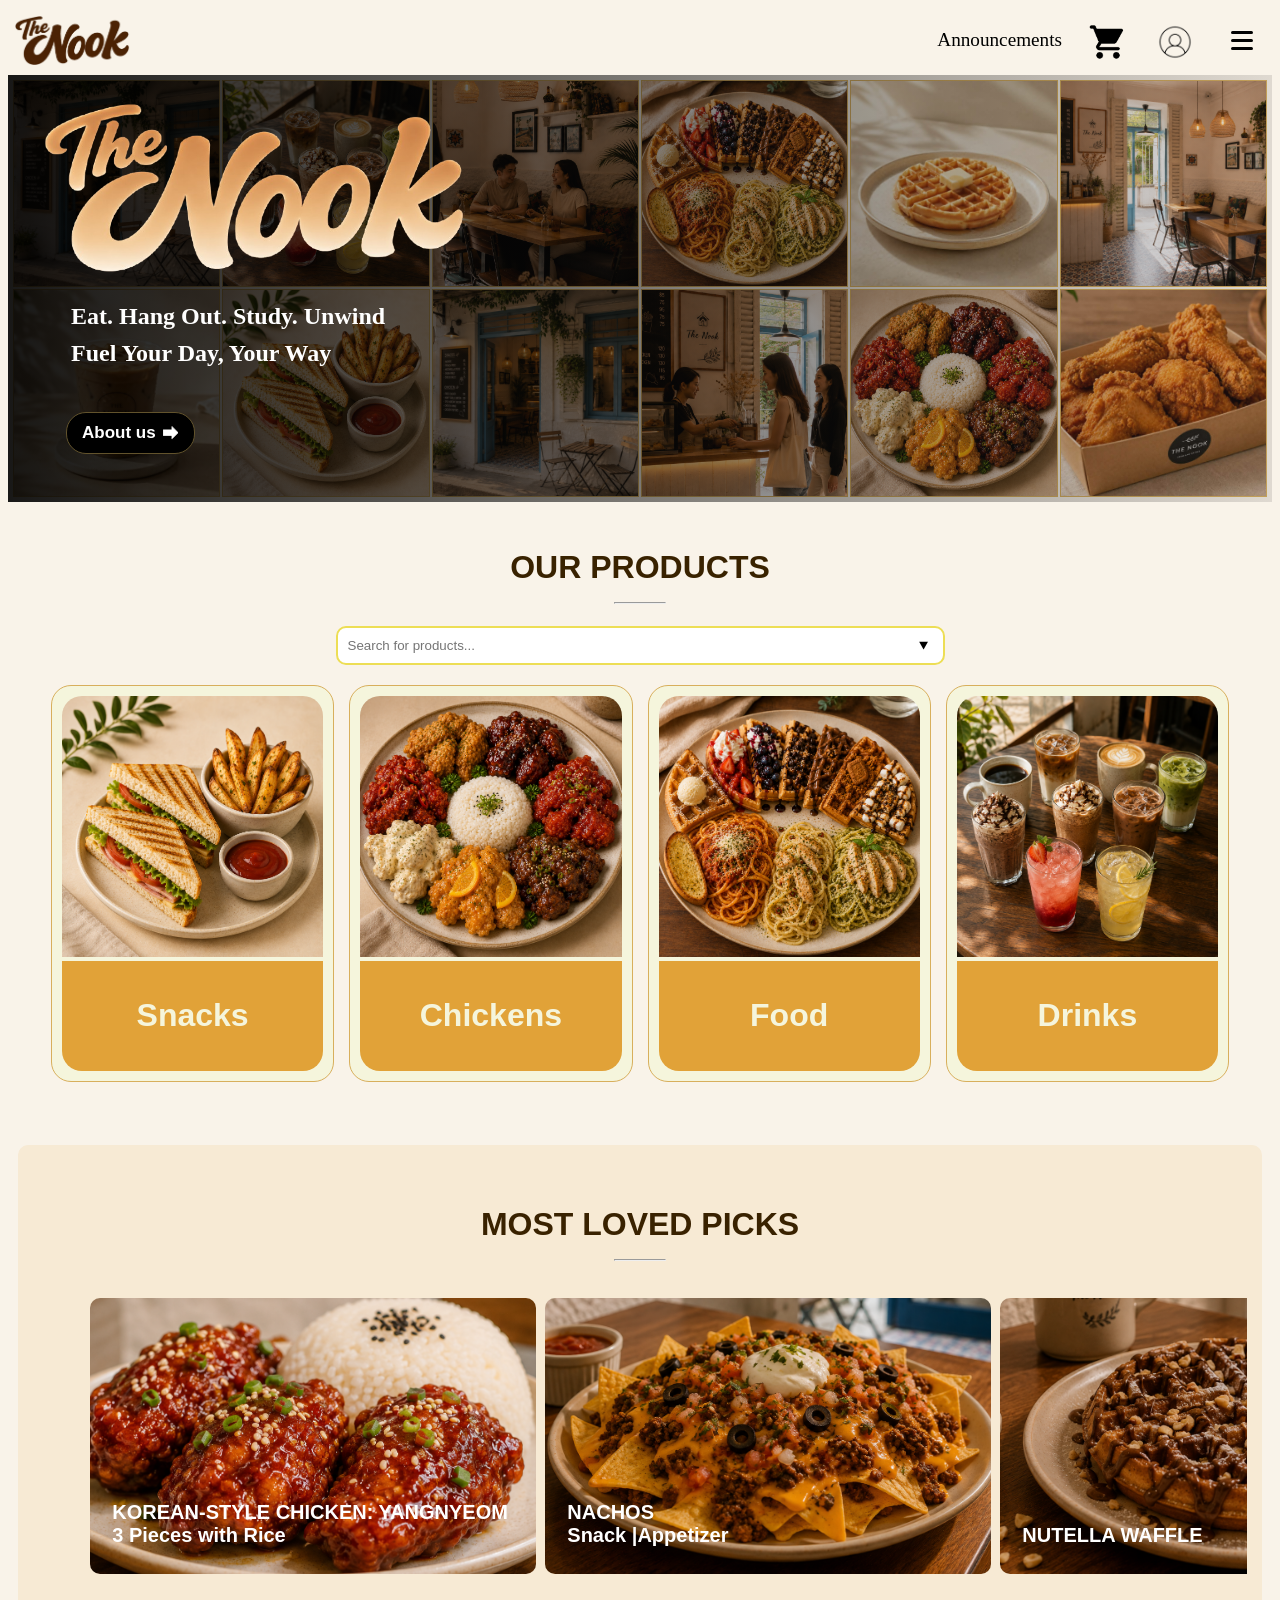
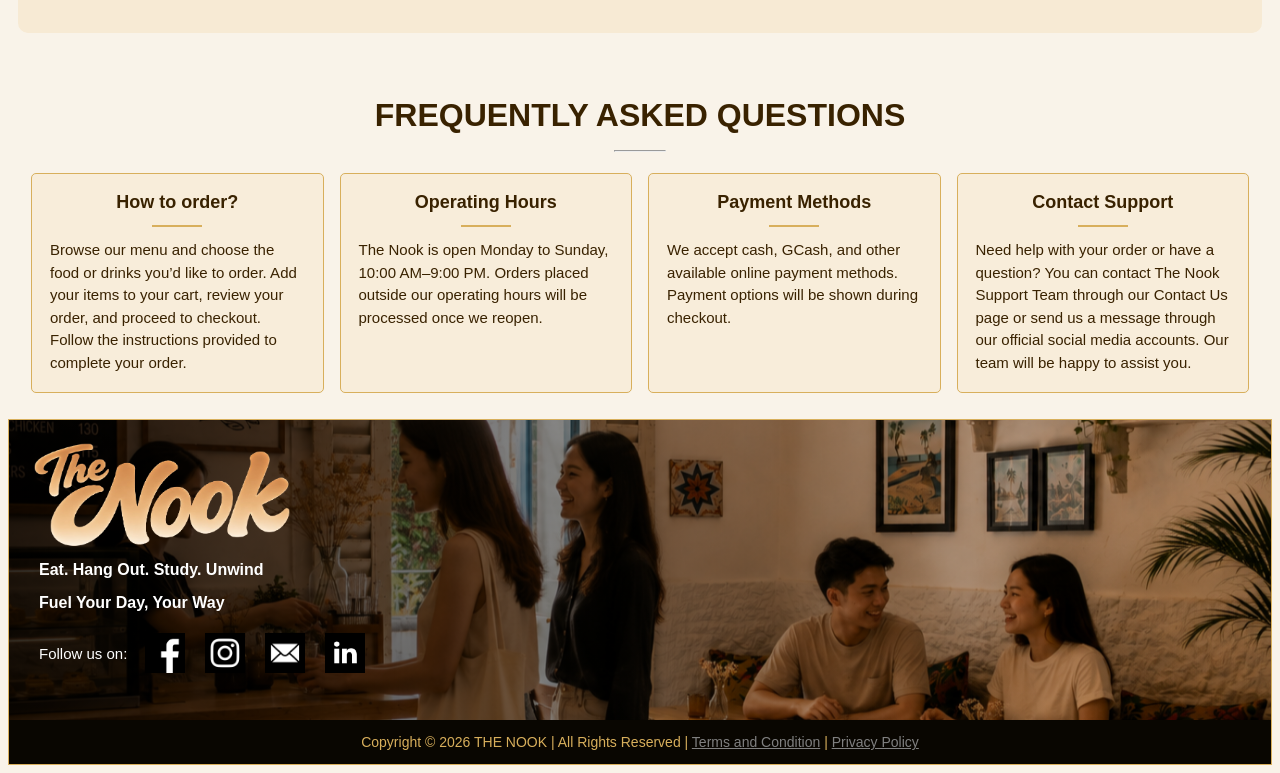
<file: index.html>
<!DOCTYPE html>
<html>
    <head>
        <meta charset="UTF-8">
        <meta name="viewport" content="width=device-width, initial-scale=1">
        <title>The Nook</title>
        <link rel="icon" type="image/png" href="images/theNook.png">
        <link rel="stylesheet" type="text/css" href="css/home-page-style.css">
        <link rel="transiton" href="../../assets/vendor/aos/dist/aos.css">
    </head>

    <body id="top">
        <!-- HEADER -->
        <div class="site-header">
            <a href="#top">
                <img src="images/NNook.png" class="site-logo">
            </a>

            <div class="burger-container">
                <button type="button" class="burger-button" id="burger-button" aria-label="Open menu" aria-expanded="false" aria-controls="nav-menu">
                    <span class="burger-bar"></span>
                    <span class="burger-bar"></span>
                    <span class="burger-bar"></span>
                </button>

                <nav id="nav-menu" class="dropdown-menu" aria-label="Main navigation">
                    <a href="#top">Home</a>
                    <a href="#products">Products</a>
                    <div class="menu-divider"></div>
                    <a href="#faqs">FAQs</a>
                    <a href="#footer">Contact</a>
                </nav>
            </div>

            <a href="account-page.html">
                <div class="header-icon">
                    <img src="images/profIcon.png" class="profile-icon">
                </div>
            </a>

            <a href="cart-page.html">
                <div class="header-icon">
                    <img src="images/cart.png" class="cart-icon">
                    <span class="cart-count"></span>
                </div>
            </a>

            <a href="announcement-page.html">
                <p class="announcements-link">
                    Announcements
                </p>
            </a>
        </div>

        <!-- HERO SECTION -->
        <div class="hero-collage">
            <div id="hero-overlay">
                <img src="images/NNookGrad.png" class="hero-logo">

                <p class="hero-tagline">
                    Eat. Hang Out. Study. Unwind
                </p>

                <p class="hero-subtagline">
                    Fuel Your Day, Your Way
                </p>

                <a href="about-us-page.html">
                    <div class="about-us-button">
                        <p class="about-us-label">
                            About us
                        </p>

                        <p class="about-us-arrow">
                            🠲
                        </p>
                    </div>
                </a>
            </div>

            <div class="collage-tile">
                <img src="images/exterior.png" class="collage-image">
            </div>

            <div class="collage-tile">
                <img src="images/drinksIcon.png" class="collage-image">
            </div>

            <div class="collage-tile">
                <img src="images/eatin.png" class="collage-image">
            </div>

            <div class="collage-tile">
                <img src="images/foodIco.png" class="collage-image">
            </div>

            <div class="collage-tile">
                <img src="images/waff.jpg" class="collage-image">
            </div>

            <div class="collage-tile">
                <img src="images/interior.png" class="collage-image">
            </div>

            <div class="collage-tile">
                <img src="images/coff.jpg" class="collage-image">
            </div>

            <div class="collage-tile">
                <img src="images/snacksIcon.png" class="collage-image">
            </div>

            <div class="collage-tile">
                <img src="images/exterior.png" class="collage-image">
            </div>

            <div class="collage-tile">
                <img src="images/orderin.png" class="collage-image">
            </div>

            <div class="collage-tile">
                <img src="images/chikIcon.png" class="collage-image">
            </div>

            <div class="collage-tile">
                <img src="images/chik.jpg" class="collage-image">
            </div>
        </div>

        <!-- OUR PRODUCTS -->
        <div class="content-section" id="products">
            <h1 class="section-heading">
                Our Products
                <hr width="50px" style="color:rgb(216, 175, 92)"/>
            </h1>

            <label for="search-bar"></label>
            <input type="text" id="search-bar" name="search-bar" list="product-list" placeholder="Search for products..." autofocus>
            <datalist id="product-list">
                <option value="Sandwiches">
                <option value="Appetizers">
                <option value="Chicken">
                <option value="Salted Egg">
                <option value="Rice Meals">
                <option value="Waffles">
                <option value="Pasta">
                <option value="Coffee">
                <option value="Non-coffee">
                <option value="Refreshers">
                <option value="Frappe">
            </datalist>

            <div class="category-grid">
                <div class="category-card">
                    <a href="products-page.html#snacks">
                        <img src="images/snacksIcon.png" class="category-image">
                        <div class="category-name-box">
                            <h1 class="category-name">Snacks</h1>
                        </div>
                    </a>
                </div>
                <div class="category-card">
                    <a href="products-page.html#chickens">
                        <img src="images/chikIcon.png" class="category-image">
                        <div class="category-name-box">
                            <h1 class="category-name">Chickens</h1>
                        </div>
                    </a>
                </div>
                <div class="category-card">
                    <a href="products-page.html#foods">
                        <img src="images/foodIco.png" class="category-image">
                        <div class="category-name-box">
                            <h1 class="category-name">Food</h1>
                        </div>
                    </a>
                </div>
                <div class="category-card">
                    <a href="products-page.html#drinks">
                        <img src="images/drinksIcon.png" class="category-image">
                        <div class="category-name-box">
                            <h1 class="category-name">Drinks</h1>
                        </div>
                    </a>
                </div>
            </div>
        </div>

        <!-- MOST LOVED PICKS -->
        <div class="most-loved-section">
            <h1 class="section-heading">
                Most Loved Picks
                <hr width="50px" style="color:rgb(216, 175, 92)"/>
            </h1>

            <div class="most-loved-carousel">
                <div class="most-loved-slide">
                    <img src="images/mLchickenY.png" class="most-loved-image">

                    <p class="most-loved-caption">
                        KOREAN-STYLE CHICKEN: YANGNYEOM
                        <br/>
                        <span class="most-loved-category">
                            3 Pieces with Rice
                        </span>
                    </p>
                </div>

                <div class="most-loved-slide">
                    <img src="images/mLNachos.png" class="most-loved-image">

                    <p class="most-loved-caption">
                        NACHOS
                        <br/>
                        <span class="most-loved-category">
                            Snack |Appetizer
                        </span>
                    </p>
                </div>

                <div class="most-loved-slide">
                    <img src="images/mLNutellaWaff.png" class="most-loved-image">

                    <p class="most-loved-caption">
                        NUTELLA WAFFLE
                    </p>
                </div>

                <div class="most-loved-slide">
                    <img src="images/mLSpag.png" class="most-loved-image">

                    <p class="most-loved-caption">
                        SPAGHETTI
                        <br/>
                        <span class="most-loved-category">
                            Pasta
                        </span>
                    </p>
                </div>

                <div class="most-loved-slide">
                    <img src="images/mLNC.jpg" class="most-loved-image">

                    <p class="most-loved-caption">
                        OREO CREAM
                        <br/>
                        <span class="most-loved-category">
                            Drink | Non-coffee | OVER-ICE
                        </span>
                    </p>
                </div>

                <div class="most-loved-slide">
                    <img src="images/mLCoff.jpg" class="most-loved-image">

                    <p class="most-loved-caption">
                        MOCHA
                        <br/>
                        <span class="most-loved-category">
                            Drink | Coffee
                        </span>
                    </p>
                </div>

                <div class="most-loved-slide">
                    <img src="images/mLFrap.jpg" class="most-loved-image">

                    <p class="most-loved-caption">
                        MATCHA
                        <br/>
                        <span class="most-loved-category">
                            Drink | Frappe
                        </span>
                    </p>
                </div>

                <div class="most-loved-slide">
                    <img src="images/mLRefresher.jpg" class="most-loved-image">

                    <p class="most-loved-caption">
                        LYCHEE
                        <br/>
                        <span class="most-loved-category">
                            Drink | Refresher
                        </span>
                    </p>
                </div>
            </div>
        </div>

        <!-- FAQS -->
        <div class="content-section" id="faqs">
            <h1 class="section-heading">
                Frequently Asked Questions
                <hr width="50px" style="color:rgb(216, 175, 92)"/>
            </h1>

            <div class="faq-cards">
                <div class="faq-card">
                    <h2 class="faq-question">How to order?</h2>
                    <hr class="faq-divider">
                    <p class="faq-answer">
                        Browse our menu and choose the food or drinks you’d like to order.
                        Add your items to your cart, review your order, and proceed to checkout.
                        Follow the instructions provided to complete your order.
                    </p>
                </div>

                <div class="faq-card">
                    <h2 class="faq-question">Operating Hours</h2>
                    <hr class="faq-divider">
                    <p class="faq-answer">
                        The Nook is open Monday to Sunday, 10:00 AM–9:00 PM.
                        Orders placed outside our operating hours will be processed once we reopen.
                    </p>
                </div>

                <div class="faq-card">
                    <h2 class="faq-question">Payment Methods</h2>
                    <hr class="faq-divider">
                    <p class="faq-answer">
                        We accept cash, GCash, and other available online payment methods.
                        Payment options will be shown during checkout.
                    </p>
                </div>

                <div class="faq-card">
                    <h2 class="faq-question">Contact Support</h2>
                    <hr class="faq-divider">
                    <p class="faq-answer">
                        Need help with your order or have a question?
                        You can contact The Nook Support Team through our Contact Us page or send us a message
                        through our official social media accounts. Our team will be happy to assist you.
                    </p>
                </div>
            </div>
        </div>

        <!-- FOOTER -->
        <footer class="site-footer" id="footer">
            <div class="footer-banner">
                <div class="footer-background">
                    <img src="images/mainfeat.png">
                </div>

                <div id="footer-overlay">
                    <img src="images/NNookGrad.png" class="footer-logo">

                    <div class="footer-taglines">
                        <p class="footer-tagline">
                            Eat. Hang Out. Study. Unwind
                        </p>

                        <p class="footer-subtagline">
                            Fuel Your Day, Your Way
                        </p>
                    </div>

                    <div class="social-links">
                        <p class="social-links-title">
                            Follow us on:
                        </p>

                        <a href="https://www.facebook.com/mndzlynx/" target="_blank">
                            <img src="images/fbIcon.png" class="social-icon" title="Go to Facebook">
                        </a>

                        <a href="https://www.instagram.com/" target="_blank">
                            <img src="images/igIcon.jpg" class="social-icon" title="Go to Instagram">
                        </a>

                        <a href="mailto: julie05annmendoza@gmail.com" target="_blank">
                            <img src="images/mailIcon.jpg" class="social-icon" title="Go to Gmail">
                        </a>

                        <a href="https://www.linkedin.com/login/" target="_blank">
                            <img src="images/inIcon.jpg" class="social-icon" title="Go to Linked In">
                        </a>
                    </div>
                </div>
            </div>

            <div class="copyright">
                <p style="text-align: center;">
                    Copyright &copy; 2026 THE NOOK | All Rights Reserved | <span class="legal-link">Terms and Condition</span> | <span class="legal-link">Privacy Policy</span>
                </p>
            </div>
        </footer>

        <script src="java-scripts/home-page.js"></script>
        <script src="java-scripts/shared-data-and-cart.js"></script>
    </body>
</html>
</file>
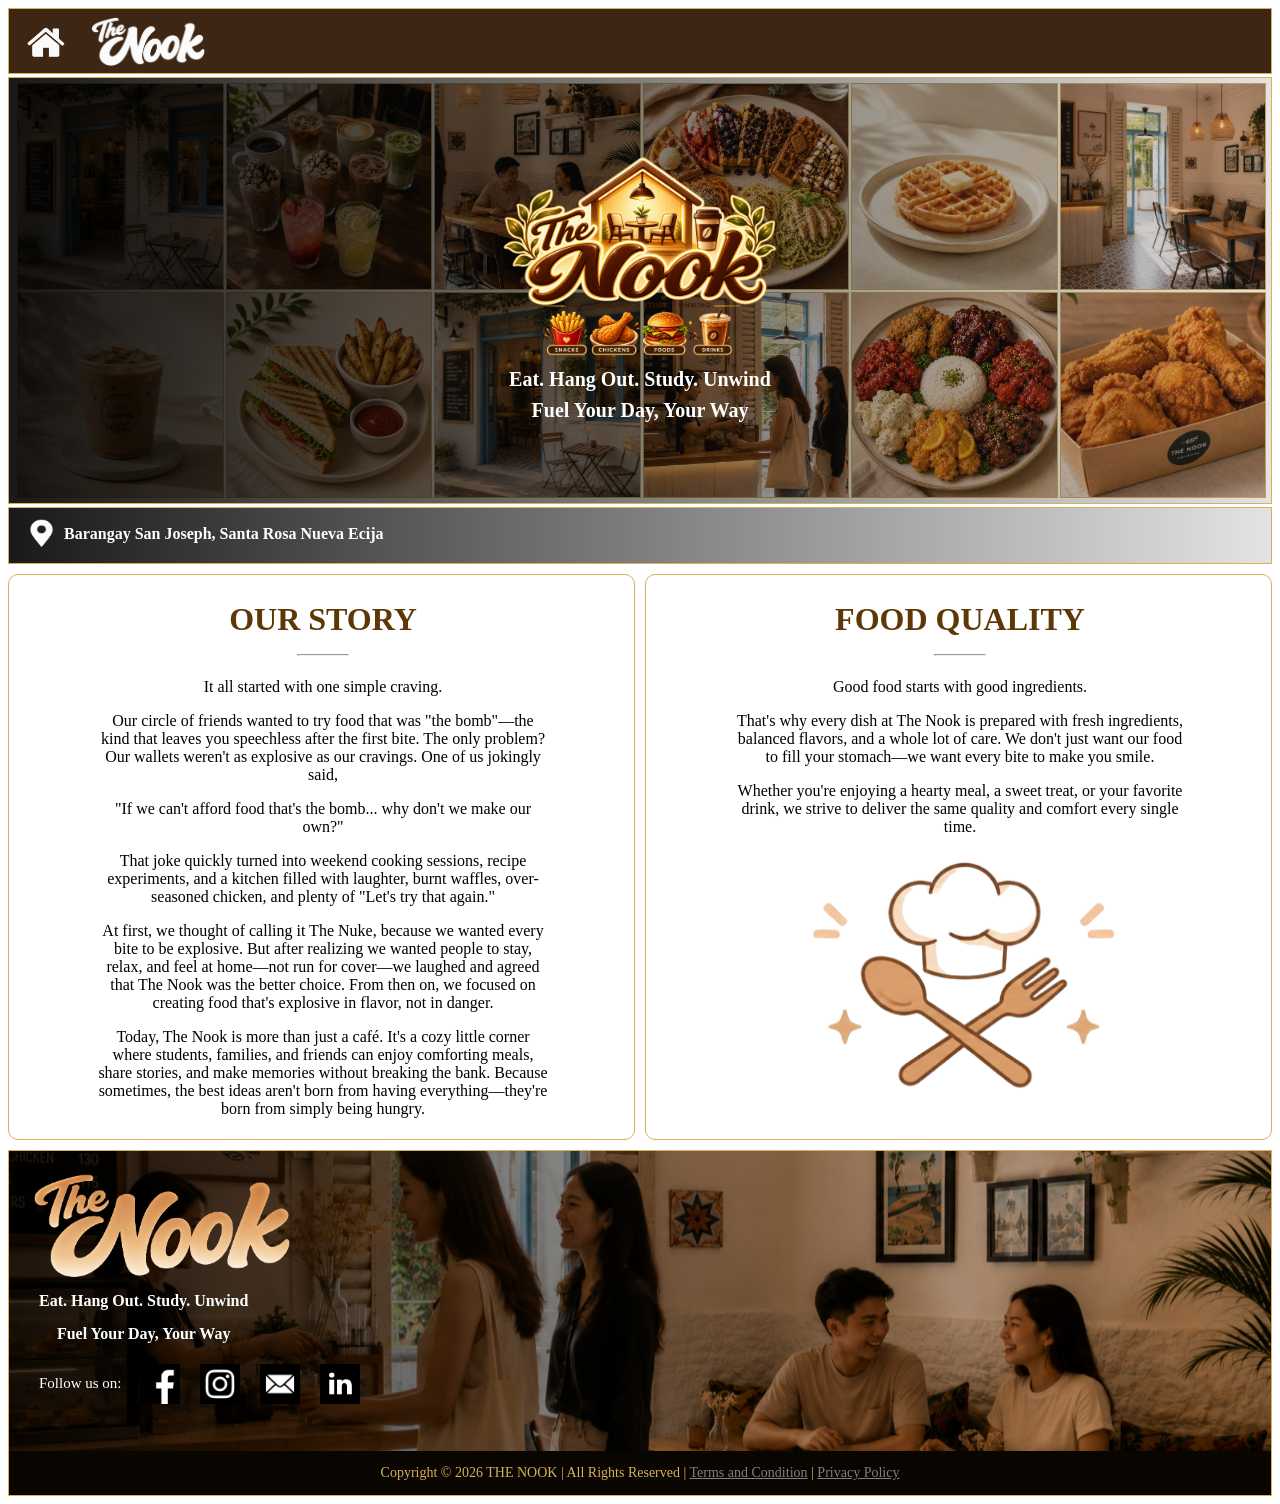
<file: about-us-page.html>
<!DOCTYPE html>
<html>
    <head>
        <meta charset="UTF-8">
        <meta name="viewport" content="width=device-width, initial-scale=1">
        <title>About Nook</title>
        <link rel="icon" type="image/png" href="images/theNook.png">
        <link rel="stylesheet" type="text/css" href="css/about-us-page-style.css">
    </head>
    <body id="page-top">
        <!-- HEADER -->
        <div class="page-header">
            <a href="index.html">
                <img src="images/HomeWhite.png" class="home-icon">
            </a>

            <a href="#page-top">
                <img src="images/NookWhite.png" class="nook-logo">
            </a>
        </div>

        <!-- HERO SECTION -->
        <div class="hero-collage">
            <div id="hero-overlay">
                <img src="images/NookLogo.png" class="hero-logo">

                <p class="hero-tagline">
                    Eat. Hang Out. Study. Unwind
                </p>

                <p class="hero-subtagline">
                    Fuel Your Day, Your Way
                </p>


            </div>

            <div class="collage-tile">
                <img src="images/exterior.png" width="201px" height="201px">
            </div>

            <div class="collage-tile">
                <img src="images/drinksIcon.png" width="201px" height="201px">
            </div>

            <div class="collage-tile">
                <img src="images/eatin.png" width="201px" height="201px">
            </div>

            <div class="collage-tile">
                <img src="images/foodIco.png" width="201px" height="201px">
            </div>

            <div class="collage-tile">
                <img src="images/waff.jpg" width="201px" height="201px">
            </div>

            <div class="collage-tile">
                <img src="images/interior.png" width="201px" height="201px">
            </div>

            <div class="collage-tile">
                <img src="images/coff.jpg" width="201px" height="201px">
            </div>

            <div class="collage-tile">
                <img src="images/snacksIcon.png" width="201px" height="201px">
            </div>

            <div class="collage-tile">
                <img src="images/exterior.png" width="201px" height="201px">
            </div>

            <div class="collage-tile">
                <img src="images/orderin.png" width="201px" height="201px">
            </div>

            <div class="collage-tile">
                <img src="images/chikIcon.png" width="201px" height="201px">
            </div>

            <div class="collage-tile">
                <img src="images/chik.jpg" width="201px" height="201px">
            </div>

        </div>

        <!-- LOCATION -->
        <div class="location-bar">
            <a href="https://maps.app.goo.gl/ZwQFkVCBekW1GPjD7" id="location-link">
                <img src="images/locIcon.png" class="location-icon">
                <p class="location-address" id="location-address">
                    Barangay San Joseph, Santa Rosa Nueva Ecija
                </p>
            
            </a>
        </div>

        <div class="about-sections">
            <!-- OUR STORY -->
            <div class="about-section">
                <h1 class="about-section-heading">
                    OUR STORY
                    <hr width="50px" style="color:rgb(240, 194, 102)"/>
                </h1>

                <p>
                    It all started with one simple craving.
                </p>

                <p>
                    Our circle of friends wanted to try food that was "the bomb"—the kind that leaves you speechless after the first bite. The only problem? Our wallets weren't as explosive as our cravings.

                One of us jokingly said,
                </p>

                <p>
                    "If we can't afford food that's the bomb... why don't we make our own?"
                </p>

                 <p>   
                    That joke quickly turned into weekend cooking sessions, recipe experiments, and a kitchen filled with laughter, burnt waffles, over-seasoned chicken, and plenty of "Let's try that again."
                </p>

                <p>
                    At first, we thought of calling it The Nuke, because we wanted every bite to be explosive. But after realizing we wanted people to stay, relax, and feel at home—not run for cover—we laughed and agreed that The Nook was the better choice.

                From then on, we focused on creating food that's explosive in flavor, not in danger.
                </p>

                <p>
                    Today, The Nook is more than just a café. It's a cozy little corner where students, families, and friends can enjoy comforting meals, share stories, and make memories without breaking the bank.

                Because sometimes, the best ideas aren't born from having everything—they're born from simply being hungry.
                </p>
            </div>

            <!-- FOOD QUALITY -->
            <div class="about-section">
                <h1 class="about-section-heading">
                    FOOD QUALITY
                    <hr width="50px" style="color:rgb(216, 175, 92)"/>
                </h1>

                <p>
                    Good food starts with good ingredients.
                </p>

                <p>
                    That's why every dish at The Nook is prepared with fresh ingredients, balanced flavors, and a whole lot of care. We don't just want our food to fill your stomach—we want every bite to make you smile.
                </p>

                <p>
                    Whether you're enjoying a hearty meal, a sweet treat, or your favorite drink, we strive to deliver the same quality and comfort every single time.
                </p>

                <img src="images/food-quality-picture.png">

            </div>
        </div>

        <!-- FOOTER -->
        <footer class="site-footer" id="footer">
            <div class="footer-banner">
                <div class="footer-background">
                    <img src="images/mainfeat.png">
                </div>

                <div id="footer-overlay">
                    <img src="images/NNookGrad.png" class="footer-logo">

                    <div class="footer-taglines">
                        <p class="footer-tagline">
                            Eat. Hang Out. Study. Unwind
                        </p>

                        <p class="footer-subtagline">
                            Fuel Your Day, Your Way
                        </p>
                    </div>

                    <div class="social-links">
                        <p class="social-links-title">
                            Follow us on:
                        </p>

                        <a href="https://www.facebook.com/mndzlynx/" target="_blank">
                            <img src="images/fbIcon.png" class="social-icon" title="Go to Facebook">
                        </a>

                        <a href="https://www.instagram.com/" target="_blank">
                            <img src="images/igIcon.jpg" class="social-icon" title="Go to Instagram">
                        </a>

                        <a href="mailto: julie05annmendoza@gmail.com" target="_blank">
                            <img src="images/mailIcon.jpg" class="social-icon" title="Go to Gmail">
                        </a>

                        <a href="https://www.linkedin.com/login/" target="_blank">
                            <img src="images/inIcon.jpg" class="social-icon" title="Go to Linked In">
                        </a>
                    </div>
                </div>
            </div>

            <div class="copyright">
                <p style="text-align: center;">
                    Copyright &copy; 2026 THE NOOK | All Rights Reserved | <span class="legal-link">Terms and Condition</span> | <span class="legal-link">Privacy Policy</span>
                </p>
            </div>
        </footer>

        <!-- SCRIPTS -->
        <script src="java-scripts/shared-data-and-cart.js"></script>
        <script src="java-scripts/about-us-page.js"></script>
    </body>
</html>
</file>
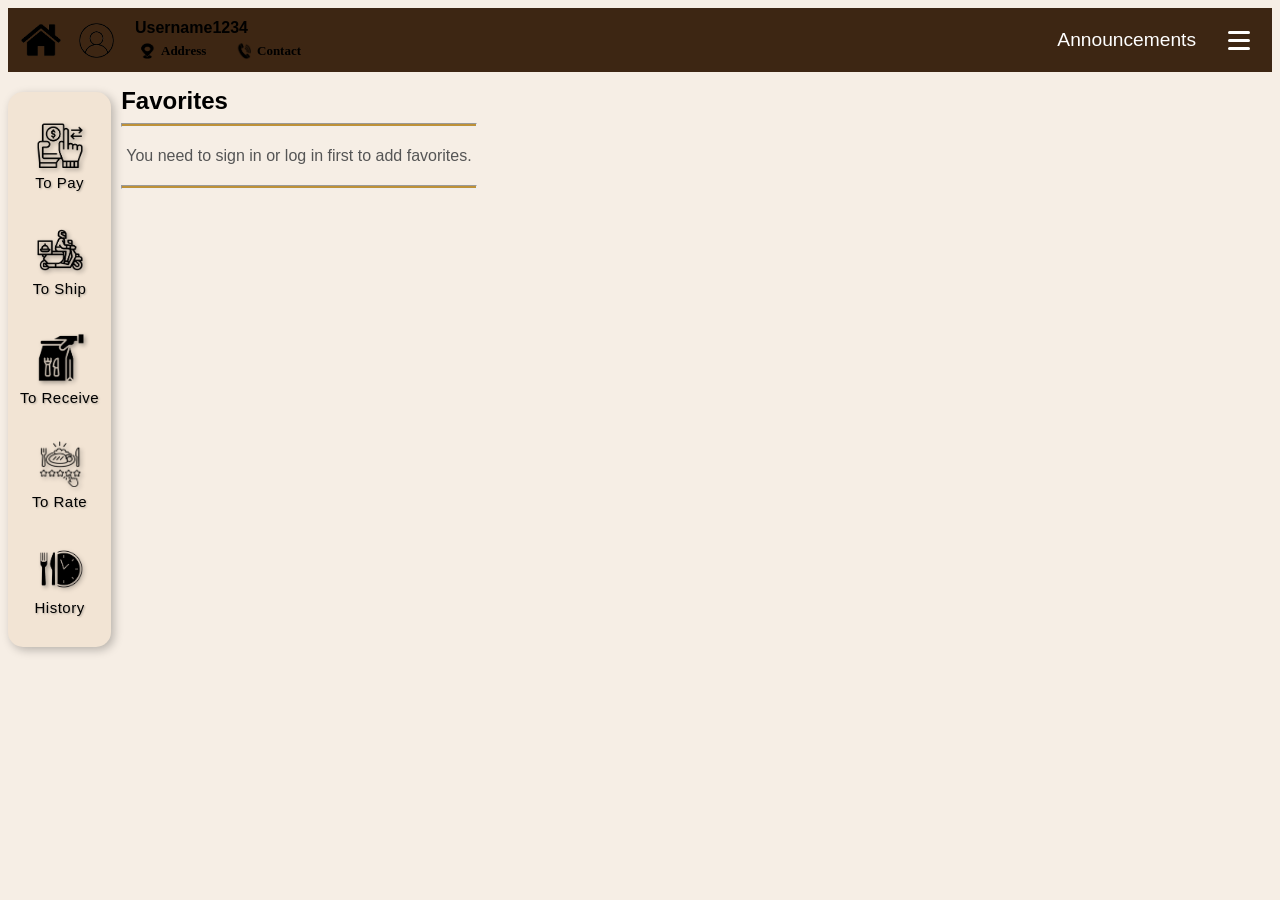
<file: account-page.html>
<!DOCTYPE html>
<html>
    <head>
        <meta charset="UTF-8">
        <meta name="viewport" content="width=device-width, initial-scale=1">
        <title>Account</title>
        <link rel="icon" type="image/png" href="images/theNook.png">
        <link rel="stylesheet" href="https://cdnjs.cloudflare.com/ajax/libs/font-awesome/4.7.0/css/font-awesome.min.css">
        <link rel="stylesheet" type="text/css" href="css/account-page-style.css">
    </head>

    <body id="page-top">
        <!-- HEADER -->
        <div class="page-header">
            <a href="index.html">
                <img src="images/home.png" class="home-icon">
            </a>

            <img src="images/profIcon.png" class="profile-icon">
            <div class="user-details">
                <div class="username-row">
                    <p class="username" id="username-text">Username1234</p>
                    <span class="account-status-badge" id="account-status-badge" title="Click to change"></span>
                </div>
                <span class="login-hint" id="login-hint" hidden></span>

                <div class="user-contact-info">
                    <a href="https://maps.app.goo.gl/ZwQFkVCBekW1GPjD7" id="user-location-link" target="_blank">
                        <img src="images/blackLoc.png" class="location-icon">
                        <span class="user-info-text" id="user-location-text">Address</span>
                    </a>

                    <div class="contact-row">
                        <img src="images/contactIcon.png" class="contact-icon">
                        <span class="user-info-text" id="user-contact-text">Contact</span>
                    </div>
                </div>
            </div>

            <a href="announcement-page.html" class="announcements-link" aria-label="Announcements" title="Announcements">Announcements</a>

            <div class="burger-menu-container">
                <button type="button" class="burger-button" id="burger-button" aria-label="Open menu" aria-expanded="false" aria-controls="account-menu">
                    <span class="burger-bar"></span>
                    <span class="burger-bar"></span>
                    <span class="burger-bar"></span>
                </button>

                <nav id="account-menu" class="dropdown-menu" aria-label="Account menu">
                    <p class="menu-section-title">My Account</p>
                    <a href="#editProfile" data-action="edit-profile">Edit Profile</a>
                    <a href="#account-security-modal">Account &amp; Security</a>
                    <a href="#my-addresses-modal">My Addresses</a>
                    <div class="menu-divider"></div>
                    <p class="menu-section-title">Settings</p>
                    <a href="#notification-settings-modal">Notification Settings</a>
                    <a href="#privacy-settings-modal">Privacy Settings</a>
                    <div class="menu-divider"></div>
                    <a href="#" id="logout-link" hidden>Log out</a>
                </nav>
            </div>
        </div>
        <!-- ORDER MENU -->
        <div class="page-body">
            <div class="order-menu">
                <a href="#to-pay-modal">
                    <div class="order-menu-item">
                        <img src="images/toPay.png" class="order-menu-icon">
                        <p class="order-menu-label">To Pay</p>
                        <span class="order-count-badge" id="to-pay-count"></span>
                        
                    </div>
                </a>

                <div id="to-pay-modal" class="modal">
                    <div class="modal-content">
                        <a href="#page-top" class="modal-close-button">&times;</a>
                        <h2 class="modal-title">To Pay</h2>
                        <hr class="gold-divider"/>
                        <div id="to-pay-list"></div>
                    </div>
                </div>

                <a href="#to-ship-modal">
                    <div class="order-menu-item">
                        <img src="images/toShip.png" class="order-menu-icon">
                        <p class="order-menu-label">To Ship</p>
                        <span class="order-count-badge" id="to-ship-count"></span>
                    </div>
                </a>

                <div id="to-ship-modal" class="modal">
                    <div class="modal-content">
                        <a href="#page-top" class="modal-close-button">&times;</a>
                        <h2 class="modal-title">To Ship</h2>
                        <hr class="gold-divider"/>
                        <div id="to-ship-list"></div>
                    </div>
                </div>

                <a href="#to-receive-modal">
                    <div class="order-menu-item">
                        <img src="images/toReceive.png" class="order-menu-icon">
                        <p class="order-menu-label">To Receive</p>
                        <span class="order-count-badge" id="to-receive-count"></span>
                    </div>
                </a>

                <div id="to-receive-modal" class="modal">
                    <div class="modal-content">
                        <a href="#page-top" class="modal-close-button">&times;</a>
                        <h2 class="modal-title">To Receive</h2>
                        <hr class="gold-divider"/>
                        <div id="to-receive-list"></div>
                    </div>
                </div>

                <a href="#to-rate-modal">
                    <div class="order-menu-item">
                        <img src="images/toRate.png" class="order-menu-icon">
                        <p class="order-menu-label">To Rate</p>
                        <span class="order-count-badge" id="to-rate-count"></span>
                    </div>
                </a>

                <div id="to-rate-modal" class="modal">
                    <div class="modal-content">
                        <a href="#page-top" class="modal-close-button">&times;</a>
                        <h2 class="modal-title">To Rate</h2>
                        <hr class="gold-divider"/>
                        <div id="to-rate-list"></div>
                    </div>
                </div>

                <a href="#history-modal">
                    <div class="order-menu-item">
                        <img src="images/viewHistory.png" class="order-menu-icon">
                        <p class="order-menu-label">History</p>
                        <span class="order-count-badge" id="history-count"></span>
                    </div>
                </a>

                <div id="history-modal" class="modal">
                    <div class="modal-content">
                        <a href="#page-top" class="modal-close-button">&times;</a>
                        <h2 class="modal-title">History</h2>
                        <hr class="gold-divider"/>
                        <div id="history-list"></div>
                    </div>
                </div>
            </div>

            <!-- FAVORITES -->
            <div class="favorites-section">
                <h2 class="favorites-title">Favorites</h2>
                <hr class="gold-divider"/>
                <p class="empty-message" id="favorites-notice"></p>
                <div id="favorites-list" hidden>
                    <a href="products-page.html#snacks">
                        <div class="favorite-card">
                            <div class="favorite-card-image-box">
                                <img src="prodImgs/hamNDcheese.png" class="favorite-card-image">

                                <div class="favorite-heart">
                                    <img src="images/like.png" class="favorite-heart-icon">
                                </div>
                            </div>
                            <div class="favorite-card-details">
                                <hr class="card-divider"/>
                                <p class="favorite-card-name">Ham and Cheese</p>
                            </div>
                        </div>
                    </a>
                </div>
                <hr class="gold-divider"/>
            </div>
        </div>

        <!-- ACCOUNT SETTINGS -->
        <div id="account-security-modal" class="modal">
            <div class="modal-content modal-small">
                <a href="#page-top" class="modal-close-button">&times;</a>
                <h2 class="modal-title">Account &amp; Security</h2>
                <hr class="gold-divider"/>
                <div id="account-security-info"></div>
                <button type="button" class="account-button" onclick="document.getElementById('logout-link').click()">Log out</button>
            </div>
        </div>

        <div id="my-addresses-modal" class="modal">
            <div class="modal-content modal-small">
                <a href="#page-top" class="modal-close-button">&times;</a>
                <h2 class="modal-title">My Addresses</h2>
                <hr class="gold-divider"/>
                <div id="my-addresses-info"></div>
            </div>
        </div>

        <div id="notification-settings-modal" class="modal">
            <div class="modal-content modal-small">
                <a href="#page-top" class="modal-close-button">&times;</a>
                <h2 class="modal-title">Notification Settings</h2>
                <hr class="gold-divider"/>
                <label class="setting-row"><input type="checkbox" id="notifications-checkbox"> Notify me about my orders and announcements</label>
                <p class="setting-note">Turn this on to get a message every time an order moves to the next step.</p>
            </div>
        </div>

        <div id="privacy-settings-modal" class="modal">
            <div class="modal-content modal-small">
                <a href="#page-top" class="modal-close-button">&times;</a>
                <h2 class="modal-title">Privacy Settings</h2>
                <hr class="gold-divider"/>
                <label class="setting-row"><input type="checkbox" id="private-account-checkbox"> Make my account private</label>
                <p class="setting-note">A private account is shown as "Anonymous" in the product reviews.</p>
            </div>
        </div>
        <!-- LOG IN / SIGN UP -->
        <div id="login-modal" class="login-modal" hidden>
            <div class="login-box" role="dialog" aria-modal="true" aria-label="Log in to The Nook">
                <button type="button" class="login-close-button" id="login-close-button" aria-label="Close">&times;</button>

                <div class="login-brand">
                    <img src="images/nook-login-form.png" alt="The Nook" class="login-logo">
                    <p class="login-tagline">Good Food. Cozy Vibes.</p>
                </div>

                <p class="login-error-message" id="login-error-message" role="alert" hidden></p>

                <div class="login-screen" data-view="main">
                    <h2 class="login-title">Welcome</h2>
                    <p class="login-subtitle">Log in to your The Nook account</p>

                    <button type="button" class="login-option-button" data-provider="Google">
                        <span class="login-option-icon">
                            <svg viewBox="0 0 48 48" width="26" height="26" aria-hidden="true"><path fill="#EA4335" d="M24 9.5c3.5 0 6.6 1.2 9.1 3.6l6.8-6.8C35.8 2.4 30.3 0 24 0 14.6 0 6.5 5.4 2.6 13.2l7.9 6.1C12.4 13.6 17.7 9.5 24 9.5z"/><path fill="#4285F4" d="M46.5 24.5c0-1.6-.1-3.1-.4-4.5H24v9h12.7c-.6 3-2.3 5.5-4.8 7.2l7.6 5.9c4.4-4.1 7-10.1 7-17.6z"/><path fill="#FBBC05" d="M10.5 28.7c-.5-1.5-.8-3.1-.8-4.7s.3-3.2.8-4.7l-7.9-6.1C.9 16.4 0 20.100 0 24s.9 7.600 2.600 10.800l7.900-6.100z"/><path fill="#34A853" d="M24 48c6.500 0 11.900-2.100 15.900-5.800l-7.600-5.900c-2.100 1.400-4.900 2.300-8.300 2.300-6.300 0-11.600-4.100-13.500-9.800l-7.900 6.100C6.500 42.600 14.600 48 24 48z"/></svg>
                        </span>
                        <span class="login-option-text">Continue with Google</span>
                    </button>

                    <button type="button" class="login-option-button" data-provider="Facebook">
                        <span class="login-option-icon">
                            <svg viewBox="0 0 48 48" width="28" height="28" aria-hidden="true"><circle cx="24" cy="24" r="24" fill="#1877F2"/><path fill="#fff" d="M33.3 30.9l1.100-6.900h-6.600v-4.500c0-1.900.9-3.700 3.900-3.700h3V9.900s-2.700-.5-5.300-.5c-5.400 0-8.900 3.300-8.900 9.200V24h-6v6.900h6V48h7.400V30.900z"/></svg>
                        </span>
                        <span class="login-option-text">Continue with Facebook</span>
                    </button>

                    <div class="login-or-divider"><span>or</span></div>

                    <button type="button" class="login-option-button login-option-main" data-go="new">
                        <span class="login-option-icon">
                            <svg viewBox="0 0 24 24" width="26" height="26" fill="none" stroke="currentColor" stroke-width="1.8" stroke-linecap="round" aria-hidden="true"><circle cx="9" cy="8" r="4"/><path d="M2 21c0-4 3-6.500 7-6.500s7 2.500 7 6.500"/><path d="M19 8v6M16 11h6"/></svg>
                        </span>
                        <span class="login-option-text">Create a New Account</span>
                    </button>

                    <button type="button" class="login-text-link" data-go="creds">Already have an account? Log in with username &amp; password</button>
                </div>

                <div class="login-screen" data-view="provider" hidden>
                    <h2 class="login-title" id="social-login-title">Continue with Google</h2>
                    <form id="social-login-form" class="login-form" novalidate>
                        <label class="login-label" for="social-login-input" id="social-login-label">Gmail address</label>
                        <input type="text" id="social-login-input" class="login-input" autocomplete="off">
                        <button type="submit" class="login-submit-button">Continue</button>
                        <button type="button" class="login-text-link" data-go="main">&larr; Back</button>
                    </form>
                </div>

                <div class="login-screen" data-view="profile" hidden>
                    <h2 class="login-title">Complete your profile</h2>
                    <p class="login-subtitle" id="complete-profile-message"></p>
                    <form id="complete-profile-form" class="login-form" novalidate>
                        <label class="login-label" for="complete-profile-address">Location (complete address)</label>
                        <textarea id="complete-profile-address" class="login-input" rows="3" placeholder="Enter full address here."></textarea>
                        <label class="login-label" for="complete-profile-contact">Contact number</label>
                        <input type="text" id="complete-profile-contact" class="login-input" maxlength="11" placeholder="e.g. 09123456789">
                        <button type="submit" class="login-submit-button">Save &amp; Continue</button>
                    </form>
                </div>

                <div class="login-screen" data-view="new" hidden>
                    <h2 class="login-title">Create a New Account</h2>
                    <form id="new-account-form" class="login-form" novalidate>
                        <label class="login-label" for="new-account-username">Username</label>
                        <input type="text" id="new-account-username" class="login-input" autocomplete="off">

                        <label class="login-label" for="new-account-password">Password</label>
                        <input type="password" id="new-account-password" class="login-input" autocomplete="new-password" placeholder="At least 6 characters">

                        <label class="login-label" for="new-account-confirm-password">Confirm password</label>
                        <input type="password" id="new-account-confirm-password" class="login-input" autocomplete="new-password" placeholder="Type the password again">
                        <p class="password-match-hint" id="password-match-hint"></p>

                        <label class="login-label" for="new-account-address">Location (complete address)</label>
                        <textarea id="new-account-address" class="login-input" rows="3" placeholder="Enter full address here."></textarea>

                        <label class="login-label" for="new-account-contact">Contact number</label>
                        <input type="text" id="new-account-contact" class="login-input" maxlength="11" placeholder="e.g. 09123456789">

                        <button type="submit" class="login-submit-button">Create Account</button>
                        <button type="button" class="login-text-link" data-go="main">&larr; Back</button>
                    </form>
                </div>

                <div class="login-screen" data-view="creds" hidden>
                    <h2 class="login-title" id="credentials-title">Log In</h2>
                    <p class="login-subtitle" id="credentials-note"></p>
                    <form id="credentials-form" class="login-form" novalidate>
                        <label class="login-label" for="credentials-username">Username</label>
                        <input type="text" id="credentials-username" class="login-input" autocomplete="username" aria-describedby="credentials-username-error">
                        <p class="login-field-error" id="credentials-username-error" role="alert" hidden></p>
                        <label class="login-label" for="credentials-password">Password</label>
                        <input type="password" id="credentials-password" class="login-input" autocomplete="current-password" aria-describedby="credentials-password-error">
                        <p class="login-field-error" id="credentials-password-error" role="alert" hidden></p>
                        <button type="submit" class="login-submit-button">Log In</button>
                        <button type="button" class="login-text-link" data-go="main">&larr; Back</button>
                    </form>
                </div>

                <p class="login-role-label">I am a...</p>
                <div class="login-role-buttons">
                    <button type="button" class="login-role-button" data-role="customer">
                        <svg viewBox="0 0 24 24" width="22" height="22" fill="none" stroke="currentColor" stroke-width="1.8" stroke-linecap="round" aria-hidden="true"><circle cx="12" cy="8" r="4"/><path d="M4 21c0-4 3.500-6 8-6s8 2 8 6"/></svg>
                        Customer
                    </button>
                    <button type="button" class="login-role-button" data-role="admin">
                        <svg viewBox="0 0 24 24" width="22" height="22" fill="none" stroke="currentColor" stroke-width="1.8" stroke-linecap="round" stroke-linejoin="round" aria-hidden="true"><path d="M12 3l8 3v6c0 4.500-3.200 8-8 9-4.800-1-8-4.500-8-9V6z"/><path d="M8.500 12l2.500 2.500 4.500-5"/></svg>
                        Admin
                    </button>
                    <button type="button" class="login-role-button" data-role="viewer">
                        <svg viewBox="0 0 24 24" width="22" height="22" fill="none" stroke="currentColor" stroke-width="1.8" stroke-linecap="round" stroke-linejoin="round" aria-hidden="true"><path d="M2 12s3.500-7 10-7 10 7 10 7-3.500 7-10 7S2 12 2 12z"/><circle cx="12" cy="12" r="3"/></svg>
                        Read Only
                    </button>
                </div>
            </div>
        </div>

        <!-- EDIT PROFILE -->
        <div id="edit-profile-modal" class="login-modal" hidden>
            <div class="login-box" role="dialog" aria-modal="true" aria-label="Edit profile">
                <button type="button" class="login-close-button" id="edit-profile-close-button" aria-label="Close">&times;</button>

                <h2 class="login-title">Edit Profile</h2>
                <p class="login-error-message" id="edit-profile-error-message" role="alert" hidden></p>

                <form id="edit-profile-form" class="login-form" novalidate>
                    <label class="login-label" for="edit-profile-username">Username</label>
                    <input type="text" id="edit-profile-username" class="login-input" autocomplete="off">

                    <label class="login-label" for="edit-profile-address">Location (complete address)</label>
                    <textarea id="edit-profile-address" class="login-input" rows="3" placeholder="Enter full address here."></textarea>

                    <label class="login-label" for="edit-profile-contact">Contact number</label>
                    <input type="text" id="edit-profile-contact" class="login-input" maxlength="11" placeholder="e.g. 09123456789">

                    <button type="submit" class="login-submit-button">Save Changes</button>
                    <button type="button" class="login-text-link" id="edit-profile-cancel-button">Cancel</button>
                </form>
            </div>
        </div>

        <script src="java-scripts/shared-data-and-cart.js"></script>
        <script src="java-scripts/account-page.js"></script>
    </body>
</html>
</file>
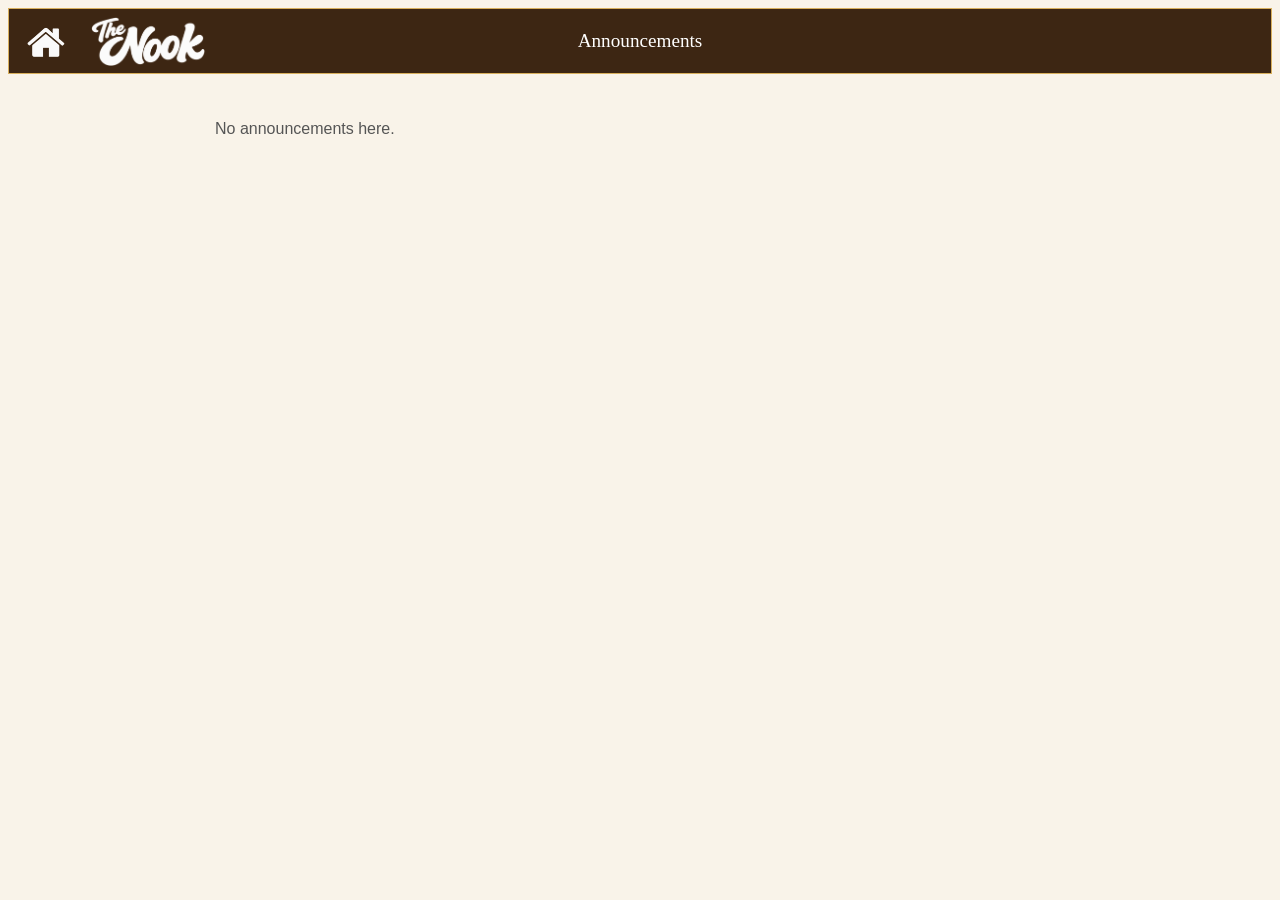
<file: announcement-page.html>
<!DOCTYPE html>
<html>
    <head>
        <meta charset="UTF-8">
        <meta name="viewport" content="width=device-width, initial-scale=1.0">
        <title>The Nook - Announcements</title>
        <link rel="icon" type="image/png" href="images/theNook.png">
        <link rel="stylesheet" type="text/css" href="css/announcement-page-style.css">
    </head>

    <body id="page-top">
        <!-- HEADER -->
        <div class="page-header">
            <a href="index.html" class="home-link">
                <img src="images/HomeWhite.png"
                    class="home-icon"
                    alt="Home">
            </a>

            <a href="#page-top" class="logo-link">
                <img src="images/NookWhite.png"
                    class="nook-logo"
                    alt="The Nook">
            </a>

            <p class="page-title">
                Announcements
            </p>
        </div>

        <!-- ANNOUNCEMENTS -->
        <main class="announcements-section" id="announcement-list"></main>

        <!-- ADD ANNOUNCEMENT BUTTON -->
        <button type="button" class="add-announcement-button" id="add-announcement-button" title="Add announcement" aria-label="Add announcement" hidden>+</button>

        <!-- ANNOUNCEMENT MODAL -->
        <div class="announcement-modal" id="announcement-modal" hidden>
            <div class="announcement-modal-box">
                <button type="button" class="announcement-modal-close-button" id="announcement-modal-close-button" aria-label="Close">&times;</button>
                <h2 id="announcement-modal-title">New Announcement</h2>
                <hr class="announcement-modal-divider">

                <p class="announcement-modal-label">Choose an icon</p>
                <div class="icon-picker" id="icon-picker"></div>

                <label class="announcement-modal-label" for="announcement-title-input">Title</label>
                <input type="text" id="announcement-title-input" maxlength="40" list="title-suggestions" placeholder="e.g. Special Update">
                <datalist id="title-suggestions">
                    <option value="Special Update">
                    <option value="Product Update">
                    <option value="New Announcement">
                    <option value="Promo">
                    <option value="Important Notice">
                </datalist>

                <label class="announcement-modal-label" for="announcement-text-input">Announcement</label>
                <textarea id="announcement-text-input" maxlength="300" placeholder="Type the announcement here..."></textarea>
                <p class="announcement-character-count" id="announcement-character-count">0 / 300</p>

                <div class="announcement-modal-actions">
                    <button type="button" class="announcement-button cancel-announcement-button" id="announcement-cancel-button">Cancel</button>
                    <button type="button" class="announcement-button" id="post-announcement-button">Post</button>
                </div>
            </div>
        </div>

        <!-- SCRIPTS -->
        <script src="java-scripts/shared-data-and-cart.js"></script>
        <script src="java-scripts/announcements-page.js"></script>
    </body>
</html>
</file>
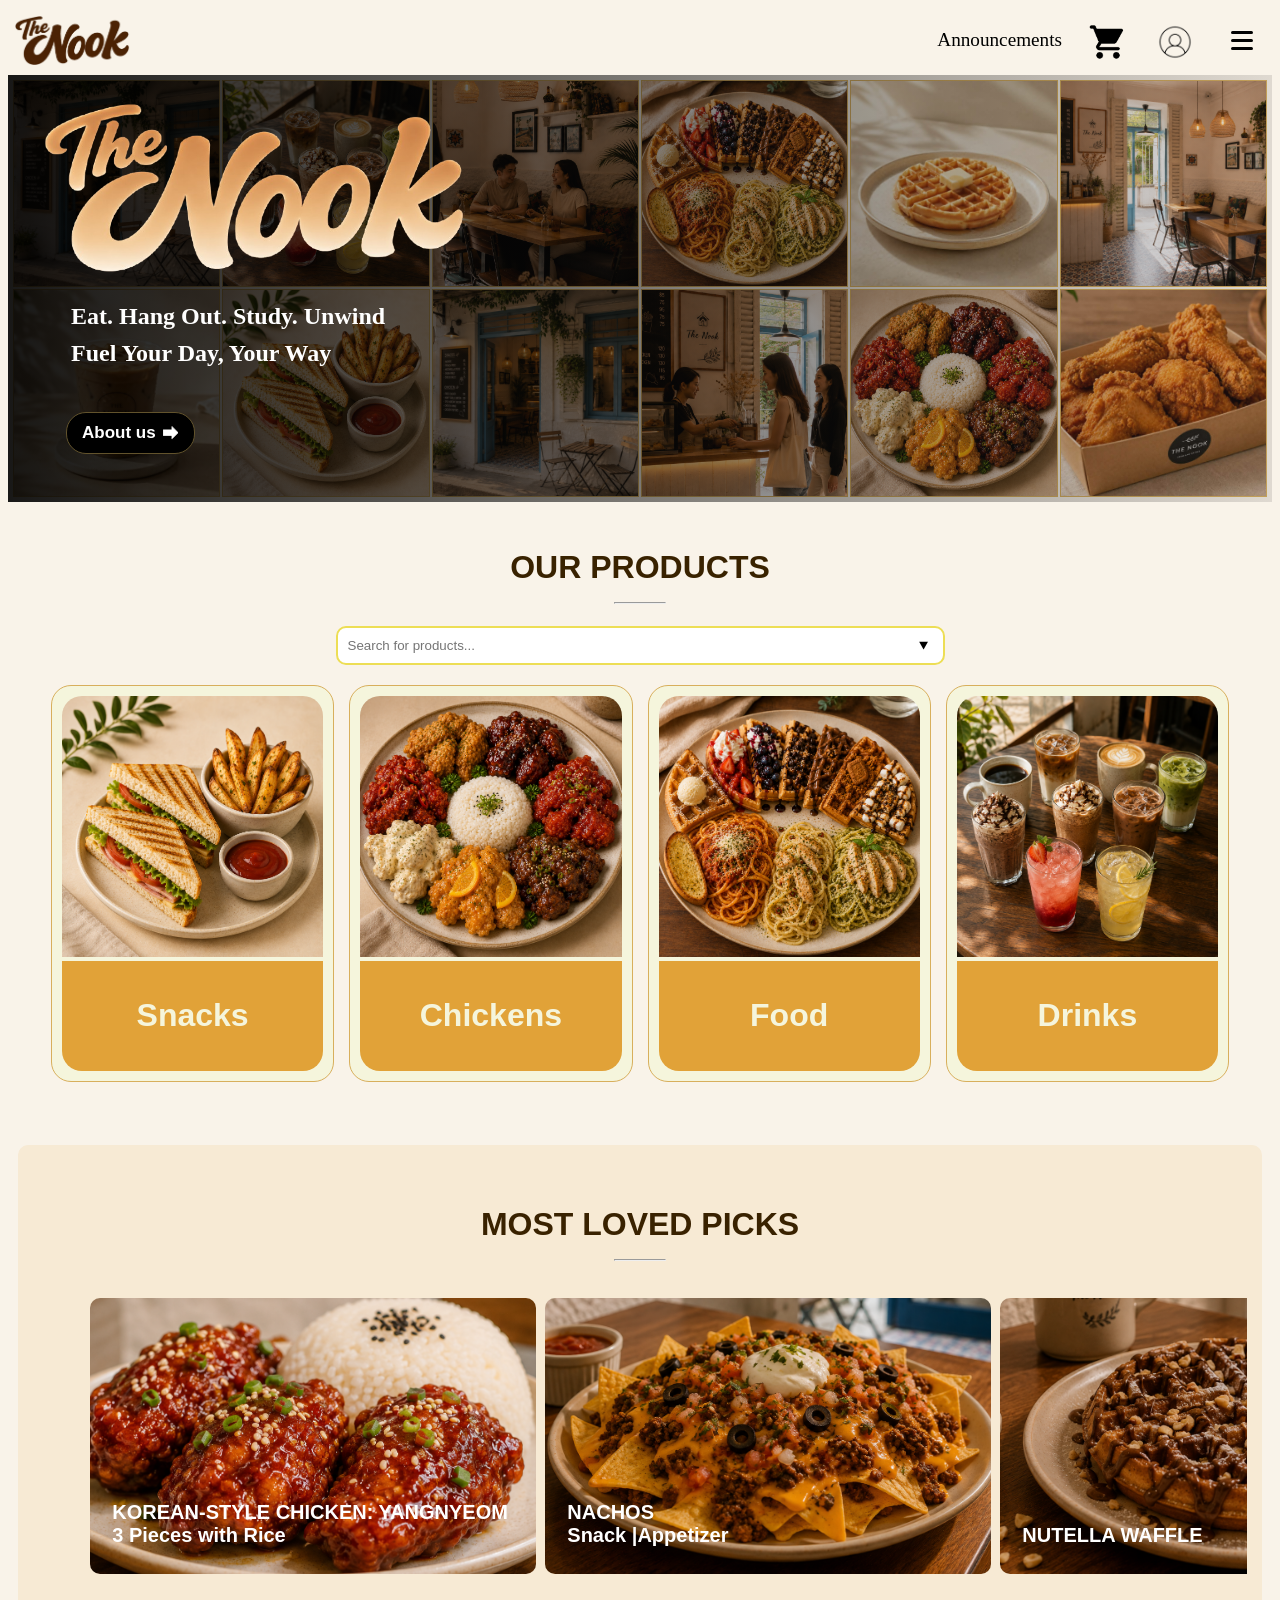
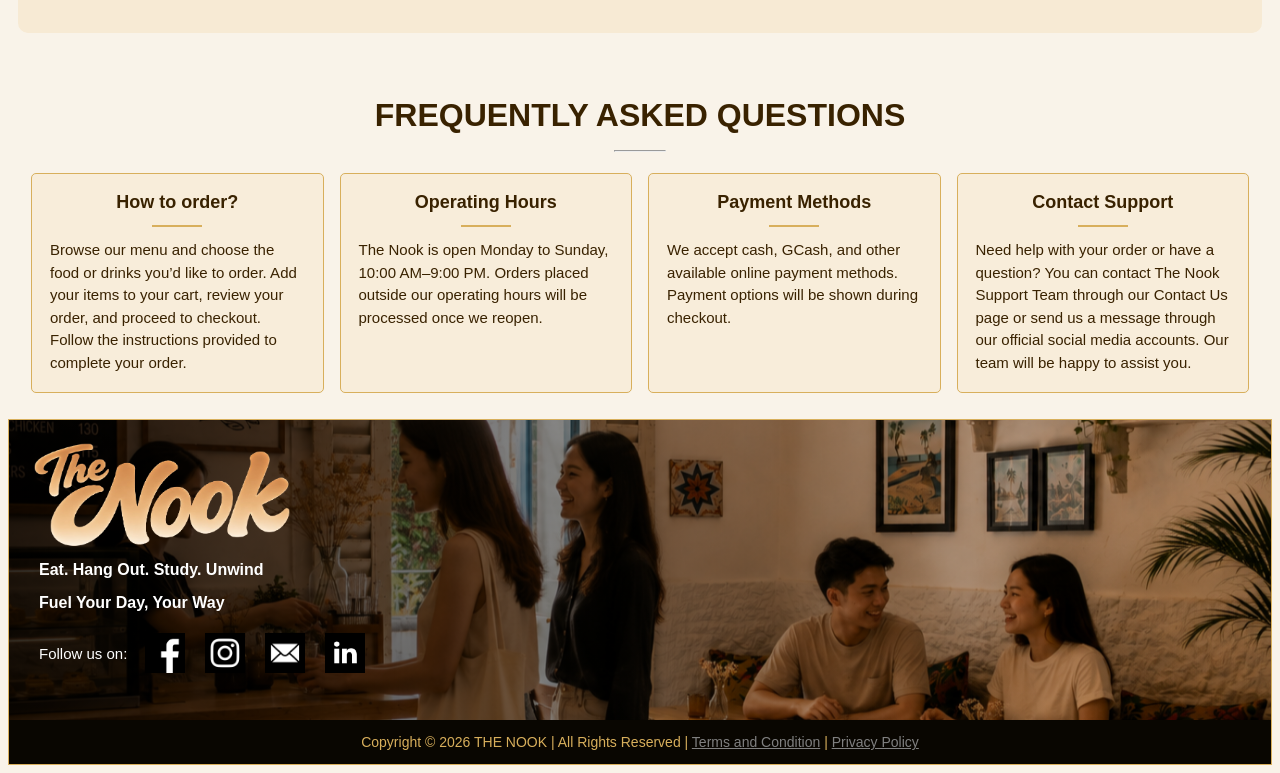
<file: home-page.html>
<!DOCTYPE html>
<html>
    <head>
        <meta charset="UTF-8">
        <meta name="viewport" content="width=device-width, initial-scale=1">
        <title>The Nook</title>
        <link rel="icon" type="image/png" href="images/theNook.png">
        <link rel="stylesheet" type="text/css" href="css/home-page-style.css">
        <link rel="transiton" href="../../assets/vendor/aos/dist/aos.css">
    </head>

    <body id="top">
        <!-- HEADER -->
        <div class="site-header">
            <a href="#top">
                <img src="images/NNook.png" class="site-logo">
            </a>

            <div class="burger-container">
                <button type="button" class="burger-button" id="burger-button" aria-label="Open menu" aria-expanded="false" aria-controls="nav-menu">
                    <span class="burger-bar"></span>
                    <span class="burger-bar"></span>
                    <span class="burger-bar"></span>
                </button>

                <nav id="nav-menu" class="dropdown-menu" aria-label="Main navigation">
                    <a href="#top">Home</a>
                    <a href="#products">Products</a>
                    <div class="menu-divider"></div>
                    <a href="#faqs">FAQs</a>
                    <a href="#footer">Contact</a>
                </nav>
            </div>

            <a href="account-page.html">
                <div class="header-icon">
                    <img src="images/profIcon.png" class="profile-icon">
                </div>
            </a>

            <a href="cart-page.html">
                <div class="header-icon">
                    <img src="images/cart.png" class="cart-icon">
                    <span class="cart-count"></span>
                </div>
            </a>

            <a href="announcement-page.html">
                <p class="announcements-link">
                    Announcements
                </p>
            </a>
        </div>

        <!-- HERO SECTION -->
        <div class="hero-collage">
            <div id="hero-overlay">
                <img src="images/NNookGrad.png" class="hero-logo">

                <p class="hero-tagline">
                    Eat. Hang Out. Study. Unwind
                </p>

                <p class="hero-subtagline">
                    Fuel Your Day, Your Way
                </p>

                <a href="about-us-page.html">
                    <div class="about-us-button">
                        <p class="about-us-label">
                            About us
                        </p>

                        <p class="about-us-arrow">
                            🠲
                        </p>
                    </div>
                </a>
            </div>

            <div class="collage-tile">
                <img src="images/exterior.png" class="collage-image">
            </div>

            <div class="collage-tile">
                <img src="images/drinksIcon.png" class="collage-image">
            </div>

            <div class="collage-tile">
                <img src="images/eatin.png" class="collage-image">
            </div>

            <div class="collage-tile">
                <img src="images/foodIco.png" class="collage-image">
            </div>

            <div class="collage-tile">
                <img src="images/waff.jpg" class="collage-image">
            </div>

            <div class="collage-tile">
                <img src="images/interior.png" class="collage-image">
            </div>

            <div class="collage-tile">
                <img src="images/coff.jpg" class="collage-image">
            </div>

            <div class="collage-tile">
                <img src="images/snacksIcon.png" class="collage-image">
            </div>

            <div class="collage-tile">
                <img src="images/exterior.png" class="collage-image">
            </div>

            <div class="collage-tile">
                <img src="images/orderin.png" class="collage-image">
            </div>

            <div class="collage-tile">
                <img src="images/chikIcon.png" class="collage-image">
            </div>

            <div class="collage-tile">
                <img src="images/chik.jpg" class="collage-image">
            </div>
        </div>

        <!-- OUR PRODUCTS -->
        <div class="content-section" id="products">
            <h1 class="section-heading">
                Our Products
                <hr width="50px" style="color:rgb(216, 175, 92)"/>
            </h1>

            <label for="search-bar"></label>
            <input type="text" id="search-bar" name="search-bar" list="product-list" placeholder="Search for products..." autofocus>
            <datalist id="product-list">
                <option value="Sandwiches">
                <option value="Appetizers">
                <option value="Chicken">
                <option value="Salted Egg">
                <option value="Rice Meals">
                <option value="Waffles">
                <option value="Pasta">
                <option value="Coffee">
                <option value="Non-coffee">
                <option value="Refreshers">
                <option value="Frappe">
            </datalist>

            <div class="category-grid">
                <div class="category-card">
                    <a href="products-page.html#snacks">
                        <img src="images/snacksIcon.png" class="category-image">
                        <div class="category-name-box">
                            <h1 class="category-name">Snacks</h1>
                        </div>
                    </a>
                </div>
                <div class="category-card">
                    <a href="products-page.html#chickens">
                        <img src="images/chikIcon.png" class="category-image">
                        <div class="category-name-box">
                            <h1 class="category-name">Chickens</h1>
                        </div>
                    </a>
                </div>
                <div class="category-card">
                    <a href="products-page.html#foods">
                        <img src="images/foodIco.png" class="category-image">
                        <div class="category-name-box">
                            <h1 class="category-name">Food</h1>
                        </div>
                    </a>
                </div>
                <div class="category-card">
                    <a href="products-page.html#drinks">
                        <img src="images/drinksIcon.png" class="category-image">
                        <div class="category-name-box">
                            <h1 class="category-name">Drinks</h1>
                        </div>
                    </a>
                </div>
            </div>
        </div>

        <!-- MOST LOVED PICKS -->
        <div class="most-loved-section">
            <h1 class="section-heading">
                Most Loved Picks
                <hr width="50px" style="color:rgb(216, 175, 92)"/>
            </h1>

            <div class="most-loved-carousel">
                <div class="most-loved-slide">
                    <img src="images/mLchickenY.png" class="most-loved-image">

                    <p class="most-loved-caption">
                        KOREAN-STYLE CHICKEN: YANGNYEOM
                        <br/>
                        <span class="most-loved-category">
                            3 Pieces with Rice
                        </span>
                    </p>
                </div>

                <div class="most-loved-slide">
                    <img src="images/mLNachos.png" class="most-loved-image">

                    <p class="most-loved-caption">
                        NACHOS
                        <br/>
                        <span class="most-loved-category">
                            Snack |Appetizer
                        </span>
                    </p>
                </div>

                <div class="most-loved-slide">
                    <img src="images/mLNutellaWaff.png" class="most-loved-image">

                    <p class="most-loved-caption">
                        NUTELLA WAFFLE
                    </p>
                </div>

                <div class="most-loved-slide">
                    <img src="images/mLSpag.png" class="most-loved-image">

                    <p class="most-loved-caption">
                        SPAGHETTI
                        <br/>
                        <span class="most-loved-category">
                            Pasta
                        </span>
                    </p>
                </div>

                <div class="most-loved-slide">
                    <img src="images/mLNC.jpg" class="most-loved-image">

                    <p class="most-loved-caption">
                        OREO CREAM
                        <br/>
                        <span class="most-loved-category">
                            Drink | Non-coffee | OVER-ICE
                        </span>
                    </p>
                </div>

                <div class="most-loved-slide">
                    <img src="images/mLCoff.jpg" class="most-loved-image">

                    <p class="most-loved-caption">
                        MOCHA
                        <br/>
                        <span class="most-loved-category">
                            Drink | Coffee
                        </span>
                    </p>
                </div>

                <div class="most-loved-slide">
                    <img src="images/mLFrap.jpg" class="most-loved-image">

                    <p class="most-loved-caption">
                        MATCHA
                        <br/>
                        <span class="most-loved-category">
                            Drink | Frappe
                        </span>
                    </p>
                </div>

                <div class="most-loved-slide">
                    <img src="images/mLRefresher.jpg" class="most-loved-image">

                    <p class="most-loved-caption">
                        LYCHEE
                        <br/>
                        <span class="most-loved-category">
                            Drink | Refresher
                        </span>
                    </p>
                </div>
            </div>
        </div>

        <!-- FAQS -->
        <div class="content-section" id="faqs">
            <h1 class="section-heading">
                Frequently Asked Questions
                <hr width="50px" style="color:rgb(216, 175, 92)"/>
            </h1>

            <div class="faq-cards">
                <div class="faq-card">
                    <h2 class="faq-question">How to order?</h2>
                    <hr class="faq-divider">
                    <p class="faq-answer">
                        Browse our menu and choose the food or drinks you’d like to order.
                        Add your items to your cart, review your order, and proceed to checkout.
                        Follow the instructions provided to complete your order.
                    </p>
                </div>

                <div class="faq-card">
                    <h2 class="faq-question">Operating Hours</h2>
                    <hr class="faq-divider">
                    <p class="faq-answer">
                        The Nook is open Monday to Sunday, 10:00 AM–9:00 PM.
                        Orders placed outside our operating hours will be processed once we reopen.
                    </p>
                </div>

                <div class="faq-card">
                    <h2 class="faq-question">Payment Methods</h2>
                    <hr class="faq-divider">
                    <p class="faq-answer">
                        We accept cash, GCash, and other available online payment methods.
                        Payment options will be shown during checkout.
                    </p>
                </div>

                <div class="faq-card">
                    <h2 class="faq-question">Contact Support</h2>
                    <hr class="faq-divider">
                    <p class="faq-answer">
                        Need help with your order or have a question?
                        You can contact The Nook Support Team through our Contact Us page or send us a message
                        through our official social media accounts. Our team will be happy to assist you.
                    </p>
                </div>
            </div>
        </div>

        <!-- FOOTER -->
        <footer class="site-footer" id="footer">
            <div class="footer-banner">
                <div class="footer-background">
                    <img src="images/mainfeat.png">
                </div>

                <div id="footer-overlay">
                    <img src="images/NNookGrad.png" class="footer-logo">

                    <div class="footer-taglines">
                        <p class="footer-tagline">
                            Eat. Hang Out. Study. Unwind
                        </p>

                        <p class="footer-subtagline">
                            Fuel Your Day, Your Way
                        </p>
                    </div>

                    <div class="social-links">
                        <p class="social-links-title">
                            Follow us on:
                        </p>

                        <a href="https://www.facebook.com/mndzlynx/" target="_blank">
                            <img src="images/fbIcon.png" class="social-icon" title="Go to Facebook">
                        </a>

                        <a href="https://www.instagram.com/" target="_blank">
                            <img src="images/igIcon.jpg" class="social-icon" title="Go to Instagram">
                        </a>

                        <a href="mailto: julie05annmendoza@gmail.com" target="_blank">
                            <img src="images/mailIcon.jpg" class="social-icon" title="Go to Gmail">
                        </a>

                        <a href="https://www.linkedin.com/login/" target="_blank">
                            <img src="images/inIcon.jpg" class="social-icon" title="Go to Linked In">
                        </a>
                    </div>
                </div>
            </div>

            <div class="copyright">
                <p style="text-align: center;">
                    Copyright &copy; 2026 THE NOOK | All Rights Reserved | <span class="legal-link">Terms and Condition</span> | <span class="legal-link">Privacy Policy</span>
                </p>
            </div>
        </footer>

        <script src="java-scripts/home-page.js"></script>
        <script src="java-scripts/shared-data-and-cart.js"></script>
    </body>
</html>
</file>
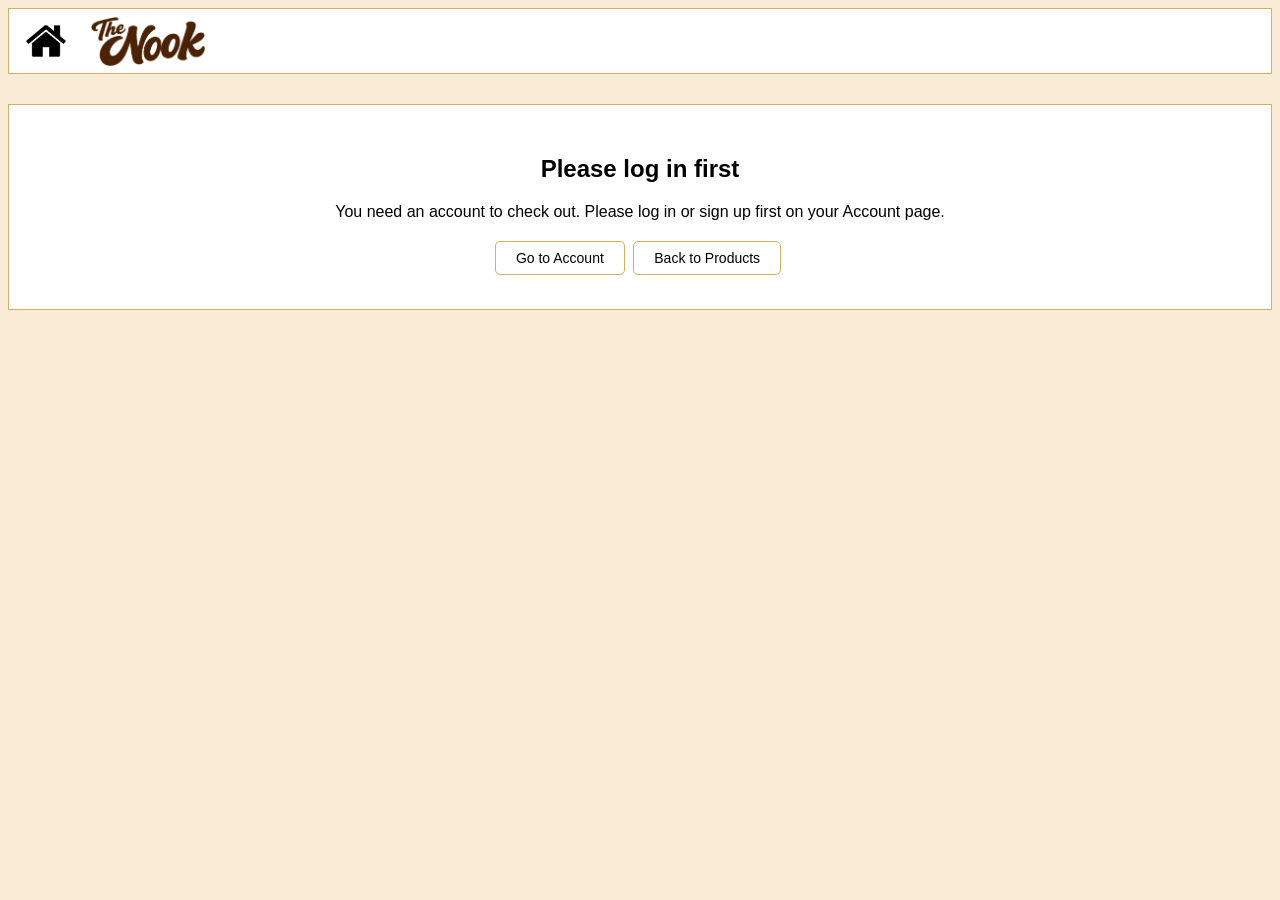
<file: place-order-page.html>
<!DOCTYPE html>
<html>
    <head>
        <meta charset="UTF-8">
        <meta name="viewport" content="width=device-width, initial-scale=1">
        <title>Place Order</title>
        <link rel="icon" type="image/png" href="images/theNook.png">
        <link rel="stylesheet" type="text/css" href="css/place-order-page-style.css">
    </head>

    <body id="page-top">
        <!-- HEADER -->
        <div class="page-header">
            <a href="index.html">
                <img src="images/home.png" class="home-icon">
            </a>

            <a href="#page-top">
                <img src="images/NNook.png" class="nook-logo">
            </a>
        </div>

        <div id="order-form" class="order-form">

            <!-- DELIVERY ADDRESS -->
            <fieldset id="delivery-address-section">
                <legend>Delivery Address</legend>

                <textarea name="address-input" id="address-input" rows="4" placeholder="Enter full address here."></textarea>
                <input type="text" id="contact-number-input" maxlength="11" placeholder="Contact number (e.g. 09123456789)">

                <span class="saved-address-buttons">
                    <button type="button" id="save-address-button" class="action-button">Save Address</button>
                    <button type="button" id="add-new-address-button" class="action-button">Add New Address</button>
                </span>

                <div id="saved-addresses-list" class="saved-addresses-list"></div>
            </fieldset>

            <!-- ORDER ITEMS -->
            <fieldset class="section-title">
                <legend>Your Order</legend>
                <div id="order-items-list" class="order-items-list"></div>

                <!-- PAYMENT METHOD -->
                <fieldset id="payment-method-section">
                    <legend>Mode of Payment</legend>

                    <label><input type="radio" name="payment" value="Cash on Delivery"> Cash on Delivery</label>
                    <label><input type="radio" name="payment" value="GCash"> GCash</label>
                    <label><input type="radio" name="payment" value="PayPal"> PayPal</label>

                    <div id="payment-details" hidden>
                        <label for="payment-account-name">Account Name</label>
                        <input type="text" id="payment-account-name" placeholder="Enter account name">

                        <label for="payment-account-number" id="payment-account-number-label">Account Number</label>
                        <input type="text" id="payment-account-number" maxlength="11" placeholder="e.g. 09123456789">
                    </div>
                </fieldset>

                <!-- ORDER SUMMARY -->
                <div class="order-summary">
                    <p>Subtotal: <span class="subtotal">₱0</span></p>
                    <p>Delivery Fee: <span class="delivery-fee">Free</span></p>
                    <p>Grand Total: <span class="grand-total">₱0</span></p>
                    <button type="button" id="place-order-button" class="action-button place-order-button">Place Order</button>
                </div>
            </fieldset>
        </div>

        <!-- ORDER PLACED -->
        <div id="order-done-screen" class="order-message-box" hidden>
            <h2>Order Placed!</h2>
            <p>Thank you for ordering at The Nook.</p>
            <p id="order-done-details"></p>

            <a href="index.html" class="action-button">Back to Home</a>
            <a href="account-page.html#to-pay-modal" id="view-orders-link" class="action-button">View My Orders</a>
            <a href="products-page.html#snacks" class="action-button">Back to Products</a>
        </div>

        <!-- LOGIN NEEDED -->
        <div id="login-needed-screen" class="order-message-box" hidden>
            <h2>Please log in first</h2>
            <p id="login-needed-message"></p>
            <a href="account-page.html" class="action-button">Go to Account</a>
            <a href="products-page.html#snacks" class="action-button">Back to Products</a>
        </div>

        <!-- SCRIPTS -->
        <script src="java-scripts/shared-data-and-cart.js"></script>
        <script src="java-scripts/place-order.js"></script>
    </body>
</html>
</file>
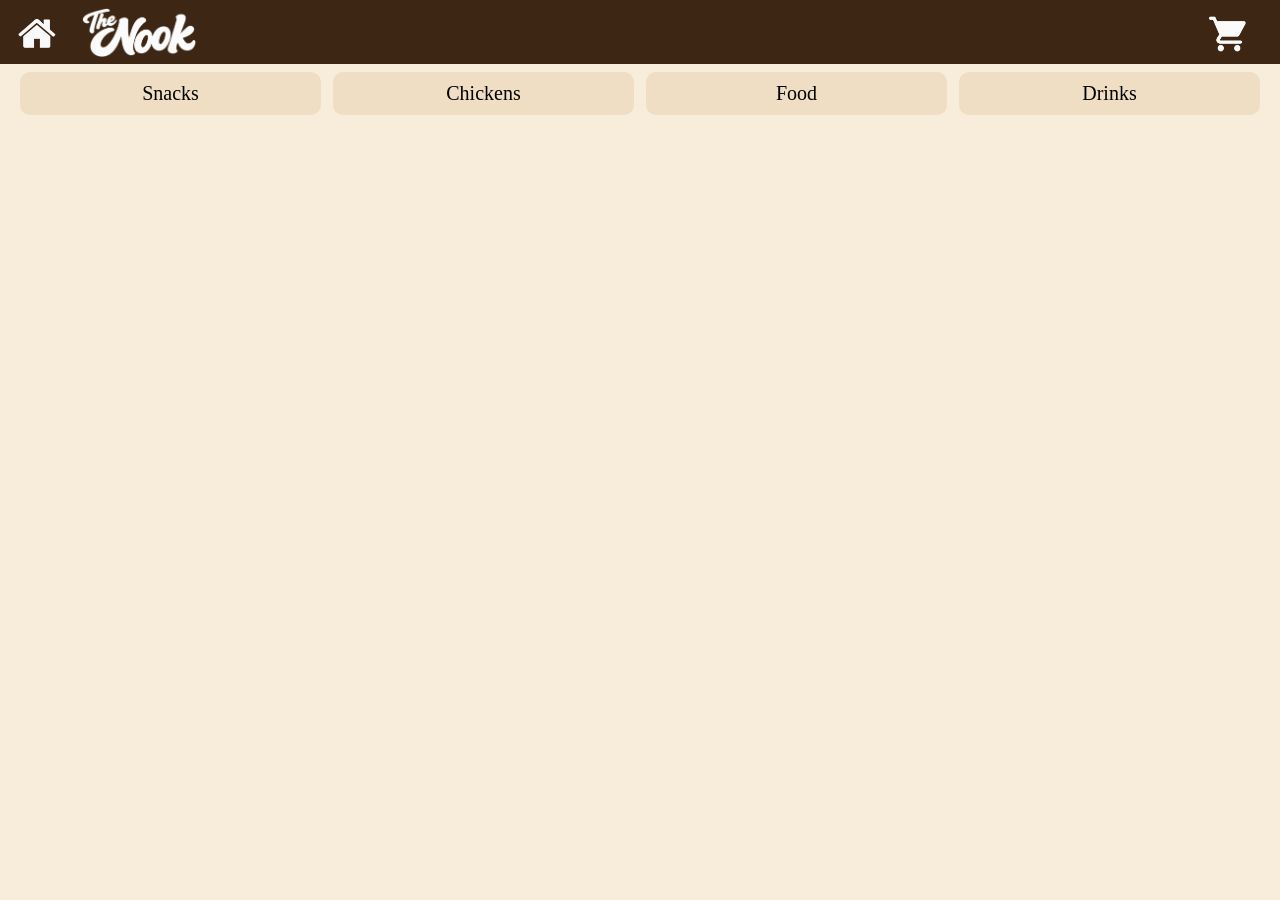
<file: products-page.html>
<!DOCTYPE html>
<html>
    <head>
        <meta charset="UTF-8">
        <meta name="viewport" content="width=device-width, initial-scale=1">
        <title>Our Products</title>
         <link rel="icon" type="image/png" href="images/theNook.png">
        <link rel="stylesheet" type="text/css" href="css/products-page-style.css">
        <link rel="stylesheet" href="https://cdnjs.cloudflare.com/ajax/libs/font-awesome/4.7.0/css/font-awesome.min.css">
    </head>
     <body id="page-top">
        <!--HEADER-->
        <div class="top-bar">
            <a href="index.html">
                <img src="images/HomeWhite.png" class="home-icon">
            </a>

            <a href="#page-top" onclick="window.scrollTo({ top: 0, behavior: 'smooth' }); return false;">
                <img src="images/NookWhite.png" class="nook-logo">
            </a>

            <a href="cart-page.html">
                <div class="header-icon">
                    <img src="images/cartWhite.png" class="cart-icon">
                    <span class="cart-count"></span>
                </div>
            </a>
        </div>

        <!--CATEGORY SELECTION-->
        <div class="category-tabs">
            <a href="#snacks">Snacks</a>
            <a href="#chickens">Chickens</a>
            <a href="#foods">Food</a>
            <a href="#drinks">Drinks</a>
        </div>

        <!--SNACKS PANEL-->
        <div id="snacks" class="category-panel">
            <div class="subcategory-header">
                <hr>
                <h3 class="sandwiches-title" id="sandwiches">Sandwiches</h3>
                <hr>
            </div>
            <div class="product-list">
                <div class="product-item">
                    <a href="#grilled-cheese-sandwich-modal">
                        <div class="product-card sandwiches-left-offset">
                            <div class="product-image-box">
                                <img src="prodImgs/grilledCheese.png">

                                <div class="stars">
                                    <span class="fa fa-star checked"></span>
                                    <span class="fa fa-star checked"></span>
                                    <span class="fa fa-star checked"></span>
                                    <span class="fa fa-star"></span>
                                    <span class="fa fa-star"></span>
                                </div>

                                <div class="heart">
                                    <img src="images/notLIke.png" class="heart-icon">
                                </div>
                            </div>

                            <p class="product-name">
                                Grilled Cheese
                            </p>
                            <p class="product-price">
                                ₱149.00
                            </p>
                        </div>
                    </a>

                    <div id="grilled-cheese-sandwich-modal" class="modal">
                        <div class="modal-content">
                            <a href="#snacks" class="modal-close">&times;</a>
                            <img src="prodImgs/grilledCheese.png" class="modal-image">
                            <h3>Grilled Cheese Sandwich</h3>
                            <p class="modal-price">
                                ₱149.00
                            </p>

                            <p class="modal-description">
                                Golden, crispy toasted bread filled with warm, gooey melted cheese for a rich and comforting bite. 
                                A simple classic sandwich with buttery flavor and satisfying crunch in every bite.
                            </p>

                            <div class="modal-buttons">
                                <button type="button" class="add-to-cart-button modal-button">Add to Cart</button>
                                <button type="button" class="order-now-button modal-button">Order Now</button>
                            </div>

                            <h4 class="reviews-heading">Reviews and Feedback</h4>
                            <div class="reviews-section">
                                <div class="review-list"> 
                                    <div class="review-card">
                                        <div class="review-header"><span class="review-user"><span class="review-avatar"></span><b class="review-name">Maria</b></span><span class="review-date"></span></div>
                                        <div class="review-details"><span class="review-stars">★★★★★</span></div>
                                        <p class="review-text">Very delicious!</p>
                                    </div>

                                    <div class="review-card">
                                        <div class="review-header"><span class="review-user"><span class="review-avatar"></span><b class="review-name">John</b></span><span class="review-date"></span></div>
                                        <div class="review-details"><span class="review-stars">★★★★★</span></div>
                                        <p class="review-text">Really tasty!</p>
                                    </div>

                                    <div class="review-card">
                                        <div class="review-header"><span class="review-user"><span class="review-avatar"></span><b class="review-name">Angela</b></span><span class="review-date"></span></div>
                                        <div class="review-details"><span class="review-stars">★★★★☆</span></div>
                                        <p class="review-text">I enjoyed it!</p>
                                    </div>
                                </div>
                            </div>
                        </div>
                    </div>
                </div>
                <div class="product-item">
                    <a href="#spam-and-egg-sandwich-modal">
                        <div class="product-card">
                            <div class="product-image-box">
                                <img src="prodImgs/eggNDspam.png">

                                <div class="heart">
                                    <img src="images/notLIke.png" class="heart-icon">
                                </div>
                            </div>
                            <p class="product-name">
                                Spam and Egg
                            </p>
                            <p class="product-price">
                                ₱149.00
                            </p>
                        </div>

                    </a>

                    <div id="spam-and-egg-sandwich-modal" class="modal">
                        <div class="modal-content">
                            <a href="#snacks" class="modal-close">&times;</a>
                            <img src="prodImgs/eggNDspam.png" class="modal-image">

                            <h3>Spam and Egg Sandwich</h3>
                            <p class="modal-price">
                                ₱149.00
                            </p>

                            <p class="modal-description">
                                Golden, crispy toasted bread filled with savory Spam, fluffy scrambled egg, and melted cheese. 
                                A hearty sandwich with rich, buttery flavors and a satisfying combination in every bite.
                            </p>

                            <div class="modal-buttons">
                                <button type="button" class="add-to-cart-button modal-button">Add to Cart</button>
                                <button type="button" class="order-now-button modal-button">Order Now</button>
                            </div>

                            <h4 class="reviews-heading">Reviews and Feedback</h4>
                            <div class="reviews-section">
                                <div class="review-list">
                                    <div class="review-card">
                                        <div class="review-header"><span class="review-user"><span class="review-avatar"></span><b class="review-name">Maria</b></span><span class="review-date"></span></div>
                                        <div class="review-details"><span class="review-stars">★★★★★</span></div>
                                        <p class="review-text">Very delicious!</p>
                                    </div>

                                    <div class="review-card">
                                        <div class="review-header"><span class="review-user"><span class="review-avatar"></span><b class="review-name">John</b></span><span class="review-date"></span></div>
                                        <div class="review-details"><span class="review-stars">★★★★★</span></div>
                                        <p class="review-text">Really tasty!</p>
                                    </div>

                                    <div class="review-card">
                                        <div class="review-header"><span class="review-user"><span class="review-avatar"></span><b class="review-name">Angela</b></span><span class="review-date"></span></div>
                                        <div class="review-details"><span class="review-stars">★★★★☆</span></div>
                                        <p class="review-text">I enjoyed it!</p>
                                    </div>
                                </div>
                            </div>
                        </div>
                    </div>
                </div>
                <div class="product-item">
                    <a href="#ham-and-cheese-sandwich-modal">
                        <div class="product-card">
                            <div class="product-image-box">
                                <img src="prodImgs/hamNDcheese.png">

                                <div class="heart">
                                    <img src="images/notLIke.png" class="heart-icon">
                                </div>
                            </div>
                            <p class="product-name">
                                Ham and Cheese
                            </p>
                            <p class="product-price">
                                ₱149.00
                            </p>
                        </div>
                    </a>
                    
                    <div id="ham-and-cheese-sandwich-modal" class="modal">
                        <div class="modal-content">
                            <a href="#snacks" class="modal-close">&times;</a>
                            <img src="prodImgs/hamNDcheese.png" class="modal-image">

                            <h3>Ham and Cheese Sandwich</h3>
                            <p class="modal-price">
                                ₱149.00
                            </p>

                            <p class="modal-description">
                                Golden, crispy toasted bread filled with savory sliced ham and melted cheese for a rich and creamy bite. 
                                A simple and satisfying sandwich with delicious buttery flavor and crunch.
                            </p>

                            <div class="modal-buttons">
                                <button type="button" class="add-to-cart-button modal-button">Add to Cart</button>
                                <button type="button" class="order-now-button modal-button">Order Now</button>
                            </div>

                            <h4 class="reviews-heading">Reviews and Feedback</h4>
                            <div class="reviews-section">
                                <div class="review-list">
                                    <div class="review-card">
                                        <div class="review-header"><span class="review-user"><span class="review-avatar"></span><b class="review-name">Marisa</b></span><span class="review-date"></span></div>
                                        <div class="review-details"><span class="review-stars">★★★★★</span></div>
                                        <p class="review-text">Very delicious!</p>
                                    </div>

                                    <div class="review-card">
                                        <div class="review-header"><span class="review-user"><span class="review-avatar"></span><b class="review-name">Reimu</b></span><span class="review-date"></span></div>
                                        <div class="review-details"><span class="review-stars">★★★★★</span></div>
                                        <p class="review-text">Really tasty!</p>
                                    </div>

                                    <div class="review-card">
                                        <div class="review-header"><span class="review-user"><span class="review-avatar"></span><b class="review-name">Remilia</b></span><span class="review-date"></span></div>
                                        <div class="review-details"><span class="review-stars">★★★★☆</span></div>
                                        <p class="review-text">I enjoyed it!</p>
                                    </div>
                                </div>
                            </div>
                        </div>
                    </div>
                </div>
            </div>

            <div class="subcategory-header">
                <hr>
                <h3 class="appetizers-title" id="appetizers">Appetizers</h3>
                <hr>
            </div>
            <div class="product-list">
                <div class="product-item">
                    <a href="#regular-fries-modal">
                        <div class="product-card appetizers-left-offset">
                            <div class="product-image-box">
                                <img src="prodImgs/rf.png">

                                <div class="heart">
                                    <img src="images/notLIke.png" class="heart-icon">
                                </div>
                            </div>
                            <p class="product-name">
                                Regular Fries
                            </p>
                            <p class="product-price">
                                ₱79.00
                            </p>
                        </div>
                    </a>

                    <div id="regular-fries-modal" class="modal">
                        <div class="modal-content">
                            <a href="#snacks" class="modal-close">&times;</a>
                            <img src="prodImgs/rf.png" class="modal-image">

                            <h3>Regular Fries</h3>
                            <p class="modal-price">
                                ₱79.00
                            </p>

                            <p class="modal-description">
                                Enjoy crispy golden fries with a lightly crunchy exterior and soft, fluffy center. 
                                A simple and savory side that is satisfying on its own or paired with your favorite meal.
                            </p>

                            <div class="modal-buttons">
                                <button type="button" class="add-to-cart-button modal-button">Add to Cart</button>
                                <button type="button" class="order-now-button modal-button">Order Now</button>
                            </div>

                            <h4 class="reviews-heading">Reviews and Feedback</h4>
                            <div class="reviews-section">
                                <div class="review-list">
                                    <div class="review-card">
                                        <div class="review-header"><span class="review-user"><span class="review-avatar"></span><b class="review-name">Maria</b></span><span class="review-date"></span></div>
                                        <div class="review-details"><span class="review-stars">★★★★★</span></div>
                                        <p class="review-text">Very delicious!</p>
                                    </div>

                                    <div class="review-card">
                                        <div class="review-header"><span class="review-user"><span class="review-avatar"></span><b class="review-name">John</b></span><span class="review-date"></span></div>
                                        <div class="review-details"><span class="review-stars">★★★★★</span></div>
                                        <p class="review-text">Really tasty!</p>
                                    </div>

                                    <div class="review-card">
                                        <div class="review-header"><span class="review-user"><span class="review-avatar"></span><b class="review-name">Angela</b></span><span class="review-date"></span></div>
                                        <div class="review-details"><span class="review-stars">★★★★☆</span></div>
                                        <p class="review-text">I enjoyed it!</p>
                                    </div>
                                </div>
                            </div>
                        </div>
                    </div>
                </div>
                <div class="product-item">
                    <a href="#cheesy-bacon-fries-modal">
                        <div class="product-card">
                            <div class="product-image-box">
                                <img src="prodImgs/cbf.png">

                                <div class="heart">
                                    <img src="images/notLIke.png" class="heart-icon">
                                </div>
                            </div>
                            <p class="product-name" style="font-size: 15px;">
                                Cheesey Bacon Fries
                            </p>
                            <p class="product-price">
                                ₱149.00
                            </p>
                        </div>
                    </a>

                    <div id="cheesy-bacon-fries-modal" class="modal">
                        <div class="modal-content">
                            <a href="#snacks" class="modal-close">&times;</a>
                            <img src="prodImgs/cbf.png" class="modal-image">

                            <h3>Cheesy Bacon Fries</h3>
                            <p class="modal-price">
                                ₱149.00
                            </p>

                            <p class="modal-description">
                                Enjoy crispy golden fries topped with creamy melted cheese and savory bacon bits for a rich and indulgent snack. 
                                A flavorful combination of cheesy goodness and smoky, salty crunch.
                            </p>

                            <div class="modal-buttons">
                                <button type="button" class="add-to-cart-button modal-button">Add to Cart</button>
                                <button type="button" class="order-now-button modal-button">Order Now</button>
                            </div>

                            <h4 class="reviews-heading">Reviews and Feedback</h4>
                            <div class="reviews-section">
                                <div class="review-list">
                                    <div class="review-card">
                                        <div class="review-header"><span class="review-user"><span class="review-avatar"></span><b class="review-name">Maria</b></span><span class="review-date"></span></div>
                                        <div class="review-details"><span class="review-stars">★★★★★</span></div>
                                        <p class="review-text">Very delicious!</p>
                                    </div>

                                    <div class="review-card">
                                        <div class="review-header"><span class="review-user"><span class="review-avatar"></span><b class="review-name">John</b></span><span class="review-date"></span></div>
                                        <div class="review-details"><span class="review-stars">★★★★★</span></div>
                                        <p class="review-text">Really tasty!</p>
                                    </div>

                                    <div class="review-card">
                                        <div class="review-header"><span class="review-user"><span class="review-avatar"></span><b class="review-name">Angela</b></span><span class="review-date"></span></div>
                                        <div class="review-details"><span class="review-stars">★★★★☆</span></div>
                                        <p class="review-text">I enjoyed it!</p>
                                    </div>
                                </div>
                            </div>
                        </div>
                    </div>
                </div>
                <div class="product-item">
                    <a href="#chick-n-fries-modal">
                        <div class="product-card">
                            <div class="product-image-box">
                                <img src="prodImgs/cNf.png">

                                <div class="heart">
                                    <img src="images/notLIke.png" class="heart-icon">
                                </div>
                            </div>
                            <p class="product-name">
                                Chick N' Fries
                            </p>
                            <p class="product-price">
                                ₱149.00
                            </p>
                        </div>
                    </a>

                    <div id="chick-n-fries-modal" class="modal">
                        <div class="modal-content">
                            <a href="#snacks" class="modal-close">&times;</a>
                            <img src="prodImgs/cNf.png" class="modal-image">

                            <h3>Chick N' Fries</h3>
                            <p class="modal-price">
                                ₱149.00
                            </p>

                            <p class="modal-description">
                                Enjoy crispy golden fries topped with crunchy fried chicken bites and creamy cheese sauce. 
                                A hearty snack combining savory chicken, rich cheesy goodness, and satisfying crunch in every bite.
                            </p>

                            <div class="modal-buttons">
                                <button type="button" class="add-to-cart-button modal-button">Add to Cart</button>
                                <button type="button" class="order-now-button modal-button">Order Now</button>
                            </div>

                            <h4 class="reviews-heading">Reviews and Feedback</h4>
                            <div class="reviews-section">
                                <div class="review-list">
                                    <div class="review-card">
                                        <div class="review-header"><span class="review-user"><span class="review-avatar"></span><b class="review-name">Maria</b></span><span class="review-date"></span></div>
                                        <div class="review-details"><span class="review-stars">★★★★★</span></div>
                                        <p class="review-text">Very delicious!</p>
                                    </div>

                                    <div class="review-card">
                                        <div class="review-header"><span class="review-user"><span class="review-avatar"></span><b class="review-name">John</b></span><span class="review-date"></span></div>
                                        <div class="review-details"><span class="review-stars">★★★★★</span></div>
                                        <p class="review-text">Really tasty!</p>
                                    </div>

                                    <div class="review-card">
                                        <div class="review-header"><span class="review-user"><span class="review-avatar"></span><b class="review-name">Angela</b></span><span class="review-date"></span></div>
                                        <div class="review-details"><span class="review-stars">★★★★☆</span></div>
                                        <p class="review-text">I enjoyed it!</p>
                                    </div>
                                </div>
                            </div>
                        </div>
                    </div>
                </div>
                <div class="product-item">
                    <a href="#nachos-modal">
                        <div class="product-card">
                            <div class="product-image-box">
                                <img src="prodImgs/nach.png">

                                <div class="heart">
                                    <img src="images/notLIke.png" class="heart-icon">
                                </div>
                            </div>
                            <p class="product-name">
                                Nachos
                            </p>
                            <p class="product-price">
                                ₱169.00
                            </p>
                        </div>
                    </a>

                    <div id="nachos-modal" class="modal">
                        <div class="modal-content">
                            <a href="#snacks" class="modal-close">&times;</a>
                            <img src="prodImgs/nach.png" class="modal-image">
                            <h3>Nachos</h3>

                            <p class="modal-price">
                                ₱169.00
                            </p>
                            <p class="modal-description">
                                Enjoy crunchy tortilla chips layered with savory seasoned beef, melted cheese, fresh tomatoes, and sliced jalapeños. 
                                A flavorful snack combining cheesy richness, savory toppings, and a spicy kick.
                            </p>

                            <div class="modal-buttons">
                                <button type="button" class="add-to-cart-button modal-button">Add to Cart</button>
                                <button type="button" class="order-now-button modal-button">Order Now</button>
                            </div>

                            <h4 class="reviews-heading">Reviews and Feedback</h4>
                            <div class="reviews-section">
                                <div class="review-list">
                                    <div class="review-card">
                                        <div class="review-header"><span class="review-user"><span class="review-avatar"></span><b class="review-name">Maria</b></span><span class="review-date"></span></div>
                                        <div class="review-details"><span class="review-stars">★★★★★</span></div>
                                        <p class="review-text">Very delicious!</p>
                                    </div>

                                    <div class="review-card">
                                        <div class="review-header"><span class="review-user"><span class="review-avatar"></span><b class="review-name">John</b></span><span class="review-date"></span></div>
                                        <div class="review-details"><span class="review-stars">★★★★★</span></div>
                                        <p class="review-text">Really tasty!</p>
                                    </div>

                                    <div class="review-card">
                                        <div class="review-header"><span class="review-user"><span class="review-avatar"></span><b class="review-name">Angela</b></span><span class="review-date"></span></div>
                                        <div class="review-details"><span class="review-stars">★★★★☆</span></div>
                                        <p class="review-text">I enjoyed it!</p>
                                    </div>
                                </div>
                            </div>
                        </div>
                    </div>
                </div>
            </div>
        </div>

        <!--CHICKENS PANEL-->
        <div id="chickens" class="category-panel">
            <div class="subcategory-header">
                <hr>
                <h3 class="chickens-title" id="chicken-meals">Chickens</h3>
                <hr>
            </div>
            <div class="product-list">
                <div class="product-item">
                    <a href="#chicken-3-pieces-with-rice-modal">
                        <div class="product-card chickens-left-offset">
                            <div class="product-image-box">
                                <img src="prodImgs/3pcswRice.png">

                                <div class="heart">
                                    <img src="images/notLIke.png" class="heart-icon">
                                </div>
                            </div>
                            <p class="product-name">
                                3 Pieces with Rice
                            </p>
                            <p class="product-price">
                                ₱119.00
                            </p>
                        </div>
                    </a>

                    <div id="chicken-3-pieces-with-rice-modal" class="modal">
                        <div class="modal-content">
                            <a href="#chickens" class="modal-close">&times;</a>
                            <img src="prodImgs/3pcswRice.png" class="modal-image">

                            <h3>Chicken: 3 Pieces with Rice</h3>
                            <p class="modal-price">
                                ₱119.00
                            </p>

                            <p class="modal-description">
                                Enjoy 3 pieces of crispy Korean-style chicken served with warm rice and your choice of flavor. 
                                A satisfying and affordable meal that brings together crunchy chicken and delicious taste.
                            </p>

                            <div class="flavor-selection" data-pick="1" data-name="flavor">
                                <p class="modal-option-title">Select Flavor</p>
                                <div class="flavor-list">
                                    <button type="button" class="flavor-option">Original</button>
                                    <button type="button" class="flavor-option">Yangnyeom</button>
                                    <button type="button" class="flavor-option">Yangnyeom Extra Spicy</button>
                                    <button type="button" class="flavor-option">Yangnyeom Super Spicy</button>
                                    <button type="button" class="flavor-option">Bulgogi</button>
                                    <button type="button" class="flavor-option">Snow Cheese</button>
                                </div>
                            </div>

                            <div class="modal-buttons">
                                <button type="button" class="add-to-cart-button modal-button">Add to Cart</button>
                                <button type="button" class="order-now-button modal-button">Order Now</button>
                            </div>

                            <h4 class="reviews-heading">Reviews and Feedback</h4>
                            <div class="reviews-section">
                                <div class="review-list">
                                    <div class="review-card">
                                        <div class="review-header"><span class="review-user"><span class="review-avatar"></span><b class="review-name">Maria</b></span><span class="review-date"></span></div>
                                        <div class="review-details"><span class="review-stars">★★★★★</span></div>
                                        <p class="review-text">Very delicious!</p>
                                    </div>

                                    <div class="review-card">
                                        <div class="review-header"><span class="review-user"><span class="review-avatar"></span><b class="review-name">John</b></span><span class="review-date"></span></div>
                                        <div class="review-details"><span class="review-stars">★★★★★</span></div>
                                        <p class="review-text">Really tasty!</p>
                                    </div>

                                    <div class="review-card">
                                        <div class="review-header"><span class="review-user"><span class="review-avatar"></span><b class="review-name">Angela</b></span><span class="review-date"></span></div>
                                        <div class="review-details"><span class="review-stars">★★★★☆</span></div>
                                        <p class="review-text">I enjoyed it!</p>
                                    </div>
                                </div>
                            </div>
                        </div>
                    </div>
                </div>
                <div class="product-item">
                    <a href="#chicken-7-pieces-modal">
                        <div class="product-card">
                            <div class="product-image-box">
                                <img src="prodImgs/7pcs.png">

                                <div class="heart">
                                    <img src="images/notLIke.png" class="heart-icon">
                                </div>
                            </div>
                                <p class="product-name">
                                    7 Pieces
                                </p>
                                <p class="product-price">
                                    ₱239.00
                                </p>
                        </div>
                    </a>
                        
                    <div id="chicken-7-pieces-modal" class="modal">
                        <div class="modal-content">
                            <a href="#chickens" class="modal-close">&times;</a>
                            <img src="prodImgs/7pcs.png" class="modal-image">

                            <h3>Chicken: 7 Pieces</h3>
                            <p class="modal-price">
                                ₱239.00
                            </p>
                            <p class="modal-description">
                                Seven pieces of crispy Korean-style chicken, perfect for sharing or enjoying as a hearty meal. 
                                Choose your favorite flavor and satisfy your cravings with every crunchy and flavorful bite.
                            </p>

                            <div class="flavor-selection" data-pick="1" data-name="flavor">
                                <p class="modal-option-title">Select Flavor</p>
                                <div class="flavor-list">
                                    <button type="button" class="flavor-option">Original</button>
                                    <button type="button" class="flavor-option">Yangnyeom</button>
                                    <button type="button" class="flavor-option">Yangnyeom Extra Spicy</button>
                                    <button type="button" class="flavor-option">Yangnyeom Super Spicy</button>
                                    <button type="button" class="flavor-option">Bulgogi</button>
                                    <button type="button" class="flavor-option">Snow Cheese</button>
                                </div>
                            </div>

                            <div class="modal-buttons">
                                <button type="button" class="add-to-cart-button modal-button">Add to Cart</button>
                                <button type="button" class="order-now-button modal-button">Order Now</button>
                            </div>

                            <h4 class="reviews-heading">Reviews and Feedback</h4>
                            <div class="reviews-section">
                                <div class="review-list">
                                    <div class="review-card">
                                        <div class="review-header"><span class="review-user"><span class="review-avatar"></span><b class="review-name">Maria</b></span><span class="review-date"></span></div>
                                        <div class="review-details"><span class="review-stars">★★★★★</span></div>
                                        <p class="review-text">Very delicious!</p>
                                    </div>

                                    <div class="review-card">
                                        <div class="review-header"><span class="review-user"><span class="review-avatar"></span><b class="review-name">John</b></span><span class="review-date"></span></div>
                                        <div class="review-details"><span class="review-stars">★★★★★</span></div>
                                        <p class="review-text">Really tasty!</p>
                                    </div>

                                    <div class="review-card">
                                        <div class="review-header"><span class="review-user"><span class="review-avatar"></span><b class="review-name">Angela</b></span><span class="review-date"></span></div>
                                        <div class="review-details"><span class="review-stars">★★★★☆</span></div>
                                        <p class="review-text">I enjoyed it!</p>
                                    </div>
                                </div>
                            </div>
                        </div>
                    </div>
                </div>
                <div class="product-item">
                    <a href="#chicken-14-pieces-2-flavors-modal">
                        <div class="product-card">
                            <div class="product-image-box">
                                <img src="prodImgs/14pcs.png">

                                <div class="heart">
                                    <img src="images/notLIke.png" class="heart-icon">
                                </div>
                            </div>
                            <p class="product-name">
                                14 Pieces (2 Flavors)
                            </p>
                            <p class="product-price">
                                ₱459.00
                            </p>
                        </div>
                    </a>
                    <div id="chicken-14-pieces-2-flavors-modal" class="modal">
                        <div class="modal-content">
                            <a href="#chickens" class="modal-close">&times;</a>
                            <img src="prodImgs/14pcs.png" class="modal-image">

                            <h3>Chicken: 14 Pieces (2 Flavors)</h3>
                            <p class="modal-price">
                                ₱459.00
                            </p>

                            <p class="modal-description">
                                Fourteen crispy Korean-style chicken pieces, perfect for sharing. 
                                Choose two different flavors.
                            </p>

                            <div class="flavor-selection" data-pick="2" data-name="flavor">
                                <p class="modal-option-title">Select 2 Flavors</p>
                                <div class="flavor-list">
                                    <button type="button" class="flavor-option">Original</button>
                                    <button type="button" class="flavor-option">Yangnyeom</button>
                                    <button type="button" class="flavor-option">Yangnyeom Extra Spicy</button>
                                    <button type="button" class="flavor-option">Yangnyeom Super Spicy</button>
                                    <button type="button" class="flavor-option">Bulgogi</button>
                                    <button type="button" class="flavor-option">Snow Cheese</button>
                                </div>
                            </div>

                            <div class="modal-buttons">
                                <button type="button" class="add-to-cart-button modal-button">Add to Cart</button>
                                <button type="button" class="order-now-button modal-button">Order Now</button>
                            </div>

                            <h4 class="reviews-heading">Reviews and Feedback</h4>
                            <div class="reviews-section">
                                <div class="review-list">
                                    <div class="review-card">
                                        <div class="review-header"><span class="review-user"><span class="review-avatar"></span><b class="review-name">Maria</b></span><span class="review-date"></span></div>
                                        <div class="review-details"><span class="review-stars">★★★★★</span></div>
                                        <p class="review-text">Very delicious!</p>
                                    </div>

                                    <div class="review-card">
                                        <div class="review-header"><span class="review-user"><span class="review-avatar"></span><b class="review-name">John</b></span><span class="review-date"></span></div>
                                        <div class="review-details"><span class="review-stars">★★★★★</span></div>
                                        <p class="review-text">Really tasty!</p>
                                    </div>

                                    <div class="review-card">
                                        <div class="review-header"><span class="review-user"><span class="review-avatar"></span><b class="review-name">Angela</b></span><span class="review-date"></span></div>
                                        <div class="review-details"><span class="review-stars">★★★★☆</span></div>
                                        <p class="review-text">I enjoyed it!</p>
                                    </div>
                                </div>
                            </div>
                        </div>
                    </div>
                </div>
            </div>

            <!--SALTED EGGS-->
            <div class="subcategory-header">
                <hr>
                <h3 class="salted-eggs-title" id="salted-egg">Salted Eggs</h3>
                <hr>
            </div>

            <div class="salted-egg-container salted-eggs-left-offset">
                <div class="salted-egg-image-box">
                    <img src="prodImgs/sE.png" class="salted-egg-image">
                </div>
                <a href="#salted-egg-rice-meal-modal">
                    <div class="salted-egg-item salted-egg-item-first">
                        <p class="product-name">
                            Salted Egg Rice Meal
                        </p>
                        <p class="product-price">
                            ₱129.00
                        </p>
                    </div>
                </a>

                <div id="salted-egg-rice-meal-modal" class="modal">
                    <div class="modal-content">
                        <a href="#chickens" class="modal-close">&times;</a>
                        <img src="prodImgs/sE.png" class="modal-image">

                        <h3>Salted Egg: Rice Meal</h3>
                        <p class="modal-price">
                            ₱129.00
                        </p>

                        <p class="modal-description">
                            Crispy Korean-style chicken coated in rich and creamy salted egg sauce, served with warm rice. 
                            A savory and satisfying meal with a delicious balance of creamy, salty, and sweet flavors.
                        </p>

                        <div class="flavor-selection" data-pick="1" data-name="flavor">
                                <p class="modal-option-title">Select Flavor</p>
                                <div class="flavor-list">
                                    <button type="button" class="flavor-option">Original</button>
                                    <button type="button" class="flavor-option">Yangnyeom</button>
                                    <button type="button" class="flavor-option">Yangnyeom Extra Spicy</button>
                                    <button type="button" class="flavor-option">Yangnyeom Super Spicy</button>
                                    <button type="button" class="flavor-option">Bulgogi</button>
                                    <button type="button" class="flavor-option">Snow Cheese</button>
                                </div>
                            </div>

                        <div class="modal-buttons">
                            <button type="button" class="add-to-cart-button modal-button">Add to Cart</button>
                            <button type="button" class="order-now-button modal-button">Order Now</button>
                        </div>

                        <h4 class="reviews-heading">Reviews and Feedback</h4>
                        <div class="reviews-section">
                            <div class="review-list">

                                <div class="review-card">
                                        <div class="review-header"><span class="review-user"><span class="review-avatar"></span><b class="review-name">Maria</b></span><span class="review-date"></span></div>
                                        <div class="review-details"><span class="review-stars">★★★★★</span></div>
                                        <p class="review-text">Very delicious!</p>
                                    </div>

                                <div class="review-card">
                                        <div class="review-header"><span class="review-user"><span class="review-avatar"></span><b class="review-name">John</b></span><span class="review-date"></span></div>
                                        <div class="review-details"><span class="review-stars">★★★★★</span></div>
                                        <p class="review-text">Really tasty!</p>
                                    </div>

                                <div class="review-card">
                                        <div class="review-header"><span class="review-user"><span class="review-avatar"></span><b class="review-name">Angela</b></span><span class="review-date"></span></div>
                                        <div class="review-details"><span class="review-stars">★★★★☆</span></div>
                                        <p class="review-text">I enjoyed it!</p>
                                    </div>

                            </div>
                        </div>

                    </div>
                </div>

                <a href="#salted-egg-chicken-7-pieces-modal">
                    <div class="salted-egg-item">

                        <p class="product-name">
                            Salted Egg 7 Pieces
                        </p>
                        <p class="product-price">
                            ₱249.00
                        </p>
                    </div>
                </a>

                <div id="salted-egg-chicken-7-pieces-modal" class="modal">
                    <div class="modal-content">

                        <a href="#chickens" class="modal-close">&times;</a>

                        <img src="prodImgs/sE.png" width="350px" class="modal-image">

                        <h3>Salted Egg Chicken: 7 Pieces</h3>
                        <p class="modal-price">
                            ₱249.00
                        </p>

                        <p class="modal-description">
                            Seven pieces of crispy Korean-style chicken coated in rich and creamy salted egg sauce. 
                            Perfect for sharing.
                        </p>

                        <div class="flavor-selection" data-pick="1" data-name="flavor">
                                <p class="modal-option-title">Select Flavor</p>
                                <div class="flavor-list">
                                    <button type="button" class="flavor-option">Original</button>
                                    <button type="button" class="flavor-option">Yangnyeom</button>
                                    <button type="button" class="flavor-option">Yangnyeom Extra Spicy</button>
                                    <button type="button" class="flavor-option">Yangnyeom Super Spicy</button>
                                    <button type="button" class="flavor-option">Bulgogi</button>
                                    <button type="button" class="flavor-option">Snow Cheese</button>
                                </div>
                            </div>

                        <div class="modal-buttons">
                            <button type="button" class="add-to-cart-button modal-button">Add to Cart</button>
                            <button type="button" class="order-now-button modal-button">Order Now</button>
                        </div>

                        <h4 class="reviews-heading">Reviews and Feedback</h4>
                        <div class="reviews-section">
                            <div class="review-list">

                                <div class="review-card">
                                        <div class="review-header"><span class="review-user"><span class="review-avatar"></span><b class="review-name">Maria</b></span><span class="review-date"></span></div>
                                        <div class="review-details"><span class="review-stars">★★★★★</span></div>
                                        <p class="review-text">Very delicious!</p>
                                    </div>

                                <div class="review-card">
                                        <div class="review-header"><span class="review-user"><span class="review-avatar"></span><b class="review-name">John</b></span><span class="review-date"></span></div>
                                        <div class="review-details"><span class="review-stars">★★★★★</span></div>
                                        <p class="review-text">Really tasty!</p>
                                    </div>

                                <div class="review-card">
                                        <div class="review-header"><span class="review-user"><span class="review-avatar"></span><b class="review-name">Angela</b></span><span class="review-date"></span></div>
                                        <div class="review-details"><span class="review-stars">★★★★☆</span></div>
                                        <p class="review-text">I enjoyed it!</p>
                                    </div>
                            </div>
                        </div>

                    </div>
                </div>

                <a href="#salted-egg-chicken-14-pieces-modal">
                    <div class="salted-egg-item">
                        <p class="product-name">
                            Salted Egg 14 Pieces
                        </p>
                        <p class="product-price">
                            ₱469.00
                        </p>
                    </div>
                </a>

                <div id="salted-egg-chicken-14-pieces-modal" class="modal">
                    <div class="modal-content">

                        <a href="#chickens" class="modal-close">&times;</a>

                        <img src="prodImgs/sE.png" class="modal-image">

                        <h3>Salted Egg Chicken: 14 Pieces</h3>
                        <p class="modal-price">
                            ₱469.00
                        </p>

                        <p class="modal-description">
                            Fourteen pieces of crispy Korean-style chicken coated in creamy salted egg sauce. 
                            Made for sharing.
                        </p>
                        <div class="flavor-selection" data-pick="1" data-name="flavor">
                                <p class="modal-option-title">Select Flavor</p>
                                <div class="flavor-list">
                                    <button type="button" class="flavor-option">Original</button>
                                    <button type="button" class="flavor-option">Yangnyeom</button>
                                    <button type="button" class="flavor-option">Yangnyeom Extra Spicy</button>
                                    <button type="button" class="flavor-option">Yangnyeom Super Spicy</button>
                                    <button type="button" class="flavor-option">Bulgogi</button>
                                    <button type="button" class="flavor-option">Snow Cheese</button>
                                </div>
                            </div>

                        <div class="modal-buttons">
                            <button type="button" class="add-to-cart-button modal-button">Add to Cart</button>
                            <button type="button" class="order-now-button modal-button">Order Now</button>
                        </div>

                        <h4 class="reviews-heading">Reviews and Feedback</h4>
                        <div class="reviews-section">
                            <div class="review-list">

                                <div class="review-card">
                                        <div class="review-header"><span class="review-user"><span class="review-avatar"></span><b class="review-name">Maria</b></span><span class="review-date"></span></div>
                                        <div class="review-details"><span class="review-stars">★★★★★</span></div>
                                        <p class="review-text">Very delicious!</p>
                                    </div>

                                <div class="review-card">
                                        <div class="review-header"><span class="review-user"><span class="review-avatar"></span><b class="review-name">John</b></span><span class="review-date"></span></div>
                                        <div class="review-details"><span class="review-stars">★★★★★</span></div>
                                        <p class="review-text">Really tasty!</p>
                                    </div>

                                <div class="review-card">
                                        <div class="review-header"><span class="review-user"><span class="review-avatar"></span><b class="review-name">Angela</b></span><span class="review-date"></span></div>
                                        <div class="review-details"><span class="review-stars">★★★★☆</span></div>
                                        <p class="review-text">I enjoyed it!</p>
                                    </div>
                            </div>
                        </div>
                    </div>
                </div>
            </div>        
        </div>
        
        <!--FOOD PANEL-->
        <div id="foods" class="category-panel">
            <div class="subcategory-header">
                <hr>
                <h3 class="waffles-title" id="waffles">Waffles</h3>
                <hr>
            </div>
            <div class="product-list">
                <div class="product-item">
                    <a href="#classic-waffle-modal">
                        <div class="product-card waffles-left-offset">
                            <div class="product-image-box">
                                <img src="prodImgs/classWaff.png">

                                <div class="heart">
                                    <img src="images/notLIke.png" class="heart-icon">
                                </div>
                            </div>
                            <p class="product-name">
                                Classic
                            </p>
                            <p class="product-price">
                                ₱89.00
                            </p>
                        </div>
                    </a>

                    <div id="classic-waffle-modal" class="modal">
                        <div class="modal-content">
                            <a href="#foods" class="modal-close">&times;</a>
                            <img src="prodImgs/classWaff.png" class="modal-image">
                            <h3>Classic Waffle</h3>
                            <p class="modal-price">
                                ₱89.00
                            </p>

                            <p class="modal-description">
                                Enjoy a warm and crispy waffle with a soft, fluffy center and lightly sweet flavor. 
                                A simple classic treat that pairs perfectly with your favorite toppings and drinks.
                            </p>

                            <div class="modal-buttons">
                                <button type="button" class="add-to-cart-button modal-button">Add to Cart</button>
                                <button type="button" class="order-now-button modal-button">Order Now</button>
                            </div>

                            <h4 class="reviews-heading">Reviews and Feedback</h4>
                            <div class="reviews-section">
                                <div class="review-list">

                                    <div class="review-card">
                                        <div class="review-header"><span class="review-user"><span class="review-avatar"></span><b class="review-name">Maria</b></span><span class="review-date"></span></div>
                                        <div class="review-details"><span class="review-stars">★★★★★</span></div>
                                        <p class="review-text">Very delicious!</p>
                                    </div>

                                    <div class="review-card">
                                        <div class="review-header"><span class="review-user"><span class="review-avatar"></span><b class="review-name">John</b></span><span class="review-date"></span></div>
                                        <div class="review-details"><span class="review-stars">★★★★★</span></div>
                                        <p class="review-text">Really tasty!</p>
                                    </div>

                                    <div class="review-card">
                                        <div class="review-header"><span class="review-user"><span class="review-avatar"></span><b class="review-name">Angela</b></span><span class="review-date"></span></div>
                                        <div class="review-details"><span class="review-stars">★★★★☆</span></div>
                                        <p class="review-text">I enjoyed it!</p>
                                    </div>

                                </div>
                            </div>
                        </div>
                    </div>
                </div>
                <div class="product-item">
                    <a href="#strawberry-waffle-modal">
                        <div class="product-card">
                            <div class="product-image-box">
                                <img src="prodImgs/strawberryWaff.png">

                                <div class="heart">
                                    <img src="images/notLIke.png" class="heart-icon">
                                </div>
                            </div>
                            <p class="product-name">
                                Strawberry
                            </p>
                            <p class="product-price">
                                ₱99.00
                            </p>
                        </div>
                    </a>

                    <div id="strawberry-waffle-modal" class="modal">
                        <div class="modal-content">
                            <a href="#foods" class="modal-close">&times;</a>
                            <img src="prodImgs/strawberryWaff.png" class="modal-image">
                            <h3>Strawberry Waffle</h3>
                            <p class="modal-price">
                                ₱99.00
                            </p>

                            <p class="modal-description">
                                Enjoy a warm and crispy waffle topped with sweet strawberry flavor and fruity goodness. 
                                A simple and refreshing treat that pairs perfectly with its soft and fluffy center.
                            </p>

                            <div class="modal-buttons">
                                <button type="button" class="add-to-cart-button modal-button">Add to Cart</button>
                                <button type="button" class="order-now-button modal-button">Order Now</button>
                            </div>

                            <h4 class="reviews-heading">Reviews and Feedback</h4>
                            <div class="reviews-section">
                                <div class="review-list">

                                    <div class="review-card">
                                        <div class="review-header"><span class="review-user"><span class="review-avatar"></span><b class="review-name">Maria</b></span><span class="review-date"></span></div>
                                        <div class="review-details"><span class="review-stars">★★★★★</span></div>
                                        <p class="review-text">Very delicious!</p>
                                    </div>

                                    <div class="review-card">
                                        <div class="review-header"><span class="review-user"><span class="review-avatar"></span><b class="review-name">John</b></span><span class="review-date"></span></div>
                                        <div class="review-details"><span class="review-stars">★★★★★</span></div>
                                        <p class="review-text">Really tasty!</p>
                                    </div>

                                    <div class="review-card">
                                        <div class="review-header"><span class="review-user"><span class="review-avatar"></span><b class="review-name">Angela</b></span><span class="review-date"></span></div>
                                        <div class="review-details"><span class="review-stars">★★★★☆</span></div>
                                        <p class="review-text">I enjoyed it!</p>
                                    </div>

                                </div>
                            </div>
                        </div>
                    </div>
                </div>
                <div class="product-item">
                    <a href="#blueberry-waffle-modal">
                        <div class="product-card">
                            <div class="product-image-box">
                                <img src="prodImgs/blueberryWaff.png">

                                <div class="heart">
                                    <img src="images/notLIke.png" class="heart-icon">
                                </div>
                            </div>
                            <p class="product-name">
                                Blueberry
                            </p>
                            <p class="product-price">
                                ₱99.00
                            </p>
                        </div>
                    </a>

                    <div id="blueberry-waffle-modal" class="modal">
                        <div class="modal-content">
                            <a href="#foods" class="modal-close">&times;</a>
                            <img src="prodImgs/blueberryWaff.png" class="modal-image">
                            
                            <h3>Blueberry Waffle</h3>
                            <p class="modal-price">
                                ₱99.00
                            </p>

                            <p class="modal-description">
                                Enjoy a warm and crispy waffle paired with sweet blueberry flavor and fruity goodness. 
                                A simple and refreshing treat that pairs perfectly with its soft and fluffy center.
                            </p>

                            <div class="modal-buttons">
                                <button type="button" class="add-to-cart-button modal-button">Add to Cart</button>
                                <button type="button" class="order-now-button modal-button">Order Now</button>
                            </div>

                            <h4 class="reviews-heading">Reviews and Feedback</h4>
                            <div class="reviews-section">
                                <div class="review-list">

                                    <div class="review-card">
                                        <div class="review-header"><span class="review-user"><span class="review-avatar"></span><b class="review-name">Maria</b></span><span class="review-date"></span></div>
                                        <div class="review-details"><span class="review-stars">★★★★★</span></div>
                                        <p class="review-text">Very delicious!</p>
                                    </div>

                                    <div class="review-card">
                                        <div class="review-header"><span class="review-user"><span class="review-avatar"></span><b class="review-name">John</b></span><span class="review-date"></span></div>
                                        <div class="review-details"><span class="review-stars">★★★★★</span></div>
                                        <p class="review-text">Really tasty!</p>
                                    </div>

                                    <div class="review-card">
                                        <div class="review-header"><span class="review-user"><span class="review-avatar"></span><b class="review-name">Angela</b></span><span class="review-date"></span></div>
                                        <div class="review-details"><span class="review-stars">★★★★☆</span></div>
                                        <p class="review-text">I enjoyed it!</p>
                                    </div>

                                </div>
                            </div>
                        </div>
                    </div>
                </div>
                <div class="product-item">
                    <a href="#chocolate-chip-waffle-modal">
                        <div class="product-card">
                            <div class="product-image-box">
                                <img src="prodImgs/chocolateChip.png">

                                <div class="heart">
                                    <img src="images/notLIke.png" class="heart-icon">
                                </div>
                            </div>
                            <p class="product-name">
                                Chocolate Chip
                            </p>
                            <p class="product-price">
                                ₱119.00
                            </p>
                        </div>
                    </a>

                    <div id="chocolate-chip-waffle-modal" class="modal">
                        <div class="modal-content">
                            <a href="#foods" class="modal-close">&times;</a>

                            <img src="prodImgs/chocolateChip.png" class="modal-image">

                            <h3>Chocolate Chip Waffle</h3>
                            <p class="modal-price">
                                ₱119.00
                            </p>

                            <p class="modal-description">
                                Enjoy a warm and crispy waffle filled with sweet chocolate chips and rich chocolate goodness. 
                                A simple and indulgent treat that pairs perfectly with its soft and fluffy center.
                            </p>

                            <div class="modal-buttons">
                                <button type="button" class="add-to-cart-button modal-button">Add to Cart</button>
                                <button type="button" class="order-now-button modal-button">Order Now</button>
                            </div>

                            <h4 class="reviews-heading">Reviews and Feedback</h4>
                            <div class="reviews-section">
                                <div class="review-list">

                                    <div class="review-card">
                                        <div class="review-header"><span class="review-user"><span class="review-avatar"></span><b class="review-name">Maria</b></span><span class="review-date"></span></div>
                                        <div class="review-details"><span class="review-stars">★★★★★</span></div>
                                        <p class="review-text">Very delicious!</p>
                                    </div>

                                    <div class="review-card">
                                        <div class="review-header"><span class="review-user"><span class="review-avatar"></span><b class="review-name">John</b></span><span class="review-date"></span></div>
                                        <div class="review-details"><span class="review-stars">★★★★★</span></div>
                                        <p class="review-text">Really tasty!</p>
                                    </div>

                                    <div class="review-card">
                                        <div class="review-header"><span class="review-user"><span class="review-avatar"></span><b class="review-name">Angela</b></span><span class="review-date"></span></div>
                                        <div class="review-details"><span class="review-stars">★★★★☆</span></div>
                                        <p class="review-text">I enjoyed it!</p>
                                    </div>
                                </div>
                            </div>   
                        </div>
                    </div>
                </div>
                <div class="product-item">
                    <a href="#nutella-waffle-modal">
                        <div class="product-card">
                            <div class="product-image-box">
                                <img src="prodImgs/nutt.png">

                                <div class="heart">
                                    <img src="images/notLIke.png" class="heart-icon">
                                </div>
                            </div>
                            <p class="product-name">
                                Nutella
                            </p>
                            <p class="product-price">
                                ₱129.00
                            </p>
                        </div>
                    </a>

                    <div id="nutella-waffle-modal" class="modal">
                        <div class="modal-content">
                            <a href="#foods" class="modal-close">&times;</a>

                            <img src="prodImgs/nutt.png" class="modal-image">

                            <h3>Nutella Waffle</h3>
                            <p class="modal-price">
                                ₱129.00
                            </p>

                            <p class="modal-description">
                                Enjoy a warm and crispy waffle topped with smooth Nutella and rich chocolate-hazelnut goodness. 
                                A simple and indulgent treat that pairs perfectly with its soft and fluffy center.
                            </p>

                            <div class="modal-buttons">
                                <button type="button" class="add-to-cart-button modal-button">Add to Cart</button>
                                <button type="button" class="order-now-button modal-button">Order Now</button>
                            </div>

                            <h4 class="reviews-heading">Reviews and Feedback</h4>
                            <div class="reviews-section">
                                <div class="review-list">

                                    <div class="review-card">
                                        <div class="review-header"><span class="review-user"><span class="review-avatar"></span><b class="review-name">Maria</b></span><span class="review-date"></span></div>
                                        <div class="review-details"><span class="review-stars">★★★★★</span></div>
                                        <p class="review-text">Very delicious!</p>
                                    </div>

                                    <div class="review-card">
                                        <div class="review-header"><span class="review-user"><span class="review-avatar"></span><b class="review-name">John</b></span><span class="review-date"></span></div>
                                        <div class="review-details"><span class="review-stars">★★★★★</span></div>
                                        <p class="review-text">Really tasty!</p>
                                    </div>

                                    <div class="review-card">
                                        <div class="review-header"><span class="review-user"><span class="review-avatar"></span><b class="review-name">Angela</b></span><span class="review-date"></span></div>
                                        <div class="review-details"><span class="review-stars">★★★★☆</span></div>
                                        <p class="review-text">I enjoyed it!</p>
                                    </div>
                                </div>
                            </div>
                        </div>
                    </div>
                </div>
            </div>

            <div class="subcategory-header">
                <hr>
                <h3 class="pasta-title" id="pasta">Pasta</h3>
                <hr>
            </div>
            <div class="product-list">
                <div class="product-item">
                    <a href="#spaghetti-modal">
                        <div class="product-card pasta-left-offset">
                            <div class="product-image-box">
                                <img src="prodImgs/spaghetti.png">

                                <div class="heart">
                                    <img src="images/notLIke.png" class="heart-icon">
                                </div>
                            </div>
                            <p class="product-name">
                                Spaghetti
                            </p>
                            <p class="product-price">
                                ₱149.00
                            </p>
                        </div>
                    </a>

                    <div id="spaghetti-modal" class="modal">
                        <div class="modal-content">
                            <a href="#foods" class="modal-close">&times;</a>

                            <img src="prodImgs/spaghetti.png" class="modal-image">

                            <h3>Spaghetti</h3>
                            <p class="modal-price">
                                ₱149.00
                            </p>

                            <p class="modal-description">
                                Enjoy a warm and comforting plate of spaghetti tossed in rich and flavorful sauce. 
                                A simple and satisfying pasta dish that pairs perfectly with its tender noodles.
                            </p>

                            <div class="modal-buttons">
                                <button type="button" class="add-to-cart-button modal-button">Add to Cart</button>
                                <button type="button" class="order-now-button modal-button">Order Now</button>
                            </div>

                            <h4 class="reviews-heading">Reviews and Feedback</h4>
                            <div class="reviews-section">
                                <div class="review-list">

                                    <div class="review-card">
                                        <div class="review-header"><span class="review-user"><span class="review-avatar"></span><b class="review-name">Maria</b></span><span class="review-date"></span></div>
                                        <div class="review-details"><span class="review-stars">★★★★★</span></div>
                                        <p class="review-text">Very delicious!</p>
                                    </div>

                                    <div class="review-card">
                                        <div class="review-header"><span class="review-user"><span class="review-avatar"></span><b class="review-name">John</b></span><span class="review-date"></span></div>
                                        <div class="review-details"><span class="review-stars">★★★★★</span></div>
                                        <p class="review-text">Really tasty!</p>
                                    </div>

                                    <div class="review-card">
                                        <div class="review-header"><span class="review-user"><span class="review-avatar"></span><b class="review-name">Angela</b></span><span class="review-date"></span></div>
                                        <div class="review-details"><span class="review-stars">★★★★☆</span></div>
                                        <p class="review-text">I enjoyed it!</p>
                                    </div>

                                </div>
                            </div>
                        </div>
                    </div>
                </div>
                <div class="product-item">
                    <a href="#chicken-aglio-olio-modal">
                        <div class="product-card">
                            <div class="product-image-box">
                                <img src="prodImgs/chickenAgli.png">

                                <div class="heart">
                                    <img src="images/notLIke.png" class="heart-icon">
                                </div>
                            </div>
                            <p class="product-name">
                                Chicken Aglio Olio
                            </p>
                            <p class="product-price">
                                ₱169.00
                            </p>
                        </div>
                    </a>

                    <div id="chicken-aglio-olio-modal" class="modal">
                        <div class="modal-content">
                            <a href="#foods" class="modal-close">&times;</a>

                            <img src="prodImgs/chickenAgli.png" class="modal-image">

                            <h3>Chicken Aglio Olio</h3>
                            <p class="modal-price">
                                ₱169.00
                            </p>

                            <p class="modal-description">
                                Enjoy tender chicken and spaghetti tossed with garlic and flavorful olive oil. 
                                A simple and savory pasta dish that pairs perfectly with its light and satisfying garlicky taste.
                            </p>

                            <div class="modal-buttons">
                                <button type="button" class="add-to-cart-button modal-button">Add to Cart</button>
                                <button type="button" class="order-now-button modal-button">Order Now</button>
                            </div>

                            <h4 class="reviews-heading">Reviews and Feedback</h4>
                            <div class="reviews-section">
                                <div class="review-list">

                                    <div class="review-card">
                                        <div class="review-header"><span class="review-user"><span class="review-avatar"></span><b class="review-name">Maria</b></span><span class="review-date"></span></div>
                                        <div class="review-details"><span class="review-stars">★★★★★</span></div>
                                        <p class="review-text">Very delicious!</p>
                                    </div>

                                    <div class="review-card">
                                        <div class="review-header"><span class="review-user"><span class="review-avatar"></span><b class="review-name">John</b></span><span class="review-date"></span></div>
                                        <div class="review-details"><span class="review-stars">★★★★★</span></div>
                                        <p class="review-text">Really tasty!</p>
                                    </div>

                                    <div class="review-card">
                                        <div class="review-header"><span class="review-user"><span class="review-avatar"></span><b class="review-name">Angela</b></span><span class="review-date"></span></div>
                                        <div class="review-details"><span class="review-stars">★★★★☆</span></div>
                                        <p class="review-text">I enjoyed it!</p>
                                    </div>

                                </div>
                            </div>
                        </div>
                    </div>
                </div>
                <div class="product-item">
                    <a href="#chicken-pesto-modal">
                        <div class="product-card">
                            <div class="product-image-box">
                                <img src="prodImgs/chickPesto.png">

                                <div class="heart">
                                    <img src="images/notLIke.png" class="heart-icon">
                                </div>
                            </div>
                            <p class="product-name">
                                Chicken Pesto
                            </p>
                            <p class="product-price">
                                ₱169.00
                            </p>
                        </div>
                    </a>

                    <div id="chicken-pesto-modal" class="modal">
                        <div class="modal-content">
                            <a href="#foods" class="modal-close">&times;</a>

                            <img src="prodImgs/chickPesto.png" class="modal-image">

                            <h3>Chicken Pesto</h3>
                            <p class="modal-price">
                                ₱169.00
                            </p>

                            <p class="modal-description">
                                Enjoy tender chicken and spaghetti coated with creamy and flavorful pesto sauce. 
                                A simple and savory pasta dish that pairs perfectly with its rich and satisfying herb-filled flavor.
                            </p>

                            <div class="modal-buttons">
                                <button type="button" class="add-to-cart-button modal-button">Add to Cart</button>
                                <button type="button" class="order-now-button modal-button">Order Now</button>
                            </div>

                            <h4 class="reviews-heading">Reviews and Feedback</h4>
                            <div class="reviews-section">
                                <div class="review-list">

                                    <div class="review-card">
                                        <div class="review-header"><span class="review-user"><span class="review-avatar"></span><b class="review-name">Maria</b></span><span class="review-date"></span></div>
                                        <div class="review-details"><span class="review-stars">★★★★★</span></div>
                                        <p class="review-text">Very delicious!</p>
                                    </div>

                                    <div class="review-card">
                                        <div class="review-header"><span class="review-user"><span class="review-avatar"></span><b class="review-name">John</b></span><span class="review-date"></span></div>
                                        <div class="review-details"><span class="review-stars">★★★★★</span></div>
                                        <p class="review-text">Really tasty!</p>
                                    </div>

                                    <div class="review-card">
                                        <div class="review-header"><span class="review-user"><span class="review-avatar"></span><b class="review-name">Angela</b></span><span class="review-date"></span></div>
                                        <div class="review-details"><span class="review-stars">★★★★☆</span></div>
                                        <p class="review-text">I enjoyed it!</p>
                                    </div>

                                </div>
                            </div>
                        </div>
                    </div>
                </div>
            </div> 
        </div>

        <!--DRINKS PANEL-->
        <div id="drinks" class="category-panel">
            <div class="subcategory-header">
                <hr>
                <h3 class="coffee-title" id="coffee">Coffee</h3>
                <hr>
            </div>
            <div class="product-list">
                <div class="product-item">
                    <a href="#vanilla-coffee-modal">
                        <div class="product-card coffee-left-offset">
                            <div class="product-image-box">
                                <img src="prodImgs/coffVan.jpg">

                                <div class="heart">
                                    <img src="images/notLIke.png" class="heart-icon">
                                </div>
                            </div>
                            <p class="product-name">
                                Vanilla
                            </p>
                            <p class="product-price">
                                ₱89.00
                            </p>
                        </div>
                    </a>

                    <div id="vanilla-coffee-modal" class="modal">
                        <div class="modal-content">
                            <a href="#drinks" class="modal-close">&times;</a>

                            <img src="prodImgs/coffVan.jpg" class="modal-image">

                            <h3>Vanilla Coffee</h3>
                            <p class="modal-price">
                                ₱89.00
                            </p>

                            <p class="modal-description">
                                Enjoy smooth coffee blended with sweet vanilla flavor for a creamy and comforting drink. 
                                A simple and refreshing choice that pairs perfectly with its rich coffee taste.
                            </p>

                            <div class="size-selection coffee-size-selection" data-pick="1" data-name="size">
                                <p class="modal-option-title">Select Size</p>
                                <div class="size-list">
                                    <button type="button" class="size-option" data-extra="-10">S</button>
                                    <button type="button" class="size-option selected" data-extra="0">M</button>
                                    <button type="button" class="size-option" data-extra="10">L</button>
                                </div>
                            </div>

                            <div class="modal-buttons">
                                <button type="button" class="add-to-cart-button modal-button">Add to Cart</button>
                                <button type="button" class="order-now-button modal-button">Order Now</button>
                            </div>

                            <h4 class="reviews-heading">Reviews and Feedback</h4>
                            <div class="reviews-section">
                                <div class="review-list">

                                    <div class="review-card">
                                        <div class="review-header"><span class="review-user"><span class="review-avatar"></span><b class="review-name">Maria</b></span><span class="review-date"></span></div>
                                        <div class="review-details"><span class="review-stars">★★★★★</span></div>
                                        <p class="review-text">Very delicious!</p>
                                    </div>

                                    <div class="review-card">
                                        <div class="review-header"><span class="review-user"><span class="review-avatar"></span><b class="review-name">John</b></span><span class="review-date"></span></div>
                                        <div class="review-details"><span class="review-stars">★★★★★</span></div>
                                        <p class="review-text">Really tasty!</p>
                                    </div>

                                    <div class="review-card">
                                        <div class="review-header"><span class="review-user"><span class="review-avatar"></span><b class="review-name">Angela</b></span><span class="review-date"></span></div>
                                        <div class="review-details"><span class="review-stars">★★★★☆</span></div>
                                        <p class="review-text">I enjoyed it!</p>
                                    </div>

                                </div>
                            </div>
                        </div>
                    </div>
                </div>
                <div class="product-item">
                    <a href="#caramel-coffee-modal">
                        <div class="product-card">
                            <div class="product-image-box">
                                <img src="prodImgs/coffCara.jpg">

                                <div class="heart">
                                    <img src="images/notLIke.png" class="heart-icon">
                                </div>
                            </div>
                            <p class="product-name">
                                Caramel
                            </p>
                            <p class="product-price">
                                ₱99.00
                            </p>
                        </div>
                    </a>

                    <div id="caramel-coffee-modal" class="modal">
                        <div class="modal-content">
                            <a href="#drinks" class="modal-close">&times;</a>

                            <img src="prodImgs/coffCara.jpg" class="modal-image">

                            <h3>Caramel Coffee</h3>
                            <p class="modal-price">
                                ₱99.00
                            </p>

                            <p class="modal-description">
                                Enjoy smooth coffee blended with sweet caramel flavor for a creamy and comforting drink. 
                                A simple and refreshing choice that pairs perfectly with its rich coffee taste.
                            </p>

                            <div class="size-selection coffee-size-selection" data-pick="1" data-name="size">
                                <p class="modal-option-title">Select Size</p>
                                <div class="size-list">
                                    <button type="button" class="size-option" data-extra="-10">S</button>
                                    <button type="button" class="size-option selected" data-extra="0">M</button>
                                    <button type="button" class="size-option" data-extra="10">L</button>
                                </div>
                            </div>

                            <div class="modal-buttons">
                                <button type="button" class="add-to-cart-button modal-button">Add to Cart</button>
                                <button type="button" class="order-now-button modal-button">Order Now</button>
                            </div>

                            <h4 class="reviews-heading">Reviews and Feedback</h4>
                            <div class="reviews-section">
                                <div class="review-list">

                                    <div class="review-card">
                                        <div class="review-header"><span class="review-user"><span class="review-avatar"></span><b class="review-name">Maria</b></span><span class="review-date"></span></div>
                                        <div class="review-details"><span class="review-stars">★★★★★</span></div>
                                        <p class="review-text">Very delicious!</p>
                                    </div>

                                    <div class="review-card">
                                        <div class="review-header"><span class="review-user"><span class="review-avatar"></span><b class="review-name">John</b></span><span class="review-date"></span></div>
                                        <div class="review-details"><span class="review-stars">★★★★★</span></div>
                                        <p class="review-text">Really tasty!</p>
                                    </div>

                                    <div class="review-card">
                                        <div class="review-header"><span class="review-user"><span class="review-avatar"></span><b class="review-name">Angela</b></span><span class="review-date"></span></div>
                                        <div class="review-details"><span class="review-stars">★★★★☆</span></div>
                                        <p class="review-text">I enjoyed it!</p>
                                    </div>

                                </div>
                            </div>
                        </div>
                    </div>
                </div>
                <div class="product-item">
                    <a href="#hazelnut-coffee-modal">
                        <div class="product-card">
                            <div class="product-image-box">
                                <img src="prodImgs/coffHz.jpg">

                                <div class="heart">
                                    <img src="images/notLIke.png" class="heart-icon">
                                </div>
                            </div>
                            <p class="product-name">
                                Hazelnut
                            </p>
                            <p class="product-price">
                                ₱99.00
                            </p>
                        </div>
                    </a>

                    <div id="hazelnut-coffee-modal" class="modal">
                        <div class="modal-content">
                            <a href="#drinks" class="modal-close">&times;</a>

                            <img src="prodImgs/coffHz.jpg" class="modal-image">

                            <h3>Hazelnut Coffee</h3>
                            <p class="modal-price">
                                ₱99.00
                            </p>

                            <p class="modal-description">
                                Enjoy smooth coffee blended with sweet hazelnut flavor for a creamy and comforting drink. 
                                A simple and refreshing choice that pairs perfectly with its rich coffee taste.
                            </p>

                            <div class="size-selection coffee-size-selection" data-pick="1" data-name="size">
                                <p class="modal-option-title">Select Size</p>
                                <div class="size-list">
                                    <button type="button" class="size-option" data-extra="-10">S</button>
                                    <button type="button" class="size-option selected" data-extra="0">M</button>
                                    <button type="button" class="size-option" data-extra="10">L</button>
                                </div>
                            </div>

                            <div class="modal-buttons">
                                <button type="button" class="add-to-cart-button modal-button">Add to Cart</button>
                                <button type="button" class="order-now-button modal-button">Order Now</button>
                            </div>

                            <h4 class="reviews-heading">Reviews and Feedback</h4>
                            <div class="reviews-section">
                                <div class="review-list">

                                    <div class="review-card">
                                        <div class="review-header"><span class="review-user"><span class="review-avatar"></span><b class="review-name">Maria</b></span><span class="review-date"></span></div>
                                        <div class="review-details"><span class="review-stars">★★★★★</span></div>
                                        <p class="review-text">Very delicious!</p>
                                    </div>

                                    <div class="review-card">
                                        <div class="review-header"><span class="review-user"><span class="review-avatar"></span><b class="review-name">John</b></span><span class="review-date"></span></div>
                                        <div class="review-details"><span class="review-stars">★★★★★</span></div>
                                        <p class="review-text">Really tasty!</p>
                                    </div>

                                    <div class="review-card">
                                        <div class="review-header"><span class="review-user"><span class="review-avatar"></span><b class="review-name">Angela</b></span><span class="review-date"></span></div>
                                        <div class="review-details"><span class="review-stars">★★★★☆</span></div>
                                        <p class="review-text">I enjoyed it!</p>
                                    </div>

                                </div>
                            </div>
                        </div>
                    </div>
                </div>
                <div class="product-item">
                    <a href="#mocha-coffee-modal">
                        <div class="product-card">
                            <div class="product-image-box">
                                <img src="prodImgs/coffMocha.jpg">

                                <div class="heart">
                                    <img src="images/notLIke.png" class="heart-icon">
                                </div>
                            </div>
                            <p class="product-name">
                                Mocha
                            </p>

                            <p class="product-price">
                                ₱119.00
                            </p>
                        </div>
                    </a>

                    <div id="mocha-coffee-modal" class="modal">
                        <div class="modal-content">
                            <a href="#drinks" class="modal-close">&times;</a>

                            <img src="prodImgs/coffMocha.jpg" class="modal-image">

                            <h3>Mocha Coffee</h3>
                            <p class="modal-price">
                                ₱119.00
                            </p>

                            <p class="modal-description">
                                Enjoy smooth coffee blended with rich chocolate flavor for a creamy and comforting drink. 
                                A simple and indulgent choice that pairs perfectly with its rich coffee taste.
                            </p>

                            <div class="size-selection coffee-size-selection" data-pick="1" data-name="size">
                                <p class="modal-option-title">Select Size</p>
                                <div class="size-list">
                                    <button type="button" class="size-option" data-extra="-10">S</button>
                                    <button type="button" class="size-option selected" data-extra="0">M</button>
                                    <button type="button" class="size-option" data-extra="10">L</button>
                                </div>
                            </div>

                            <div class="modal-buttons">
                                <button type="button" class="add-to-cart-button modal-button">Add to Cart</button>
                                <button type="button" class="order-now-button modal-button">Order Now</button>
                            </div>

                            <h4 class="reviews-heading">Reviews and Feedback</h4>
                            <div class="reviews-section">
                                <div class="review-list">

                                    <div class="review-card">
                                        <div class="review-header"><span class="review-user"><span class="review-avatar"></span><b class="review-name">Maria</b></span><span class="review-date"></span></div>
                                        <div class="review-details"><span class="review-stars">★★★★★</span></div>
                                        <p class="review-text">Very delicious!</p>
                                    </div>

                                    <div class="review-card">
                                        <div class="review-header"><span class="review-user"><span class="review-avatar"></span><b class="review-name">John</b></span><span class="review-date"></span></div>
                                        <div class="review-details"><span class="review-stars">★★★★★</span></div>
                                        <p class="review-text">Really tasty!</p>
                                    </div>

                                    <div class="review-card">
                                        <div class="review-header"><span class="review-user"><span class="review-avatar"></span><b class="review-name">Angela</b></span><span class="review-date"></span></div>
                                        <div class="review-details"><span class="review-stars">★★★★☆</span></div>
                                        <p class="review-text">I enjoyed it!</p>
                                    </div>

                                </div>
                            </div>
                        </div>
                    </div>
                </div>
                <div class="product-item">
                    <a href="#white-chocolate-coffee-modal">
                        <div class="product-card">
                            <div class="product-image-box">
                                <img src="prodImgs/coffWC.jpg">

                                <div class="heart">
                                    <img src="images/notLIke.png" class="heart-icon">
                                </div>
                            </div>
                            <p class="product-name">
                                White Chocolate
                            </p>
                            <p class="product-price">
                                ₱129.00
                            </p>
                        </div>
                    </a>

                    <div id="white-chocolate-coffee-modal" class="modal">
                        <div class="modal-content">
                            <a href="#drinks" class="modal-close">&times;</a>

                            <img src="prodImgs/coffWC.jpg" class="modal-image">

                            <h3>White Chocolate Coffee</h3>
                            <p class="modal-price">
                                ₱129.00
                            </p>

                            <p class="modal-description">
                                Enjoy smooth coffee blended with sweet white chocolate flavor for a creamy and comforting drink. 
                                A simple and indulgent choice that pairs perfectly with its rich coffee taste.
                            </p>

                            <div class="size-selection coffee-size-selection" data-pick="1" data-name="size">
                                <p class="modal-option-title">Select Size</p>
                                <div class="size-list">
                                    <button type="button" class="size-option" data-extra="-10">S</button>
                                    <button type="button" class="size-option selected" data-extra="0">M</button>
                                    <button type="button" class="size-option" data-extra="10">L</button>
                                </div>
                            </div>

                            <div class="modal-buttons">
                                <button type="button" class="add-to-cart-button modal-button">Add to Cart</button>
                                <button type="button" class="order-now-button modal-button">Order Now</button>
                            </div>

                            <h4 class="reviews-heading">Reviews and Feedback</h4>
                            <div class="reviews-section">
                                <div class="review-list">

                                    <div class="review-card">
                                        <div class="review-header"><span class="review-user"><span class="review-avatar"></span><b class="review-name">Maria</b></span><span class="review-date"></span></div>
                                        <div class="review-details"><span class="review-stars">★★★★★</span></div>
                                        <p class="review-text">Very delicious!</p>
                                    </div>

                                    <div class="review-card">
                                        <div class="review-header"><span class="review-user"><span class="review-avatar"></span><b class="review-name">John</b></span><span class="review-date"></span></div>
                                        <div class="review-details"><span class="review-stars">★★★★★</span></div>
                                        <p class="review-text">Really tasty!</p>
                                    </div>

                                    <div class="review-card">
                                        <div class="review-header"><span class="review-user"><span class="review-avatar"></span><b class="review-name">Angela</b></span><span class="review-date"></span></div>
                                        <div class="review-details"><span class="review-stars">★★★★☆</span></div>
                                        <p class="review-text">I enjoyed it!</p>
                                    </div>

                                </div>
                            </div>
                        </div>
                    </div>
                </div>
            </div>
            <div class="subcategory-header">
                <hr>
                <h3 class="non-coffee-title" id="non-coffee">Non-coffee</h3>
                <hr>
            </div>
            <div class="product-list">
                <div class="product-item">
                    <a href="#chocolate-modal">
                        <div class="product-card non-coffee-left-offset">
                            <div class="product-image-box">
                                <img src="prodImgs/nCChoc.jpg">
                            </div>
                            <p class="product-name">
                                Chocolate
                            </p>
                            <p class="product-price">
                                ₱79.00
                            </p>
                        </div>
                    </a>

                    <div id="chocolate-modal" class="modal">
                        <div class="modal-content">
                            <a href="#drinks" class="modal-close">&times;</a>

                            <img src="prodImgs/nCChoc.jpg" class="modal-image">

                            <h3>Chocolate</h3>
                            <p class="modal-price">
                                ₱79.00
                            </p>

                            <p class="modal-description">
                                Enjoy a smooth and creamy chocolate drink with a rich and comforting flavor. 
                                A simple and refreshing choice that is perfect for satisfying your sweet chocolate cravings.
                            </p>

                            <div class="size-selection" data-pick="1" data-name="size">
                                <p class="modal-option-title">Select Size</p>
                                <div class="size-list">
                                    <button type="button" class="size-option" data-extra="-10">S</button>
                                    <button type="button" class="size-option selected" data-extra="0">M</button>
                                    <button type="button" class="size-option" data-extra="10">L</button>
                                </div>
                            </div>

                            <div class="modal-buttons">
                                <button type="button" class="add-to-cart-button modal-button">Add to Cart</button>
                                <button type="button" class="order-now-button modal-button">Order Now</button>
                            </div>

                            <h4 class="reviews-heading">Reviews and Feedback</h4>
                            <div class="reviews-section">
                                <div class="review-list">

                                    <div class="review-card">
                                        <div class="review-header"><span class="review-user"><span class="review-avatar"></span><b class="review-name">Maria</b></span><span class="review-date"></span></div>
                                        <div class="review-details"><span class="review-stars">★★★★★</span></div>
                                        <p class="review-text">Very delicious!</p>
                                    </div>

                                    <div class="review-card">
                                        <div class="review-header"><span class="review-user"><span class="review-avatar"></span><b class="review-name">John</b></span><span class="review-date"></span></div>
                                        <div class="review-details"><span class="review-stars">★★★★★</span></div>
                                        <p class="review-text">Really tasty!</p>
                                    </div>

                                    <div class="review-card">
                                        <div class="review-header"><span class="review-user"><span class="review-avatar"></span><b class="review-name">Angela</b></span><span class="review-date"></span></div>
                                        <div class="review-details"><span class="review-stars">★★★★☆</span></div>
                                        <p class="review-text">I enjoyed it!</p>
                                    </div>

                                </div>
                            </div>
                        </div>
                    </div>
                </div>
                <div class="product-item">
                    <a href="#matcha-modal">
                        <div class="product-card">
                            <div class="product-image-box">
                                <img src="prodImgs/nCMatcha.jpg">

                                <div class="heart">
                                    <img src="images/notLIke.png" class="heart-icon">
                                </div>
                            </div>
                            <p class="product-name" style="font-size: 15px;">
                                Matcha
                            </p>
                            <p class="product-price">
                                ₱149.00
                            </p>
                        </div>
                    </a>

                    <div id="matcha-modal" class="modal">
                        <div class="modal-content">
                            <a href="#drinks" class="modal-close">&times;</a>

                            <img src="prodImgs/nCMatcha.jpg" class="modal-image">

                            <h3>Matcha</h3>
                            <p class="modal-price">
                                ₱149.00
                            </p>

                            <p class="modal-description">
                                Enjoy a smooth and creamy matcha drink with a rich and refreshing flavor. 
                                A simple and comforting choice that is perfect for satisfying your sweet matcha cravings.
                            </p>

                            <div class="size-selection" data-pick="1" data-name="size">
                                <p class="modal-option-title">Select Size</p>
                                <div class="size-list">
                                    <button type="button" class="size-option" data-extra="-10">S</button>
                                    <button type="button" class="size-option selected" data-extra="0">M</button>
                                    <button type="button" class="size-option" data-extra="10">L</button>
                                </div>
                            </div>

                            <div class="modal-buttons">
                                <button type="button" class="add-to-cart-button modal-button">Add to Cart</button>
                                <button type="button" class="order-now-button modal-button">Order Now</button>
                            </div>

                            <h4 class="reviews-heading">Reviews and Feedback</h4>
                            <div class="reviews-section">
                                <div class="review-list">

                                    <div class="review-card">
                                        <div class="review-header"><span class="review-user"><span class="review-avatar"></span><b class="review-name">Maria</b></span><span class="review-date"></span></div>
                                        <div class="review-details"><span class="review-stars">★★★★★</span></div>
                                        <p class="review-text">Very delicious!</p>
                                    </div>

                                    <div class="review-card">
                                        <div class="review-header"><span class="review-user"><span class="review-avatar"></span><b class="review-name">John</b></span><span class="review-date"></span></div>
                                        <div class="review-details"><span class="review-stars">★★★★★</span></div>
                                        <p class="review-text">Really tasty!</p>
                                    </div>

                                    <div class="review-card">
                                        <div class="review-header"><span class="review-user"><span class="review-avatar"></span><b class="review-name">Angela</b></span><span class="review-date"></span></div>
                                        <div class="review-details"><span class="review-stars">★★★★☆</span></div>
                                        <p class="review-text">I enjoyed it!</p>
                                    </div>

                                </div>
                            </div>
                        </div>
                    </div>
                </div>
                <div class="product-item">
                    <a href="#ube-modal">
                        <div class="product-card">
                            <div class="product-image-box">
                                <img src="prodImgs/nCUbe.jpg">

                                <div class="heart">
                                    <img src="images/notLIke.png" class="heart-icon">
                                </div>
                            </div>
                            <p class="product-name">
                                Ube
                            </p>

                            <p class="product-price">
                                ₱149.00
                            </p>
                        </div>
                    </a>

                    <div id="ube-modal" class="modal">
                        <div class="modal-content">
                            <a href="#drinks" class="modal-close">&times;</a>

                            <img src="prodImgs/nCUbe.jpg" class="modal-image">

                            <h3>Ube</h3>

                            <p class="modal-price">
                                ₱149.00
                            </p>

                            <p class="modal-description">
                                Enjoy a smooth and creamy ube drink with a sweet and comforting flavor. 
                                A simple and refreshing choice that is perfect for satisfying your sweet ube cravings.
                            </p>

                            <div class="size-selection" data-pick="1" data-name="size">
                                <p class="modal-option-title">Select Size</p>
                                <div class="size-list">
                                    <button type="button" class="size-option" data-extra="-10">S</button>
                                    <button type="button" class="size-option selected" data-extra="0">M</button>
                                    <button type="button" class="size-option" data-extra="10">L</button>
                                </div>
                            </div>

                            <div class="modal-buttons">
                                <button type="button" class="add-to-cart-button modal-button">Add to Cart</button>
                                <button type="button" class="order-now-button modal-button">Order Now</button>
                            </div>

                            <h4 class="reviews-heading">Reviews and Feedback</h4>
                            <div class="reviews-section">
                                <div class="review-list">

                                    <div class="review-card">
                                        <div class="review-header"><span class="review-user"><span class="review-avatar"></span><b class="review-name">Maria</b></span><span class="review-date"></span></div>
                                        <div class="review-details"><span class="review-stars">★★★★★</span></div>
                                        <p class="review-text">Very delicious!</p>
                                    </div>

                                    <div class="review-card">
                                        <div class="review-header"><span class="review-user"><span class="review-avatar"></span><b class="review-name">John</b></span><span class="review-date"></span></div>
                                        <div class="review-details"><span class="review-stars">★★★★★</span></div>
                                        <p class="review-text">Really tasty!</p>
                                    </div>

                                    <div class="review-card">
                                        <div class="review-header"><span class="review-user"><span class="review-avatar"></span><b class="review-name">Angela</b></span><span class="review-date"></span></div>
                                        <div class="review-details"><span class="review-stars">★★★★☆</span></div>
                                        <p class="review-text">I enjoyed it!</p>
                                    </div>

                                </div>
                            </div>
                        </div>
                    </div>
                </div>
                <div class="product-item">
                    <a href="#oreo-cream-modal">
                        <div class="product-card">
                            <div class="product-image-box">
                                <img src="prodImgs/nCOreo.jpg">

                                <div class="heart">
                                    <img src="images/notLIke.png" class="heart-icon">
                                </div>
                            </div>
                            <p class="product-name">
                                Oreo Cream
                            </p>

                            <p class="product-price">
                                ₱169.00
                            </p>
                        </div>
                    </a>

                    <div id="oreo-cream-modal" class="modal">
                        <div class="modal-content">
                            <a href="#drinks" class="modal-close">&times;</a>

                            <img src="prodImgs/nCOreo.jpg" class="modal-image">

                            <h3>Oreo Cream</h3>

                            <p class="modal-price">
                                ₱169.00
                            </p>

                            <p class="modal-description">
                                Enjoy a smooth and creamy drink blended with sweet Oreo flavor for a rich and comforting taste. 
                                A simple and indulgent choice that is perfect for satisfying your sweet cravings.
                            </p>

                            <div class="size-selection" data-pick="1" data-name="size">
                                <p class="modal-option-title">Select Size</p>
                                <div class="size-list">
                                    <button type="button" class="size-option" data-extra="-10">S</button>
                                    <button type="button" class="size-option selected" data-extra="0">M</button>
                                    <button type="button" class="size-option" data-extra="10">L</button>
                                </div>
                            </div>

                            <div class="modal-buttons">
                                <button type="button" class="add-to-cart-button modal-button">Add to Cart</button>
                                <button type="button" class="order-now-button modal-button">Order Now</button>
                            </div>

                            <h4 class="reviews-heading">Reviews and Feedback</h4>
                            <div class="reviews-section">
                                <div class="review-list">

                                    <div class="review-card">
                                        <div class="review-header"><span class="review-user"><span class="review-avatar"></span><b class="review-name">Maria</b></span><span class="review-date"></span></div>
                                        <div class="review-details"><span class="review-stars">★★★★★</span></div>
                                        <p class="review-text">Very delicious!</p>
                                    </div>

                                    <div class="review-card">
                                        <div class="review-header"><span class="review-user"><span class="review-avatar"></span><b class="review-name">John</b></span><span class="review-date"></span></div>
                                        <div class="review-details"><span class="review-stars">★★★★★</span></div>
                                        <p class="review-text">Really tasty!</p>
                                    </div>

                                    <div class="review-card">
                                        <div class="review-header"><span class="review-user"><span class="review-avatar"></span><b class="review-name">Angela</b></span><span class="review-date"></span></div>
                                        <div class="review-details"><span class="review-stars">★★★★☆</span></div>
                                        <p class="review-text">I enjoyed it!</p>
                                    </div>

                                </div>
                            </div>
                        </div>
                    </div>
                </div>
            </div>
            <div class="subcategory-header">
                <hr>
                <h3 class="refreshers-title" id="refreshers">Refreshers</h3>
                <hr>
            </div>
            <div class="product-list">
                <div class="product-item">
                    <a href="#strawberry-refresher-modal">
                        <div class="product-card refreshers-left-offset">
                            <div class="product-image-box">
                                <img src="prodImgs/refStrawberry.jpg">

                                <div class="heart">
                                    <img src="images/notLIke.png" class="heart-icon">
                                </div>
                            </div>
                            <p class="product-name">
                                Strawberry
                            </p>

                            <p class="product-price">
                                ₱89.00
                            </p>
                        </div>
                    </a>

                    <div id="strawberry-refresher-modal" class="modal">
                        <div class="modal-content">
                            <a href="#drinks" class="modal-close">&times;</a>

                            <img src="prodImgs/refStrawberry.jpg" class="modal-image">

                            <h3>Strawberry Refresher</h3>

                            <p class="modal-price">
                                ₱89.00
                            </p>

                            <p class="modal-description">
                                Enjoy a cool and refreshing drink with sweet strawberry flavor and fruity goodness. 
                                A simple and refreshing choice that is perfect for a light and satisfying drink.
                            </p>

                            <div class="size-selection" data-pick="1" data-name="size">
                                <p class="modal-option-title">Select Size</p>
                                <div class="size-list">
                                    <button type="button" class="size-option" data-extra="-10">S</button>
                                    <button type="button" class="size-option selected" data-extra="0">M</button>
                                    <button type="button" class="size-option" data-extra="10">L</button>
                                </div>
                            </div>

                            <div class="modal-buttons">
                                <button type="button" class="add-to-cart-button modal-button">Add to Cart</button>
                                <button type="button" class="order-now-button modal-button">Order Now</button>
                            </div>

                            <h4 class="reviews-heading">Reviews and Feedback</h4>
                            <div class="reviews-section">
                                <div class="review-list">

                                    <div class="review-card">
                                        <div class="review-header"><span class="review-user"><span class="review-avatar"></span><b class="review-name">Maria</b></span><span class="review-date"></span></div>
                                        <div class="review-details"><span class="review-stars">★★★★★</span></div>
                                        <p class="review-text">Very delicious!</p>
                                    </div>

                                    <div class="review-card">
                                        <div class="review-header"><span class="review-user"><span class="review-avatar"></span><b class="review-name">John</b></span><span class="review-date"></span></div>
                                        <div class="review-details"><span class="review-stars">★★★★★</span></div>
                                        <p class="review-text">Really tasty!</p>
                                    </div>

                                    <div class="review-card">
                                        <div class="review-header"><span class="review-user"><span class="review-avatar"></span><b class="review-name">Angela</b></span><span class="review-date"></span></div>
                                        <div class="review-details"><span class="review-stars">★★★★☆</span></div>
                                        <p class="review-text">I enjoyed it!</p>
                                    </div>

                                </div>
                            </div>
                        </div>
                    </div>
                </div>
                <div class="product-item">
                    <a href="#mango-refresher-modal">
                        <div class="product-card">
                            <div class="product-image-box">
                                <img src="prodImgs/refMango.jpg">

                                <div class="heart">
                                    <img src="images/notLIke.png" class="heart-icon">
                                </div>
                            </div>
                            <p class="product-name">
                                Mango
                            </p>

                            <p class="product-price">
                                ₱99.00
                            </p>
                        </div>
                    </a>

                    <div id="mango-refresher-modal" class="modal">
                        <div class="modal-content">
                            <a href="#drinks" class="modal-close">&times;</a>

                            <img src="prodImgs/refMango.jpg" class="modal-image">

                            <h3>Mango Refresher</h3>

                            <p class="modal-price">
                                ₱99.00
                            </p>

                            <p class="modal-description">
                                Enjoy a cool and refreshing drink with sweet mango flavor and fruity goodness. 
                                A simple and refreshing choice that is perfect for a light and satisfying drink.
                            </p>

                            <div class="size-selection" data-pick="1" data-name="size">
                                <p class="modal-option-title">Select Size</p>
                                <div class="size-list">
                                    <button type="button" class="size-option" data-extra="-10">S</button>
                                    <button type="button" class="size-option selected" data-extra="0">M</button>
                                    <button type="button" class="size-option" data-extra="10">L</button>
                                </div>
                            </div>

                            <div class="modal-buttons">
                                <button type="button" class="add-to-cart-button modal-button">Add to Cart</button>
                                <button type="button" class="order-now-button modal-button">Order Now</button>
                            </div>

                            <h4 class="reviews-heading">Reviews and Feedback</h4>
                            <div class="reviews-section">
                                <div class="review-list">

                                    <div class="review-card">
                                        <div class="review-header"><span class="review-user"><span class="review-avatar"></span><b class="review-name">Maria</b></span><span class="review-date"></span></div>
                                        <div class="review-details"><span class="review-stars">★★★★★</span></div>
                                        <p class="review-text">Very delicious!</p>
                                    </div>

                                    <div class="review-card">
                                        <div class="review-header"><span class="review-user"><span class="review-avatar"></span><b class="review-name">John</b></span><span class="review-date"></span></div>
                                        <div class="review-details"><span class="review-stars">★★★★★</span></div>
                                        <p class="review-text">Really tasty!</p>
                                    </div>

                                    <div class="review-card">
                                        <div class="review-header"><span class="review-user"><span class="review-avatar"></span><b class="review-name">Angela</b></span><span class="review-date"></span></div>
                                        <div class="review-details"><span class="review-stars">★★★★☆</span></div>
                                        <p class="review-text">I enjoyed it!</p>
                                    </div>

                                </div>
                            </div>
                        </div>
                    </div>
                </div>
                <div class="product-item">
                    <a href="#peach-refresher-modal">
                        <div class="product-card">
                            <div class="product-image-box">
                                <img src="prodImgs/refPeach.jpg">

                                <div class="heart">
                                    <img src="images/notLIke.png" class="heart-icon">
                                </div>
                            </div>
                            <p class="product-name">
                                Peach
                            </p>

                            <p class="product-price">
                                ₱99.00
                            </p>
                        </div>
                    </a>

                    <div id="peach-refresher-modal" class="modal">
                        <div class="modal-content">
                            <a href="#drinks" class="modal-close">&times;</a>

                            <img src="prodImgs/refPeach.jpg" class="modal-image">

                            <h3>Peach Refresher</h3>

                            <p class="modal-price">
                                ₱99.00
                            </p>

                            <p class="modal-description">
                                Enjoy a cool and refreshing drink with sweet peach flavor and fruity goodness. 
                                A simple and refreshing choice that is perfect for a light and satisfying drink.
                            </p>

                            <div class="size-selection" data-pick="1" data-name="size">
                                <p class="modal-option-title">Select Size</p>
                                <div class="size-list">
                                    <button type="button" class="size-option" data-extra="-10">S</button>
                                    <button type="button" class="size-option selected" data-extra="0">M</button>
                                    <button type="button" class="size-option" data-extra="10">L</button>
                                </div>
                            </div>

                            <div class="modal-buttons">
                                <button type="button" class="add-to-cart-button modal-button">Add to Cart</button>
                                <button type="button" class="order-now-button modal-button">Order Now</button>
                            </div>

                            <h4 class="reviews-heading">Reviews and Feedback</h4>
                            <div class="reviews-section">
                                <div class="review-list">

                                    <div class="review-card">
                                        <div class="review-header"><span class="review-user"><span class="review-avatar"></span><b class="review-name">Maria</b></span><span class="review-date"></span></div>
                                        <div class="review-details"><span class="review-stars">★★★★★</span></div>
                                        <p class="review-text">Very delicious!</p>
                                    </div>

                                    <div class="review-card">
                                        <div class="review-header"><span class="review-user"><span class="review-avatar"></span><b class="review-name">John</b></span><span class="review-date"></span></div>
                                        <div class="review-details"><span class="review-stars">★★★★★</span></div>
                                        <p class="review-text">Really tasty!</p>
                                    </div>

                                    <div class="review-card">
                                        <div class="review-header"><span class="review-user"><span class="review-avatar"></span><b class="review-name">Angela</b></span><span class="review-date"></span></div>
                                        <div class="review-details"><span class="review-stars">★★★★☆</span></div>
                                        <p class="review-text">I enjoyed it!</p>
                                    </div>

                                </div>
                            </div>
                        </div>
                    </div>
                </div>
                <div class="product-item">
                    <a href="#lychee-refresher-modal">
                        <div class="product-card">
                            <div class="product-image-box">
                                <img src="prodImgs/refLychee.jpg">

                                <div class="heart">
                                    <img src="images/notLIke.png" class="heart-icon">
                                </div>
                            </div>
                            <p class="product-name">
                                Lychee
                            </p>

                            <p class="product-price">
                                ₱119.00
                            </p>
                        </div>
                    </a>

                    <div id="lychee-refresher-modal" class="modal">
                        <div class="modal-content">
                            <a href="#drinks" class="modal-close">&times;</a>

                            <img src="prodImgs/refLychee.jpg" class="modal-image">

                            <h3>Lychee Refresher</h3>

                            <p class="modal-price">
                                ₱119.00
                            </p>

                            <p class="modal-description">
                                Enjoy a cool and refreshing drink with sweet lychee flavor and fruity goodness. 
                                A simple and refreshing choice that is perfect for a light and satisfying drink.
                            </p>

                            <div class="size-selection" data-pick="1" data-name="size">
                                <p class="modal-option-title">Select Size</p>
                                <div class="size-list">
                                    <button type="button" class="size-option" data-extra="-10">S</button>
                                    <button type="button" class="size-option selected" data-extra="0">M</button>
                                    <button type="button" class="size-option" data-extra="10">L</button>
                                </div>
                            </div>

                            <div class="modal-buttons">
                                <button type="button" class="add-to-cart-button modal-button">Add to Cart</button>
                                <button type="button" class="order-now-button modal-button">Order Now</button>
                            </div>

                            <h4 class="reviews-heading">Reviews and Feedback</h4>
                            <div class="reviews-section">
                                <div class="review-list">

                                    <div class="review-card">
                                        <div class="review-header"><span class="review-user"><span class="review-avatar"></span><b class="review-name">Maria</b></span><span class="review-date"></span></div>
                                        <div class="review-details"><span class="review-stars">★★★★★</span></div>
                                        <p class="review-text">Very delicious!</p>
                                    </div>

                                    <div class="review-card">
                                        <div class="review-header"><span class="review-user"><span class="review-avatar"></span><b class="review-name">John</b></span><span class="review-date"></span></div>
                                        <div class="review-details"><span class="review-stars">★★★★★</span></div>
                                        <p class="review-text">Really tasty!</p>
                                    </div>

                                    <div class="review-card">
                                        <div class="review-header"><span class="review-user"><span class="review-avatar"></span><b class="review-name">Angela</b></span><span class="review-date"></span></div>
                                        <div class="review-details"><span class="review-stars">★★★★☆</span></div>
                                        <p class="review-text">I enjoyed it!</p>
                                    </div>

                                </div>
                            </div>
                        </div>
                    </div>
                </div>
                <div class="product-item">
                    <a href="#passion-fruit-refresher-modal">
                        <div class="product-card">
                            <div class="product-image-box">
                                <img src="prodImgs/refPass.jpg">

                                <div class="heart">
                                    <img src="images/notLIke.png" class="heart-icon">
                                </div>
                            </div>
                            <p class="product-name">
                                Passion Fruit
                            </p>

                            <p class="product-price">
                                ₱129.00
                            </p>
                        </div>
                    </a>

                    <div id="passion-fruit-refresher-modal" class="modal">
                        <div class="modal-content">
                            <a href="#drinks" class="modal-close">&times;</a>

                            <img src="prodImgs/refPass.jpg" class="modal-image">

                            <h3>Passion Fruit Refresher</h3>

                            <p class="modal-price">
                                ₱129.00
                            </p>

                            <p class="modal-description">
                                Enjoy a cool and refreshing drink with sweet and tangy passion fruit flavor. 
                                A simple and refreshing choice that is perfect for a light and satisfying drink.
                            </p>

                            <div class="size-selection" data-pick="1" data-name="size">
                                <p class="modal-option-title">Select Size</p>
                                <div class="size-list">
                                    <button type="button" class="size-option" data-extra="-10">S</button>
                                    <button type="button" class="size-option selected" data-extra="0">M</button>
                                    <button type="button" class="size-option" data-extra="10">L</button>
                                </div>
                            </div>

                            <div class="modal-buttons">
                                <button type="button" class="add-to-cart-button modal-button">Add to Cart</button>
                                <button type="button" class="order-now-button modal-button">Order Now</button>
                            </div>

                            <h4 class="reviews-heading">Reviews and Feedback</h4>
                            <div class="reviews-section">
                                <div class="review-list">

                                    <div class="review-card">
                                        <div class="review-header"><span class="review-user"><span class="review-avatar"></span><b class="review-name">Maria</b></span><span class="review-date"></span></div>
                                        <div class="review-details"><span class="review-stars">★★★★★</span></div>
                                        <p class="review-text">Very delicious!</p>
                                    </div>

                                    <div class="review-card">
                                        <div class="review-header"><span class="review-user"><span class="review-avatar"></span><b class="review-name">John</b></span><span class="review-date"></span></div>
                                        <div class="review-details"><span class="review-stars">★★★★★</span></div>
                                        <p class="review-text">Really tasty!</p>
                                    </div>

                                    <div class="review-card">
                                        <div class="review-header"><span class="review-user"><span class="review-avatar"></span><b class="review-name">Angela</b></span><span class="review-date"></span></div>
                                        <div class="review-details"><span class="review-stars">★★★★☆</span></div>
                                        <p class="review-text">I enjoyed it!</p>
                                    </div>

                                </div>
                            </div>
                        </div>
                    </div>
                </div>
            </div>
            <div class="subcategory-header">
                <hr>
                <h3 class="frappe-title" id="frappe">Frappe</h3>
                <hr>
            </div>
            <div class="product-list">
                <div class="product-item">
                    <a href="#chocolate-frappe-modal">
                        <div class="product-card frappe-left-offset">
                            <div class="product-image-box">
                                <img src="prodImgs/frapChoco.jpg">

                                <div class="heart">
                                    <img src="images/notLIke.png" class="heart-icon">
                                </div>
                            </div>
                            <p class="product-name">
                                Chocolate
                            </p>

                            <p class="product-price">
                                ₱89.00
                            </p>
                        </div>
                    </a>

                    <div id="chocolate-frappe-modal" class="modal">
                        <div class="modal-content">
                            <a href="#drinks" class="modal-close">&times;</a>

                            <img src="prodImgs/frapChoco.jpg" class="modal-image">

                            <h3>Chocolate Frappe</h3>

                            <p class="modal-price">
                                ₱89.00
                            </p>

                            <p class="modal-description">
                                Enjoy a smooth and creamy frappe blended with rich chocolate flavor for a cool and indulgent treat. 
                                A simple and refreshing choice that is perfect for satisfying your sweet cravings.
                            </p>

                            <div class="size-selection" data-pick="1" data-name="size">
                                <p class="modal-option-title">Select Size</p>
                                <div class="size-list">
                                    <button type="button" class="size-option" data-extra="-10">S</button>
                                    <button type="button" class="size-option selected" data-extra="0">M</button>
                                    <button type="button" class="size-option" data-extra="10">L</button>
                                </div>
                            </div>

                            
                            <div class="modal-buttons">
                                <button type="button" class="add-to-cart-button modal-button">Add to Cart</button>
                                <button type="button" class="order-now-button modal-button">Order Now</button>
                            </div>

                            <h4 class="reviews-heading">Reviews and Feedback</h4>
                            <div class="reviews-section">
                                <div class="review-list">

                                    <div class="review-card">
                                        <div class="review-header"><span class="review-user"><span class="review-avatar"></span><b class="review-name">Maria</b></span><span class="review-date"></span></div>
                                        <div class="review-details"><span class="review-stars">★★★★★</span></div>
                                        <p class="review-text">Very delicious!</p>
                                    </div>

                                    <div class="review-card">
                                        <div class="review-header"><span class="review-user"><span class="review-avatar"></span><b class="review-name">John</b></span><span class="review-date"></span></div>
                                        <div class="review-details"><span class="review-stars">★★★★★</span></div>
                                        <p class="review-text">Really tasty!</p>
                                    </div>

                                    <div class="review-card">
                                        <div class="review-header"><span class="review-user"><span class="review-avatar"></span><b class="review-name">Angela</b></span><span class="review-date"></span></div>
                                        <div class="review-details"><span class="review-stars">★★★★☆</span></div>
                                        <p class="review-text">I enjoyed it!</p>
                                    </div>

                                </div>
                            </div>
                        </div>
                    </div>
                </div>
                <div class="product-item">
                    <a href="#caramel-frappe-modal">
                        <div class="product-card">
                            <div class="product-image-box">
                                <img src="prodImgs/frapCaramel.jpg">

                                <div class="heart">
                                    <img src="images/notLIke.png" class="heart-icon">
                                </div>
                            </div>
                            <p class="product-name">
                                Caramel
                            </p>

                            <p class="product-price">
                                ₱99.00
                            </p>
                        </div>
                    </a>

                    <div id="caramel-frappe-modal" class="modal">
                        <div class="modal-content">
                            <a href="#drinks" class="modal-close">&times;</a>

                            <img src="prodImgs/frapCaramel.jpg" class="modal-image">

                            <h3>Caramel Frappe</h3>

                            <p class="modal-price">
                                ₱99.00
                            </p>

                            <p class="modal-description">
                                Enjoy a smooth and creamy frappe blended with sweet caramel flavor for a cool and indulgent treat. 
                                A simple and refreshing choice that is perfect for satisfying your sweet cravings.
                            </p>

                            <div class="size-selection" data-pick="1" data-name="size">
                                <p class="modal-option-title">Select Size</p>
                                <div class="size-list">
                                    <button type="button" class="size-option" data-extra="-10">S</button>
                                    <button type="button" class="size-option selected" data-extra="0">M</button>
                                    <button type="button" class="size-option" data-extra="10">L</button>
                                </div>
                            </div>

                            <div class="modal-buttons">
                                <button type="button" class="add-to-cart-button modal-button">Add to Cart</button>
                                <button type="button" class="order-now-button modal-button">Order Now</button>
                            </div>

                            <h4 class="reviews-heading">Reviews and Feedback</h4>
                            <div class="reviews-section">
                                <div class="review-list">

                                    <div class="review-card">
                                        <div class="review-header"><span class="review-user"><span class="review-avatar"></span><b class="review-name">Maria</b></span><span class="review-date"></span></div>
                                        <div class="review-details"><span class="review-stars">★★★★★</span></div>
                                        <p class="review-text">Very delicious!</p>
                                    </div>

                                    <div class="review-card">
                                        <div class="review-header"><span class="review-user"><span class="review-avatar"></span><b class="review-name">John</b></span><span class="review-date"></span></div>
                                        <div class="review-details"><span class="review-stars">★★★★★</span></div>
                                        <p class="review-text">Really tasty!</p>
                                    </div>

                                    <div class="review-card">
                                        <div class="review-header"><span class="review-user"><span class="review-avatar"></span><b class="review-name">Angela</b></span><span class="review-date"></span></div>
                                        <div class="review-details"><span class="review-stars">★★★★☆</span></div>
                                        <p class="review-text">I enjoyed it!</p>
                                    </div>

                                </div>
                            </div>
                        </div>
                    </div>
                </div>
                <div class="product-item">
                    <a href="#matcha-frappe-modal">
                        <div class="product-card">
                            <div class="product-image-box">
                                <img src="prodImgs/frapMatcha.jpg">

                                <div class="heart">
                                    <img src="images/notLIke.png" class="heart-icon">
                                </div>
                            </div>
                            <p class="product-name">
                                Matcha
                            </p>

                            <p class="product-price">
                                ₱99.00
                            </p>
                        </div>
                    </a>

                    <div id="matcha-frappe-modal" class="modal">
                        <div class="modal-content">
                            <a href="#drinks" class="modal-close">&times;</a>

                            <img src="prodImgs/frapMatcha.jpg" class="modal-image">

                            <h3>Matcha Frappe</h3>

                            <p class="modal-price">
                                ₱99.00
                            </p>

                            <p class="modal-description">
                                Enjoy a smooth and creamy frappe blended with rich matcha flavor for a cool and comforting treat. 
                                A simple and refreshing choice that is perfect for satisfying your sweet cravings.
                            </p>

                            <div class="size-selection" data-pick="1" data-name="size">
                                <p class="modal-option-title">Select Size</p>
                                <div class="size-list">
                                    <button type="button" class="size-option" data-extra="-10">S</button>
                                    <button type="button" class="size-option selected" data-extra="0">M</button>
                                    <button type="button" class="size-option" data-extra="10">L</button>
                                </div>
                            </div>

                            <div class="modal-buttons">
                                <button type="button" class="add-to-cart-button modal-button">Add to Cart</button>
                                <button type="button" class="order-now-button modal-button">Order Now</button>
                            </div>

                            <h4 class="reviews-heading">Reviews and Feedback</h4>
                            <div class="reviews-section">
                                <div class="review-list">

                                    <div class="review-card">
                                        <div class="review-header"><span class="review-user"><span class="review-avatar"></span><b class="review-name">Maria</b></span><span class="review-date"></span></div>
                                        <div class="review-details"><span class="review-stars">★★★★★</span></div>
                                        <p class="review-text">Very delicious!</p>
                                    </div>

                                    <div class="review-card">
                                        <div class="review-header"><span class="review-user"><span class="review-avatar"></span><b class="review-name">John</b></span><span class="review-date"></span></div>
                                        <div class="review-details"><span class="review-stars">★★★★★</span></div>
                                        <p class="review-text">Really tasty!</p>
                                    </div>

                                    <div class="review-card">
                                        <div class="review-header"><span class="review-user"><span class="review-avatar"></span><b class="review-name">Angela</b></span><span class="review-date"></span></div>
                                        <div class="review-details"><span class="review-stars">★★★★☆</span></div>
                                        <p class="review-text">I enjoyed it!</p>
                                    </div>

                                </div>
                            </div>
                        </div>
                    </div>
                </div>
                <div class="product-item">
                    <a href="#cookies-cream-frappe-modal">
                        <div class="product-card">
                            <div class="product-image-box">
                                <img src="prodImgs/frapCC.jpg">

                                <div class="heart">
                                    <img src="images/notLIke.png" class="heart-icon">
                                </div>
                            </div>
                            <p class="product-name">
                                Cookies & Cream
                            </p>

                            <p class="product-price">
                                ₱119.00
                            </p>
                        </div>
                    </a>

                    <div id="cookies-cream-frappe-modal" class="modal">
                        <div class="modal-content">
                            <a href="#drinks" class="modal-close">&times;</a>

                            <img src="prodImgs/frapCC.jpg" class="modal-image">

                            <h3>Cookies & Cream Frappe</h3>

                            <p class="modal-price">
                                ₱119.00
                            </p>

                            <p class="modal-description">
                                Enjoy a smooth and creamy frappe blended with crunchy cookies and rich cream flavor for a cool and indulgent treat. 
                                A simple and refreshing choice that is perfect for satisfying your sweet cravings.
                            </p>

                            <div class="size-selection" data-pick="1" data-name="size">
                                <p class="modal-option-title">Select Size</p>
                                <div class="size-list">
                                    <button type="button" class="size-option" data-extra="-10">S</button>
                                    <button type="button" class="size-option selected" data-extra="0">M</button>
                                    <button type="button" class="size-option" data-extra="10">L</button>
                                </div>
                            </div>

                            <div class="modal-buttons">
                                <button type="button" class="add-to-cart-button modal-button">Add to Cart</button>
                                <button type="button" class="order-now-button modal-button">Order Now</button>
                            </div>

                            <h4 class="reviews-heading">Reviews and Feedback</h4>
                            <div class="reviews-section">
                                <div class="review-list">

                                    <div class="review-card">
                                        <div class="review-header"><span class="review-user"><span class="review-avatar"></span><b class="review-name">Maria</b></span><span class="review-date"></span></div>
                                        <div class="review-details"><span class="review-stars">★★★★★</span></div>
                                        <p class="review-text">Very delicious!</p>
                                    </div>

                                    <div class="review-card">
                                        <div class="review-header"><span class="review-user"><span class="review-avatar"></span><b class="review-name">John</b></span><span class="review-date"></span></div>
                                        <div class="review-details"><span class="review-stars">★★★★★</span></div>
                                        <p class="review-text">Really tasty!</p>
                                    </div>

                                    <div class="review-card">
                                        <div class="review-header"><span class="review-user"><span class="review-avatar"></span><b class="review-name">Angela</b></span><span class="review-date"></span></div>
                                        <div class="review-details"><span class="review-stars">★★★★☆</span></div>
                                        <p class="review-text">I enjoyed it!</p>
                                    </div>

                                </div>
                            </div>
                        </div>
                    </div>
                </div>
                <div class="product-item">
                    <a href="#java-chip-frappe-modal">
                        <div class="product-card">
                            <div class="product-image-box">
                                <img src="prodImgs/frapJC.jpg">

                                <div class="heart">
                                    <img src="images/notLIke.png" class="heart-icon">
                                </div>
                            </div>
                            <p class="product-name">
                                Java Chip
                            </p>

                            <p class="product-price">
                                ₱129.00
                            </p>
                        </div>
                    </a>

                    <div id="java-chip-frappe-modal" class="modal">
                        <div class="modal-content">
                            <a href="#drinks" class="modal-close">&times;</a>

                            <img src="prodImgs/frapJC.jpg" class="modal-image">

                            <h3>Java Chip Frappe</h3>

                            <p class="modal-price">
                                ₱129.00
                            </p>

                            <p class="modal-description">
                                Enjoy a smooth and creamy frappe blended with rich coffee and chocolate chips for a cool and indulgent treat. 
                                A simple and refreshing choice that is perfect for satisfying your sweet cravings.
                            </p>

                            <div class="size-selection" data-pick="1" data-name="size">
                                <p class="modal-option-title">Select Size</p>
                                <div class="size-list">
                                    <button type="button" class="size-option" data-extra="-10">S</button>
                                    <button type="button" class="size-option selected" data-extra="0">M</button>
                                    <button type="button" class="size-option" data-extra="10">L</button>
                                </div>
                            </div>

                            <div class="modal-buttons">
                                <button type="button" class="add-to-cart-button modal-button">Add to Cart</button>
                                <button type="button" class="order-now-button modal-button">Order Now</button>
                            </div>

                            <h4 class="reviews-heading">Reviews and Feedback</h4>
                            <div class="reviews-section">
                                <div class="review-list">

                                    <div class="review-card">
                                        <div class="review-header"><span class="review-user"><span class="review-avatar"></span><b class="review-name">Maria</b></span><span class="review-date"></span></div>
                                        <div class="review-details"><span class="review-stars">★★★★★</span></div>
                                        <p class="review-text">Very delicious!</p>
                                    </div>

                                    <div class="review-card">
                                        <div class="review-header"><span class="review-user"><span class="review-avatar"></span><b class="review-name">John</b></span><span class="review-date"></span></div>
                                        <div class="review-details"><span class="review-stars">★★★★★</span></div>
                                        <p class="review-text">Really tasty!</p>
                                    </div>

                                    <div class="review-card">
                                        <div class="review-header"><span class="review-user"><span class="review-avatar"></span><b class="review-name">Angela</b></span><span class="review-date"></span></div>
                                        <div class="review-details"><span class="review-stars">★★★★☆</span></div>
                                        <p class="review-text">I enjoyed it!</p>
                                    </div>

                                </div>
                            </div>
                        </div>
                    </div>
                </div>
            </div>
        </div>
        <script src="java-scripts/shared-data-and-cart.js"></script>
        <script src="java-scripts/products-page.js"></script>
    </body>
</html>
</file>
<file: css/home-page-style.css>
html {
    scroll-behavior: smooth;
}

body {
    background-color: rgba(249, 243, 233);
}

a {
    text-decoration: none;
    color: black;
}

/* Keep links to ID targets from landing underneath the sticky header. */
[id] {
    scroll-margin-top: 70px;
}

.content-section {
    width: auto;
    height: fit-content;
    margin-top: 3px;
    padding: 23px;
}

.section-heading {
    color: rgb(57, 34, 0);
    text-align: center;
    text-transform: uppercase;
    font-family: "Century Gothic", sans-serif;
    font-weight: bold;
}


/* HEADER */
.site-header {
    width: auto;
    height: 50px;
    background-color: rgba(249, 243, 233);
    padding: 7px;

    position: sticky;
    top: 0;
    z-index: 9999;
}

.site-logo {
    width: 115px;
    height: 50px;
    float: left;
    display: inline;
    cursor: pointer;
}

.burger-container {
    position: relative;
    float: right;
    margin-top: 4px;
    margin-right: 2px;
}

.burger-button {
    width: 42px;
    height: 42px;
    padding: 0;
    display: flex;
    flex-direction: column;
    justify-content: center;
    align-items: center;
    gap: 5px;
    background: transparent;
    border: none;
    border-radius: 50%;
    cursor: pointer;
    transition: background-color 0.2s ease;
}

/* Highlight the menu button while it is hovered or the menu is open. */
.burger-button:hover,
.burger-button[aria-expanded="true"] {
    background-color: rgba(173, 95, 12, 0.23);
}

.burger-button:focus-visible {
    outline: 2px solid rgb(216, 175, 92);
    outline-offset: 2px;
}

.burger-button .burger-bar {
    display: block;
    width: 22px;
    height: 3px;
    border-radius: 2px;
    background-color: #000;
    transition: transform 0.3s ease, opacity 0.2s ease;
}

/* Turn the three menu bars into a close icon when aria-expanded is true. */
.burger-button[aria-expanded="true"] .burger-bar:nth-child(1) {
    transform: translateY(8px) rotate(45deg);
}

.burger-button[aria-expanded="true"] .burger-bar:nth-child(2) {
    opacity: 0;
}

.burger-button[aria-expanded="true"] .burger-bar:nth-child(3) {
    transform: translateY(-8px) rotate(-45deg);
}

.dropdown-menu {
    position: absolute;
    top: calc(100% + 10px);
    right: 0;
    width: 230px;
    padding: 8px;
    box-sizing: border-box;
    z-index: 10000;

    background-color: rgb(249, 243, 233);
    border: 1px solid rgb(216, 175, 92);
    border-radius: 16px;
    box-shadow: 0 12px 30px rgba(57, 34, 0, 0.28);

    opacity: 0;
    visibility: hidden;
    transform: translateY(-8px);
    transform-origin: top right;
    transition: opacity 0.2s ease, transform 0.2s ease, visibility 0s linear 0.2s;
}

.dropdown-menu.open {
    opacity: 1;
    visibility: visible;
    transform: translateY(0);
    transition: opacity 0.2s ease, transform 0.2s ease, visibility 0s;
}

.dropdown-menu a {
    display: block;
    padding: 11px 14px;
    border-radius: 10px;
    font-family: "Century Gothic", sans-serif;
    font-size: 15px;
    font-weight: bold;
    color: rgb(57, 34, 0);
    transition: background-color 0.15s ease, padding-left 0.15s ease;
}

.dropdown-menu a:hover,
.dropdown-menu a:focus-visible {
    background-color: rgba(225, 162, 56, 0.35);
    padding-left: 20px;
    outline: none;
}

.dropdown-menu a:active {
    background-color: rgba(225, 162, 56, 0.6);
}

.menu-divider {
    height: 1px;
    margin: 6px 8px;
    background-color: rgba(216, 175, 92, 0.6);
}

.header-icon {
    display: inline-flex;
    position: relative;
    width: 42px;
    height: 42px;
    align-items: center;
    justify-content: center;
    cursor: pointer;
    float: right;
    margin-top: 6px;
    margin-right: 25px;
    border-radius: 50px;
    transition: background-color 0.2s ease;
}

.header-icon:hover {
    background-color: rgba(173, 95, 12, 0.23);
}

.profile-icon {
    width: 40px;
    height: 40px;
}

.cart-icon {
    width: 40px;
    height: 40px;
}

.cart-count {
    position: absolute;
    top: -6px;
    right: -8px;
    min-width: 20px;
    height: 20px;
    padding: 0 5px;
    box-sizing: border-box;
    border-radius: 10px;
    background-color: orangered;
    color: white;
    font-family: "Calibri Light", sans-serif;
    font-size: 13px;
    font-weight: bold;
    align-items: center;
    justify-content: center;
    display: none;
    pointer-events: none;
}

.announcements-link {
    font-family: Impact;
    font-size: larger;
    display: inline;
    cursor: pointer;
    float: right;
    margin-top: 14px;
    margin-right: 25px;
}

.announcements-link:hover {
    color: rgb(187, 142, 28);
}


/* HERO SECTION */
.hero-collage {
    position: relative;
    width: 100%;
    padding: 5px;
    margin-top: 3px;
    border-radius: 10px;
    box-sizing: border-box;

    display: grid;
    grid-template-columns: repeat(6, 1fr);
    gap: 2px;
}

#hero-overlay {
    position: absolute;
    top: 0;
    bottom: 0;
    left: 0;
    width: 100%;
    box-sizing: border-box;

    display: flex;
    flex-direction: column;
    align-items: flex-start;
    padding: 15px 20px 15px 28px;
    overflow: hidden;

    background-image: linear-gradient(
        to right,
        rgba(0, 0, 0, 0.903),
        rgba(80, 74, 74, 0.152)
    );
}

.hero-logo {
    max-width: 90%;
    max-height: 50%;
    height: auto;
    margin: 0 0 5px 0;
    display: block;
    object-fit: contain;
}

.hero-tagline {
    font-family: Verdana;
    font-size: large;
    margin: 10px 0 10px 35px;
    font-weight: bold;
    display: block;
    color: white;
}

.hero-subtagline {
    font-family: Verdana;
    font-size: large;
    font-weight: bold;
    display: block;
    color: white;
    margin: 0 0 10px 35px;
}

.about-us-button {
    width: fit-content;
    height: auto;
    display: flex;
    align-items: center;
    gap: 6px;
    padding: 10px 15px 10px 15px;
    background-color: black;
    color: white;
    border: 1px double rgb(98, 83, 44);
    border-radius: 20px;
    margin: 35px 0 20px 30px;
    cursor: pointer;
}

.about-us-button:hover {
    color: black;
    background-color: rgb(247, 147, 7);
    border: 2px double rgb(187, 142, 28);
}

.about-us-label {
    font-family: "Arial Narrow", Arial, sans-serif;
    font-size: clamp(12px, 1.5vw, 17px);
    font-weight: bold;
    margin: 0;
    display: inline-block;
}

.about-us-arrow {
    color: white;
    font-size: clamp(12px, 1.5vw, 17px);
    display: inline;
    margin: 0;
}

@media (min-width: 1100px) {
    .hero-tagline,
    .hero-subtagline {
        font-size: 24px;
    }
}

.collage-tile {
    width: 100%;
    aspect-ratio: 1 / 1;
    border: 1px solid rgb(216, 175, 92);
    box-sizing: border-box;
    overflow: hidden;
}

.collage-image {
    width: 100%;
    height: 100%;
    object-fit: cover;
    display: block;
}


/* OUR PRODUCTS */
.content-section input {
    width: 50%;
    padding: 10px;
    margin: auto;
    display: block;
    margin-bottom: 20px;
    box-sizing: border-box;
    border: 1px solid rgb(216, 175, 92);
    border-radius: 10px;
}

#search-bar:focus {
    border: 2px solid rgb(237, 222, 85);
    outline: none;
}

.category-grid {
    display: grid;
    grid-template-columns: repeat(auto-fit, minmax(180px, 1fr));
    gap: 15px;
    margin: 20px;
    text-align: center;
}

.category-card {
    padding: 10px;
    background-color: beige;
    border: 1px solid rgb(216, 175, 92);
    border-radius: 20px;
    display: grid;
    margin: 0;
    transition: transform 0.3s ease, box-shadow 0.3s ease, border-color 0.3s ease;
}

.category-card:hover {
    border-color: rgb(255, 223, 66);
    cursor: pointer;
    transform: translateY(-5px);
    box-shadow: 0 8px 16px rgba(0,0,0,0.2);
}

.category-image {
    border-radius: 20px 20px 0px 0px;
    width: 100%;
    height: auto;
    aspect-ratio: 1 / 1;
    object-fit: cover;
    margin: 0px;
    transition: background-blend-mode 0.3s ease;
}

.category-card:hover .category-image {
    background-blend-mode: luminosity;
}

.category-name-box {
    padding: 15px 10px;
    margin: 0px;
    background-color: rgba(225, 162, 56);
    border-radius: 0px 0px 20px 20px;
    position: static;
}

.category-name {
    font-family: "Century Gothic", sans-serif;
    text-align: center;
    font-weight: bold;
    color: beige;
}


/* MOST LOVED PICKS */
.most-loved-section {
    background-color: rgba(247, 234, 212);
    border-radius: 10px;
    padding: 40px 15px;
    margin: 20px 10px;
}

.most-loved-heading {
    text-align: center;
    text-transform: uppercase;
    font-family: "Century Gothic", sans-serif;
    font-weight: bold;
}

.most-loved-carousel {
    overflow-x: auto;
    white-space: nowrap;
    padding: 15px;
    margin-left: 42px;
}

.most-loved-slide {
    width: 446px;
    height: 276px;
    margin-right: 5px;
    border-radius: 10px;
    display: inline-block;
    position: relative;
    overflow: hidden;
    cursor: pointer;
}

.most-loved-image {
    width: 100%;
    height: 100%;
    object-fit: cover;
    transition: transform 0.3s ease, filter 0.3s ease, border-radius 0.3s ease;
}

.most-loved-slide:hover .most-loved-image {
    transform: scale(1.1);
    filter: grayscale(60%);
}

.most-loved-caption {
    font-size: 20px;
    font-family: "Century Gothic", sans-serif;
    font-weight: bold;
    color: white;
    margin: 65% 0 6% 5%;
    bottom: 0;
    position: absolute;
    display: block;
    transition: font-size 0.3s ease, margin-bottom 0.3s ease;
}

.most-loved-slide:hover .most-loved-caption {
    font-size: 25px;
    margin-bottom: 5px;
    cursor: pointer;
}

.most-loved-category {
    font-style: normal;
    font-family: "Calibri Light", sans-serif;
    font-size: 20px;
}


/* FAQS */
#faqs {
    margin-top: 20px;
}

.faq-cards {
    display: grid;
    grid-template-columns: repeat(4, minmax(0, 1fr));
    gap: 16px;
}

.faq-card {
    position: relative;
    box-sizing: border-box;
    padding: 18px;
    background-color: rgba(245, 225, 187, 0.338);
    border: 1px solid rgb(216, 175, 92);
    border-radius: 5px;
    transition: transform 0.3s ease, box-shadow 0.3s ease, border-color 0.3s ease;
}

.faq-card:hover {
    z-index: 1;
    border-color: rgb(255, 223, 66);
    transform: translateY(-5px);
    box-shadow: 0 8px 16px rgba(0,0,0,0.2);
}

.faq-question {
    margin: 0;
    color: rgb(57, 34, 0);
    text-align: center;
    font-family: "Century Gothic", sans-serif;
    font-size: 18px;
    font-weight: bold;
}

.faq-divider {
    width: 50px;
    margin: 12px auto;
    border: none;
    border-top: 2px solid rgb(216, 175, 92);
}

.faq-answer {
    margin: 0;
    color: rgb(57, 34, 0);
    font-family: "Century Gothic", sans-serif;
    font-size: 15px;
    line-height: 1.5;
}

@media (max-width: 900px) {
    .faq-cards {
        grid-template-columns: repeat(2, minmax(0, 1fr));
        gap: 14px;
    }
}


/* FOOTER */
.site-footer {
    width: 100%;
    background-color: rgb(9, 6, 1);
    border: 1px solid rgb(216, 175, 92);
    margin-top: 3px;
    box-sizing: border-box;
    font-family: "Century Gothic", sans-serif;
}

.footer-banner {
    position: relative;
    width: 100%;
    height: 300px;
    overflow: hidden;
}

.footer-background {
    position: absolute;
    top: 0;
    left: 0;
    width: 100%;
    height: 100%;
}

.footer-background img {
    width: 100%;
    height: 100%;
    object-fit: cover;
    display: block;
}

#footer-overlay {
    position: absolute;
    top: 0;
    left: 0;
    width: 100%;
    height: 100%;
    box-sizing: border-box;
    display: flex;
    flex-direction: column;
    align-items: flex-start;
    padding: 15px 20px;
    background-image: linear-gradient(
        to right,
        rgba(0,0,0,0.8),
        rgba(0,0,0,0)
    );
}

.footer-logo {
    width: clamp(140px, 22%, 300px);
    height: auto;
    margin: 0;
}

.footer-taglines {
    margin: 0;
}

.footer-tagline, .footer-subtagline {
    font-size: clamp(11px, 2vw, 16px);
    font-weight: bold;
    color: white;
    margin: 0;
    display: block;
    margin: 5px 0 15px 10px;
}

.social-links {
    display: flex;
    align-items: center;
    flex-wrap: wrap;
    gap: clamp(8px, 2vw, 16px);
    margin: 0;
    margin-top: 4px;
}

.social-links-title {
    color: white;
    font-size: clamp(11px, 1.8vw, 15px);
    margin: 0;
    margin: 5px 0 5px 10px;
}

.social-links a {
    position: relative;
    box-sizing: border-box;
    width: clamp(36px, 4vw, 44px);
    height: clamp(36px, 4vw, 44px);
    display: flex;
    align-items: center;
    justify-content: center;
    border: 1px solid transparent;
    border-radius: 4px;
    background-color: transparent;
    transition: transform 0.3s ease, box-shadow 0.3s ease, border-color 0.3s ease, background-color 0.3s ease;
}

.social-links a:hover {
    z-index: 1;
    border-color: rgb(255, 223, 66);
    background-color: rgba(216, 175, 92, 0.12);
    transform: translateY(-5px);
    box-shadow: 0 8px 16px rgba(0,0,0,0.2);
    cursor: pointer;
}

.social-icon {
    width: clamp(26px, 4vw, 40px);
    height: clamp(26px, 4vw, 40px);
    display: inline-block;
    margin: 0;
}

.copyright {
    text-align: center;
    padding: 14px 10px;
}

.copyright p {
    margin: 0;
    font-size: clamp(11px, 1.4vw, 14px);
    color: rgb(216, 175, 92);
}

.legal-link {
    color: gray;
    text-decoration: underline gray;
}

.legal-link:hover {
    cursor: pointer;
}


/* RESPONSIVE */
@media (max-width: 640px) {

    /* HEADER */
    .site-header {
        width: 100%;
        height: auto;
        min-height: 40px;
        padding: 5px;
        box-sizing: border-box;
        display: flex;
        flex-wrap: nowrap;
        align-items: center;
        gap: 6px;
    }

    .site-header > a:first-child {
        margin-right: auto;
    }

    .site-header > a:nth-of-type(2),
    .site-header > a:nth-of-type(3),
    .site-header > a:nth-of-type(4),
    .burger-container {
        flex-shrink: 0;
    }

    .site-header > a:nth-of-type(2) {
        order: 3;
    }

    .site-header > a:nth-of-type(3) {
        order: 2;
    }

    .site-header > a:nth-of-type(4) {
        order: 1;
    }

    .site-logo {
        float: none;
        width: clamp(70px, 24vw, 90px);
        height: auto;
    }

    .burger-container {
        order: 4;
        float: none;
        margin: 0;
    }

    .burger-button {
        width: 36px;
        height: 36px;
    }

    .burger-button .burger-bar {
        width: 15px;
        height: 2px;
    }

    .burger-button[aria-expanded="true"] .burger-bar:nth-child(1) {
        transform: translateY(7px) rotate(45deg);
    }

    .burger-button[aria-expanded="true"] .burger-bar:nth-child(3) {
        transform: translateY(-7px) rotate(-45deg);
    }

    .header-icon {
        float: none;
        display: inline-flex;
        width: 36px;
        height: 36px;
        margin: 0;
    }

    .profile-icon {
        width: 30px;
        height: 30px;
    }

    .cart-icon {
        width: 30px;
        height: 30px;
    }

    .cart-count {
        top: -5px;
        right: -7px;
        min-width: 16px;
        height: 16px;
        padding: 0 4px;
        font-size: 11px;
    }

    .announcements-link {
        float: none;
        margin: 0;
        font-size: clamp(10px, 3vw, 12px);
        line-height: 1;
    }

    /* HERO SECTION */
    .hero-collage {
        grid-template-columns: repeat(4, 1fr);
    }

    #hero-overlay {
        padding: 5px 8px 5px 14px;
    }

    .hero-tagline,
    .hero-subtagline {
        font-size: clamp(9px, 3vw, 14px);
        margin: 6px 0 4px 16px;
    }

    .about-us-button {
        gap: clamp(3px, 1.5vw, 6px);
        padding: clamp(6px, 2vw, 10px) clamp(8px, 3vw, 15px);
        margin: 8px 0 0 14px;
    }

    #hero-overlay a:last-child {
        margin: 0;
    }

    /* OUR PRODUCTS */
    .category-grid {
        grid-template-columns: repeat(2, minmax(0, 1fr));
        gap: 10px;
        margin: 10px;
    }

    .category-card {
        min-width: 0;
    }

    /* FAQS */
    .faq-cards {
        grid-template-columns: 1fr;
        gap: 12px;
    }

    .category-name {
        font-size: clamp(16px, 5vw, 24px);
        overflow-wrap: anywhere;
    }

    /* FOOTER */
    .site-footer {
        width: 100%;
        height: auto;
    }

    .footer-banner {
        width: 100%;
        height: 200px;
        overflow: hidden;
    }

    .footer-background {
        position: absolute;
        top: 0;
        left: 0;
        width: 100%;
        height: 100%;
    }

    #footer-overlay {
        position: absolute;
        top: 0;
        left: 0;
        width: 100%;
        height: 100%;
        padding: 15px 20px;
        box-sizing: border-box;
    }

    .footer-logo {
        width: 160px;
        height: auto;
        margin: 0;
        display: block;
    }

    .footer-taglines {
        margin: 10px 0 0 0;
        text-align: left;
    }

    .social-links {
        position: static;
        display: flex;
        justify-content: flex-start;
        align-items: center;
        margin-top: 15px;
    }

}
</file>
<file: css/about-us-page-style.css>
/* GENERAL */
a {
    text-decoration: none;
}

p {
    text-align: center;
    color: black;
    font-family: Century Gothic;
    font-size: medium;
    margin-left: 80px;
    margin-right: 80px;
}


/* HEADER */
.page-header {
    width: auto;
    height: 50px;
    background-color: rgb(61, 38, 19);
    border: 1px solid rgb(216, 175, 92);
    padding: 7px;
    position: sticky;
    top: 0;
    z-index: 9999;
}

.home-icon {
    width: 40px;
    height: 40px;
    float: left;
    margin-top: 5px;
    margin-left: 10px;
    margin-right: 25px;
    transition: filter 0.2s ease;
}

.page-header a:hover .home-icon {
    filter: brightness(0.7);
}

.nook-logo {
    width: 115px;
    height: 50px;
    float: left;
    display: inline;
    cursor: pointer;
    transition: filter 0.2s ease;
}

.page-header a:hover .nook-logo {
    filter: brightness(0.7);
}


/* HERO SECTION */
.hero-collage {
    position: relative;
    width: 100%;
    padding: 5px;
    margin-top: 3px;
    border: 1px solid rgb(216, 175, 92);
    background-color: white;
    padding-left: 8px;
    box-sizing: border-box;
    display: grid;
    grid-template-columns: repeat(6, minmax(0, 1fr));
    gap: 2px;
}

#hero-overlay {
    position: absolute;
    top: 0;
    left: 0;
    width: 100%;
    height: 100%;
    box-sizing: border-box;
    display: flex;
    flex-direction: column;
    align-items: center;
    justify-content: center;
    padding: 8px;
    background-image: linear-gradient(to right, rgba(0, 0, 0, 0.903), rgba(80, 74, 74, 0.152));
}

.hero-logo {
    width: clamp(120px, 24vw, 330px);
    max-width: 80%;
    height: auto;
    margin: 0 auto;
    display: block;
}

.hero-tagline {
    font-family: Verdana;
    font-size: medium;
    font-weight: bold;
    display: block;
    color: white;
    text-align: center;
    margin: 8px 0 4px;
}

.hero-subtagline {
    font-family: Verdana;
    font-size: medium;
    margin-top: 0;
    font-weight: bold;
    display: block;
    color: white;
    text-align: center;
    margin: 4px 0;
}

.collage-tile {
    width: 100%;
    aspect-ratio: 1 / 1;
    border: 1px solid rgb(216, 175, 92);
    box-sizing: border-box;
    overflow: hidden;
}

.collage-tile img {
    display: block;
    width: 100%;
    height: 100%;
    object-fit: cover;
}

@media (min-width: 641px) and (max-width: 1099px) {
    .hero-logo {
        width: clamp(100px, 24vw, 260px);
    }
}

@media (min-width: 1100px) {
    .hero-logo {
        width: clamp(280px, 24vw, 360px);
    }

    .hero-tagline,
    .hero-subtagline {
        font-size: 20px;
    }
}


/* LOCATION */
.location-bar {
    width: auto;
    height: 55px;
    border: 1px solid rgb(216, 175, 92);
    margin-top: 3px;
    background-image: linear-gradient(to right, rgba(0, 0, 0, 0.903), rgba(80, 74, 74, 0.152));
}

.location-icon {
    width: 25px;
    height: 35px;
    float: left;
    display: inline;
    margin-top: 8px;
    margin-left: 20px;
    margin-right: 0px;
    transition: transform 0.3s ease, filter 0.3s ease;
}

.location-icon:hover {
    cursor: pointer;
    transform: translateY(-5px);
    filter: drop-shadow(0 6px 6px rgba(0, 0, 0, 0.3));
}

.location-address {
    font-size: medium;
    font-family: Century Gothic;
    font-weight: bold;
    color: white;
    float: left;
    margin: 0;
    margin-top: 17px;
    margin-left: 10px;
}

.location-address:hover {
    font-size: 18px;
    font-family: Century Gothic;
    font-weight: bold;
    color: white;
    text-decoration: 1px underline rgb(224, 164, 44);
}


/* OUR STORY AND FOOD QUALITY */
.about-sections {
    display: flex;
    justify-content: space-between;
    align-items: stretch;
    gap: 10px;
    margin-bottom: 10px;
}

.about-section {
    position: relative;
    box-sizing: border-box;
    width: calc(50% - 5px);
    padding: 5px;
    margin-top: 10px;
    border: 1px solid rgb(216, 175, 92);
    border-radius: 10px;
    background-color: white;
    padding-left: 8px;
}

.about-section img {
    display: block;
    width: 100%;
    max-width: 400px;
    height: auto;
    margin: 0 auto;
}

.about-section-heading {
    text-align: center;
    text-transform: uppercase;
    font-family: Century Gothic;
    font-weight: bold;
    color: rgb(93, 55, 5);
}

/* FOOTER */
.site-footer {
    width: 100%;
    background-color: rgb(9, 6, 1);
    border: 1px solid rgb(216, 175, 92);
    margin-top: 3px;
    box-sizing: border-box;
    font-family: "Century Gothic", sans-serif;
}

.footer-banner {
    position: relative;
    width: 100%;
    height: 300px;
    overflow: hidden;
}

.footer-background {
    position: absolute;
    top: 0;
    left: 0;
    width: 100%;
    height: 100%;
}

.footer-background img {
    width: 100%;
    height: 100%;
    object-fit: cover;
    display: block;
}

#footer-overlay {
    position: absolute;
    top: 0;
    left: 0;
    width: 100%;
    height: 100%;
    box-sizing: border-box;
    display: flex;
    flex-direction: column;
    align-items: flex-start;
    padding: 15px 20px;
    background-image: linear-gradient(
        to right,
        rgba(0,0,0,0.8),
        rgba(0,0,0,0)
    );
}

.footer-logo {
    width: clamp(140px, 22%, 300px);
    height: auto;
    margin: 0;
}

.footer-taglines {
    margin: 0;
}

.footer-tagline, .footer-subtagline {
    font-size: clamp(11px, 2vw, 16px);
    font-weight: bold;
    color: white;
    margin: 0;
    display: block;
    margin: 5px 0 15px 10px;
}

.social-links {
    display: flex;
    align-items: center;
    flex-wrap: wrap;
    gap: clamp(8px, 2vw, 16px);
    margin: 0;
    margin-top: 4px;
}

.social-links-title {
    color: white;
    font-size: clamp(11px, 1.8vw, 15px);
    margin: 0;
    margin: 5px 0 5px 10px;
}

.social-links a {
    position: relative;
    box-sizing: border-box;
    width: clamp(36px, 4vw, 44px);
    height: clamp(36px, 4vw, 44px);
    display: flex;
    align-items: center;
    justify-content: center;
    border: 1px solid transparent;
    border-radius: 4px;
    background-color: transparent;
    transition: transform 0.3s ease, box-shadow 0.3s ease, border-color 0.3s ease, background-color 0.3s ease;
}

.social-links a:hover {
    z-index: 1;
    border-color: rgb(255, 223, 66);
    background-color: rgba(216, 175, 92, 0.12);
    transform: translateY(-5px);
    box-shadow: 0 8px 16px rgba(0,0,0,0.2);
    cursor: pointer;
}

.social-icon {
    width: clamp(26px, 4vw, 40px);
    height: clamp(26px, 4vw, 40px);
    display: inline-block;
    margin: 0;
}

.copyright {
    text-align: center;
    padding: 14px 10px;
}

.copyright p {
    margin: 0;
    font-size: clamp(11px, 1.4vw, 14px);
    color: rgb(216, 175, 92);
}

.legal-link {
    color: gray;
    text-decoration: underline gray;
}

.legal-link:hover {
    cursor: pointer;
}



@media (max-width: 640px) {
    .hero-collage {
        width: 100%;
        box-sizing: border-box;
        display: grid;
        grid-template-columns: repeat(4, minmax(0, 1fr));
        gap: 2px;
    }

    .hero-collage .collage-tile {
        width: 100%;
        height: auto;
        aspect-ratio: 1 / 1;
        box-sizing: border-box;
    }

    .hero-collage .collage-tile img {
        width: 100%;
        height: 100%;
        object-fit: cover;
    }

    #hero-overlay {
        width: 100%;
        height: 100%;
        box-sizing: border-box;
        padding: 8px;
    }

    .hero-logo {
        width: 65%;
        max-width: 100%;
        height: auto;
    }

    .hero-tagline,
    .hero-subtagline {
        font-size: clamp(9px, 3vw, 14px);
        margin: 6px 10px 4px;
    }

    .about-sections {
        clear: both;
        flex-direction: column;
        gap: 10px;
    }

    .about-section {
        width: 100%;
    }

    /* FOOTER */
    .site-footer {
        width: 100%;
        height: auto;
    }

    .footer-banner {
        width: 100%;
        height: 200px;
        overflow: hidden;
    }

    .footer-background {
        position: absolute;
        top: 0;
        left: 0;
        width: 100%;
        height: 100%;
    }

    #footer-overlay {
        position: absolute;
        top: 0;
        left: 0;
        width: 100%;
        height: 100%;
        padding: 15px 20px;
        box-sizing: border-box;
    }

    .footer-logo {
        width: 160px;
        height: auto;
        margin: 0;
        display: block;
    }

    .footer-taglines {
        margin: 10px 0 0 0;
        text-align: left;
    }

    .social-links {
        position: static;
        display: flex;
        justify-content: flex-start;
        align-items: center;
        margin-top: 15px;
    }
}
</file>
<file: css/account-page-style.css>
/* GLOBAL */

body {
    background-color: rgb(246, 238, 229);
}

* {
    font-family: Arial, Helvetica, sans-serif;
}

/* Ensure hidden UI stays hidden even when other rules set display. */
[hidden] {
    display: none !important;
}

a {
    text-decoration: none;
    color: black;
}


/* HEADER */

.page-header {
    width: 100%;
    min-height: 50px;
    background-color: rgb(61, 38, 19);
    padding: 7px 12px;
    box-sizing: border-box;
    display: flex;
    align-items: center;
    gap: 12px;
    position: sticky;
    top: 0;
    z-index: 9999;
}

.home-icon {
    width: 40px;
    height: 40px;
    flex-shrink: 0;
    transition: filter 0.2s ease;
}

.page-header > a:first-child {
    display: inline-flex;
    width: 42px;
    height: 42px;
    flex-shrink: 0;
    align-items: center;
    justify-content: center;
    border-radius: 50%;
    transition: background-color 0.2s ease;
}

.page-header > a:first-child:hover {
    background-color: rgba(0, 0, 0, 0.28);
}

.page-header > a:first-child:hover .home-icon {
    filter: brightness(0.7);
}

.profile-icon {
    display: block;
    cursor: pointer;
    border-radius: 25px;
    width: 45px;
    height: 45px;
    flex-shrink: 0;
    transition: filter 0.2s ease;
}

.profile-icon:hover {
    filter: brightness(0.78);
}

.user-details {
    display: flex;
    flex-direction: column;
    align-items: flex-start;
    justify-content: center;
    gap: 4px;
    font-family: Century Gothic;
    font-size: small;
    color: #333;
    margin-left: 4px;
    flex: 1;
    min-width: 0;
}

.username-row {
    display: flex;
    align-items: center;
    gap: 8px;
    min-width: 0;
}

.username {
    margin: 0;
    font-weight: bold;
    font-size: 1rem;
    color: black;
}

.username {
    cursor: pointer;
}

.username:hover {
    color: rgb(190, 145, 56);
    cursor: pointer;
}

.account-status-badge {
    font-size: 12px;
    color: white;
    background-color: rgba(0, 0, 0, 0.35);
    border-radius: 10px;
    padding: 2px 8px;
    cursor: pointer;
    transition: background-color 0.2s ease, transform 0.15s ease;
    flex-shrink: 0;
}

.account-status-badge:empty {
    display: none;
}

.account-status-badge:hover {
    background-color: rgba(0, 0, 0, 0.65);
}

.logout-link {
    padding: 6px 14px;
    border: 1px solid rgb(216, 175, 92);
    border-radius: 15px;
    background-color: white;
    cursor: pointer;
    font-size: 13px;
}

.logout-link:hover {
    background-color: rgb(247, 237, 218);
}

.login-hint {
    font-size: 12px;
    color: rgb(240, 225, 200);
}

.user-contact-info {
    display: flex;
    flex-direction: row;
    align-items: center;
    gap: 4px;
    flex-wrap: nowrap;
    width: 100%;
    min-width: 0;
}

.user-details a,
.contact-row {
    display: inline-flex;
    align-items: center;
    gap: 6px;
    color: #333;
    text-decoration: none;
}

.user-contact-info a {
    flex: 0 1 97px;
    min-width: 0;
    white-space: nowrap;
}

.user-contact-info a .user-info-text {
    display: block;
    min-width: 0;
    white-space: nowrap;
    overflow: hidden;
    padding-right: 20px;
    -webkit-mask-image: linear-gradient(to right, black calc(100% - 20px), transparent);
    mask-image: linear-gradient(to right, black calc(100% - 20px), transparent);
}

@media (max-width: 480px) {
    .user-contact-info {
        gap: 0;
    }

    .user-contact-info a {
        flex-basis: 93px;
    }

    .user-contact-info a .user-info-text {
        flex: 1;
        padding-right: 0;
        -webkit-mask-image: linear-gradient(to right, black calc(100% - 28px), transparent);
        mask-image: linear-gradient(to right, black calc(100% - 28px), transparent);
    }
}

.location-icon {
    width: 20px;
    height: 20px;
    display: block;
    flex-shrink: 0;
}

.user-info-text {
    font-size: small;
    font-family: Century Gothic;
    font-weight: bold;
    color: black;
    margin: 0;
}

.user-info-text:hover {
    color: rgb(190, 145, 56);
    cursor: pointer;
}

.contact-row {
    flex: 1 1 0;
    min-width: 0;
    white-space: nowrap;
}

.contact-row .user-info-text {
    flex: 1;
    min-width: 0;
    overflow: hidden;
    text-overflow: ellipsis;
    white-space: nowrap;
}

.contact-icon {
    width: 15px;
    height: 18px;
    display: block;
    flex-shrink: 0;
}

.iconCont {
    width: auto;
    height: 30px;
    margin-top: 0;
    display: inline;
}

.announcements-link {
    margin-left: auto;
    margin-right: 10px;
    font-family: Impact, sans-serif;
    font-size: larger;
    color: white;
    white-space: nowrap;
    cursor: pointer;
    transition: color 0.2s ease;
}

.announcements-link:hover {
    color: rgb(187, 142, 28);
}

@media (max-width: 640px) {
    .page-header {
        gap: 6px;
    }

    .home-icon {
        width: 30px;
        height: 30px;
    }

    .page-header > a:first-child {
        width: 36px;
        height: 36px;
    }

    .profile-icon {
        width: 32px;
        height: 32px;
    }

    .burger-button {
        width: 36px;
        height: 36px;
    }

    .username-row {
        width: 100%;
        gap: 4px;
    }

    .username {
        flex: 0 1 auto;
        min-width: 0;
        overflow: hidden;
        font-size: clamp(0.5rem, 3.6vw, 0.95rem);
        white-space: nowrap;
        -webkit-mask-image: linear-gradient(to right, black calc(100% - 20px), transparent);
        mask-image: linear-gradient(to right, black calc(100% - 20px), transparent);
    }

    .account-status-badge {
        padding: 2px 4px;
        flex-shrink: 0;
    }

    .account-status-badge > span {
        display: none;
    }

    .account-status-badge::before {
        content: attr(data-status-icon);
        font-size: 12px;
    }

    .announcements-link {
        font-size: 0;
        margin-right: 6px;
    }

    .announcements-link::before {
        content: "\f0a1";
        font-family: FontAwesome;
        font-size: 18px;
    }
}

.announcements-link + .burger-menu-container {
    margin-left: 0;
}

.burger-menu-container {
    position: relative;
    display: inline-block;
    cursor: pointer;
    margin-left: auto;
    padding: 4px 0;
}

.burger-button {
    width: 42px;
    height: 42px;
    padding: 0;
    display: flex;
    flex-direction: column;
    justify-content: center;
    align-items: center;
    gap: 5px;
    background: transparent;
    border: none;
    border-radius: 50%;
    cursor: pointer;
    transition: background-color 0.2s ease;
}

/* Highlight the menu button while it is hovered or the menu is open. */
.burger-button:hover,
.burger-button[aria-expanded="true"] {
    background-color: rgba(0, 0, 0, 0.35);
}

.burger-button:focus-visible {
    outline: 2px solid rgb(216, 175, 92);
    outline-offset: 2px;
}

.burger-button .burger-bar {
    display: block;
    width: 22px;
    height: 3px;
    border-radius: 2px;
    background-color: white;
    transition: transform 0.3s ease, opacity 0.2s ease;
}

/* Turn the three menu bars into a close icon when aria-expanded is true. */
.burger-button[aria-expanded="true"] .burger-bar:nth-child(1) {
    transform: translateY(8px) rotate(45deg);
}

.burger-button[aria-expanded="true"] .burger-bar:nth-child(2) {
    opacity: 0;
}

.burger-button[aria-expanded="true"] .burger-bar:nth-child(3) {
    transform: translateY(-8px) rotate(-45deg);
}

.menu-section-title {
    margin: 0;
    padding: 6px 12px;
    font-size: 12px;
    font-weight: bold;
    color: white;
    background-color: rgb(124, 95, 35);
}

.dropdown-menu {
    position: absolute;
    top: calc(100% + 10px);
    right: 0;
    width: 240px;
    padding: 8px;
    box-sizing: border-box;
    z-index: 10000;
    background-color: rgb(249, 243, 233);
    border: 1px solid rgb(216, 175, 92);
    border-radius: 16px;
    box-shadow: 0 12px 30px rgba(57, 34, 0, 0.28);
    opacity: 0;
    visibility: hidden;
    transform: translateY(-8px);
    transform-origin: top right;
    transition: opacity 0.2s ease, transform 0.2s ease, visibility 0s linear 0.2s;
}

.dropdown-menu.is-open {
    opacity: 1;
    visibility: visible;
    transform: translateY(0);
    transition: opacity 0.2s ease, transform 0.2s ease, visibility 0s;
}

.dropdown-menu a {
    display: block;
    padding: 11px 14px;
    border-radius: 10px;
    font-family: "Century Gothic", sans-serif;
    font-size: 15px;
    font-weight: bold;
    color: rgb(57, 34, 0);
    transition: background-color 0.15s ease, padding-left 0.15s ease;
}

.dropdown-menu a:hover,
.dropdown-menu a:focus-visible {
    background-color: rgba(225, 162, 56, 0.35);
    padding-left: 20px;
    outline: none;
}

.dropdown-menu a:active {
    background-color: rgba(225, 162, 56, 0.6);
}

.dropdown-menu .menu-section-title {
    margin: 4px 14px 2px;
    padding: 0;
    background: none;
    font-size: 11px;
    font-weight: bold;
    letter-spacing: 1px;
    text-transform: uppercase;
    color: rgb(150, 120, 60);
}

.menu-divider {
    height: 1px;
    margin: 6px 8px;
    background-color: rgba(216, 175, 92, 0.6);
}


/* ORDER MENU */

.page-body {
    display:flex;
}

.order-menu {
    box-sizing: border-box;
    width: fit-content;
    height: fit-content;
    background-color: rgb(242, 228, 212);
    margin: 20px 0 0 0;
    padding: clamp(6px, 2vh, 18px) 8px;
    border-radius: 15px;
    box-shadow: 3px 3px 10px rgba(0, 0, 0, 0.25);
    display: flex;
    flex-direction: column;
    gap: clamp(2px, 1.2vh, 10px);
    align-self: flex-start;
    position: sticky;
    top: 79px;
    flex-shrink: 0;
    z-index: 100;
}

.order-menu-item {
    display: flex;
    flex-direction: column;
    align-items: center;
    justify-content: center;
    box-sizing: border-box;
    width: 100%;
    padding: clamp(3px, 1.4vh, 12px) 4px;
    margin: 0px;
    border-radius: 10px;
}

.order-menu-item:hover {
    background-color:rgb(92, 66, 45);
}

.order-menu-icon {
    width: clamp(24px, 7vh, 48px);
    height: auto;
    display: block;
    margin: 0;
    filter: drop-shadow(2px 2px 2px rgba(0, 0, 0, 0.35));
}

.order-menu-label {
    display: block;
    color: black;
    text-align: center;
    font-size: clamp(10px, 1.9vh, 15px);
    letter-spacing: 0.5px;
    line-height: 1.2;
    text-shadow: 1px 1px 2px rgba(0, 0, 0, 0.25);
    margin: clamp(2px, 0.7vh, 6px) 0 0 0;
}

.order-menu-icon,
.order-menu-item:hover .order-menu-label {
    cursor: pointer;
    color: rgb(190, 145, 56);
}

.order-menu-item {
    position: relative;
    align-items: center;
}

.order-count-badge {
    position: absolute;
    top: 6px;
    right: 6px;
    min-width: 20px;
    height: 20px;
    padding: 0 5px;
    box-sizing: border-box;
    border-radius: 10px;
    background-color: orangered;
    color: white;
    font-size: 12px;
    font-weight: bold;
    line-height: 20px;
    text-align: center;
}

.order-count-badge:empty {
    display: none;
}

.order-count-badge {
    top: 4px;
    right: auto;
    left: calc(50% + 8px);
}

@media (max-width: 700px) {
    .order-menu {
        padding: 12px 4px;
    }

    .order-menu-label {
        font-size: clamp(10px, 1.9vh, 12px);
        letter-spacing: 0.5px;
    }
}


/* MODALS */

.modal {
    display: none;
    position: fixed;
    z-index: 100000;
    padding-top: 69px;
    left: 0;
    top: 0;
    width: 100%;
    height: 100%;
    background-color: rgb(0,0,0);
    background-color: rgba(0,0,0,0.4);
}

.modal:target {
    display: block;
}

.modal-content {
    background-color: #fefefe;
    margin: auto;
    padding: 10px;
    border: 2px solid rgb(216, 175, 92);
    width: 89%;
    height: 83%;
    padding-right: 13px;
    margin: 0 0 0 102px;
}

.modal-title {
    margin: 0 0 0 0;
}

.modal-close-button {
    color: #aaaaaa;
    float: right;
    font-size: 28px;
    font-weight: bold;
}

.modal-close-button:hover,
.modal-close-button:focus {
    color: #000;
    text-decoration: none;
    cursor: pointer;
}

.modal-content {
    overflow-y: auto;
}

.modal-small {
    width: 420px;
    max-width: 90%;
    height: auto;
    margin: 0 auto;
}

.modal {
    padding-top: 60px;
    background-color: rgba(0, 0, 0, 0.4);
}

.modal-content,
.modal-small {
    position: relative;
    box-sizing: border-box;
    width: 700px;
    max-width: 94vw;
    height: 475px;
    max-height: calc(100vh - 80px);
    margin: auto;
    padding: 10px 13px 10px 10px;
    background-color: rgb(254, 254, 254);
    border: none;
    border-radius: 10px;
    overflow-y: auto;
}

.modal-title {
    font-family: Century Gothic;
    margin: 0;
}

.modal-close-button {
    color: #aaaaaa;
    font-size: 28px;
    font-weight: bold;
}

.modal-close-button:hover,
.modal-close-button:focus {
    color: #000;
}

.modal {
    padding-top: 69px;
}

.modal-content,
.modal-small {
    width: auto;
    max-width: none;
    margin: 0 25px 0 130px;
    height: calc(100vh - 69px - 25px);
    max-height: none;
}

@media (max-width: 700px) {
    .modal-content,
    .modal-small {
        margin: 0 10px;
    }
}

#history-modal .modal-content,
#history-modal .history-table-wrapper {
    scrollbar-width: none;
    -ms-overflow-style: none;
}

#history-modal .modal-content::-webkit-scrollbar,
#history-modal .history-table-wrapper::-webkit-scrollbar {
    display: none;
}

.gold-divider {
    height: 2px;
    background-color: rgb(190, 145, 56);
    border: no-border;
}

.empty-message {
    margin: 20px 5px;
    color: #555;
}


/* ORDER CARDS */

.order-card {
    margin: 12px 0;
    padding: 12px;
    border: 1px solid rgb(216, 175, 92);
    border-radius: 10px;
    background-color: rgb(250, 244, 234);
}

.order-card-header {
    display: flex;
    justify-content: space-between;
    gap: 10px;
    margin-bottom: 8px;
}

.order-item {
    display: flex;
    gap: 12px;
    align-items: flex-start;
    margin: 8px 0;
}

.order-item img {
    width: 70px;
    height: 70px;
    object-fit: cover;
    border-radius: 8px;
    border: 1px solid rgb(216, 175, 92);
}

.order-item-text p {
    margin: 4px 0 0;
}

.item-option-tag {
    display: inline-block;
    margin-left: 6px;
    padding: 2px 10px;
    background: #f2f2ff;
    font-size: 13px;
}

.order-info {
    margin: 4px 0;
    font-size: 14px;
}

.order-total {
    margin: 8px 0;
    padding-top: 8px;
    border-top: 1px solid #ccc;
}

.order-wait-note {
    margin: 8px 0 0;
    padding: 8px 12px;
    background-color: white;
    border-radius: 8px;
    font-size: 14px;
}

.stage-countdown {
    font-weight: bold;
    color: orangered;
}

.account-button {
    padding: 8px 20px;
    border: none;
    border-radius: 8px;
    background-color: rgb(61, 38, 19);
    color: white;
    font-size: 14px;
    cursor: pointer;
}

.account-button:hover {
    background-color: rgb(92, 66, 45);
}

.payment-box {
    margin-top: 10px;
    padding: 10px;
    background-color: white;
    border-radius: 8px;
}

.payment-box p {
    margin: 0 0 6px;
}

.payment-option {
    display: block;
    margin: 4px 0;
    cursor: pointer;
}

.payment-details input {
    display: block;
    width: 100%;
    box-sizing: border-box;
    padding: 8px;
    margin: 8px 0;
}

.payment-box .account-button {
    margin-top: 8px;
}


/* TO RATE */

.star-picker {
    margin: 8px 0 4px;
}

.star-button {
    border: none;
    background: none;
    font-size: 28px;
    line-height: 1;
    color: #ccc;
    cursor: pointer;
    padding: 0 2px;
}

.star-button.star-filled {
    color: orange;
}

.review-textarea {
    display: block;
    width: 100%;
    box-sizing: border-box;
    padding: 8px;
    resize: vertical;
}

.review-char-count {
    display: block;
    text-align: right;
    margin: 2px 0 8px;
    color: #555;
}


/* HISTORY */

.history-table-wrapper {
    overflow-x: auto;
    margin-top: 10px;
}

.history-table {
    width: 100%;
    border-collapse: collapse;
    background-color: white;
}

.history-table th,
.history-table td {
    padding: 10px 8px;
    text-align: center;
    vertical-align: middle;
    border-bottom: 1px solid #ccc;
}

.history-table thead th {
    background-color: rgb(242, 228, 212);
    border-bottom: 2px solid rgb(216, 175, 92);
}

.history-product-image {
    width: 70px;
    height: 70px;
    object-fit: cover;
    border-radius: 8px;
}


/* FAVORITES */

.favorites-section {
    width: fit-content;
    height: fit-content;
    margin: 5px 0 0 5px;
    padding: 5px;
    float: left;
    display: inline;
    position: relative;
}

.favorites-title {
    margin: 5px 0 5px 0;
}

.favorite-card {
    width: 210px;
    height: 280px;
    border-radius: 10px;
    margin: 8px;
    align-items: center;
    background-color: rgb(247, 237, 221);
    display: inline-block;
    box-shadow: 5px 5px 10px grey;
    overflow: hidden;
    position: relative;
}

.favorite-card-details {
    padding: 10px;
}

.favorite-card-image-box {
    width: 210px;
    height: 200px;
    position: relative;
    overflow:hidden;
}

.favorite-heart {
    position: absolute;
    top: 10px;
    right: 10px;
    z-index: 3;
}

.favorite-heart-icon {
    width: 24px;
    height: 24px;
    object-fit: contain;
    border-radius: 0;
    transition: none;
    cursor: pointer;
}

.favorite-card-image {
    width: 100%;
    height: 100%;
    border-top-left-radius: 10px;
    border-top-right-radius: 10px;
    transition: transform 0.5s ease;
}

.favorite-card:hover .favorite-card-image {
    transform: scale(1.1);
}

.card-divider {
    width: 90%;
    background-color: rgb(124, 95, 35);
}

.favorite-card-name {
    text-align: center;
    margin: 0;
}


/* ACCOUNT SETTINGS */

.setting-row {
    display: flex;
    align-items: center;
    gap: 10px;
    margin: 15px 0;
    cursor: pointer;
}

.setting-note {
    font-size: 13px;
    color: #555;
}

.modal-content.modal-small {
    width: 440px;
    max-width: calc(100vw - 20px);
    height: 400px;
    max-height: calc(100vh - 100px);
    margin: 20px auto 0;
}


/* LOG IN / SIGN UP */

.login-modal {
    position: fixed;
    inset: 0;
    display: flex;
    align-items: center;
    justify-content: center;
    padding: 15px;
    background-color: rgba(0, 0, 0, 0.55);
    z-index: 100000;
}

#edit-profile-modal {
    align-items: flex-start;
    padding: 89px 10px 15px;
}

.login-box {
    position: relative;
    width: 100%;
    max-width: 440px;
    max-height: calc(100vh - 30px);
    overflow-y: auto;
    box-sizing: border-box;
    padding: 26px 34px 28px;
    background-color: rgb(250, 245, 237);
    border-radius: 12px;
    color: rgb(61, 38, 19);
    box-shadow: 0 12px 40px rgba(0, 0, 0, 0.35);
}

.login-close-button {
    position: absolute;
    top: 10px;
    right: 14px;
    border: none;
    background: none;
    font-size: 30px;
    line-height: 1;
    color: rgb(61, 38, 19);
    cursor: pointer;
}

.login-close-button:hover {
    color: rgb(190, 145, 56);
}

.login-brand {
    text-align: center;
}

.login-logo {
    display: block;
    height: 90px;
    width: auto;
    margin: 0 auto;
}

.login-tagline {
    margin: 2px 0 14px;
    font-size: 14px;
}

.login-title {
    margin: 4px 0 4px;
    text-align: center;
    font-family: "Century Gothic", Arial, sans-serif;
    font-size: 28px;
}

.login-subtitle {
    margin: 0 0 16px;
    text-align: center;
    font-size: 14px;
    color: #5c4a3b;
}

.login-error-message {
    margin: 0 0 12px;
    padding: 8px 12px;
    border-radius: 8px;
    background-color: #fde8e4;
    border: 1px solid #e9a89b;
    color: #a12d18;
    font-size: 13px;
}

.login-option-button {
    display: flex;
    align-items: center;
    width: 100%;
    margin: 0 0 12px;
    padding: 0;
    height: 48px;
    box-sizing: border-box;
    border: 1px solid #b9ada0;
    border-radius: 12px;
    background-color: rgb(253, 250, 245);
    color: rgb(61, 38, 19);
    font-size: 15px;
    font-weight: bold;
    cursor: pointer;
}

.login-option-button:hover {
    background-color: rgb(247, 237, 218);
}

.login-option-icon {
    flex: 0 0 56px;
    display: flex;
    align-items: center;
    justify-content: center;
    height: 28px;
    border-right: 1px solid #b9ada0;
}

.login-option-text {
    flex: 1;
    text-align: center;
}

.login-option-main {
    background-color: rgb(239, 222, 202);
    border-color: rgb(124, 95, 55);
}

.login-option-main:hover {
    background-color: rgb(231, 208, 182);
}

.login-or-divider {
    display: flex;
    align-items: center;
    gap: 12px;
    margin: 4px 0 14px;
    font-size: 14px;
    color: #5c4a3b;
}

.login-or-divider::before,
.login-or-divider::after {
    content: "";
    flex: 1;
    height: 1px;
    background-color: #b9ada0;
}

.login-text-link {
    display: block;
    margin: 6px auto 0;
    padding: 4px;
    border: none;
    background: none;
    color: rgb(124, 95, 35);
    font-size: 13px;
    text-decoration: underline;
    cursor: pointer;
}

.login-text-link:hover {
    color: rgb(61, 38, 19);
}

.login-label {
    display: block;
    margin: 10px 0 4px;
    font-size: 13px;
    font-weight: bold;
}

.login-input {
    display: block;
    width: 100%;
    box-sizing: border-box;
    padding: 10px;
    border: 1px solid #b9ada0;
    border-radius: 8px;
    background-color: white;
    font-size: 14px;
    font-family: Arial, Helvetica, sans-serif;
}

textarea.login-input {
    resize: vertical;
}

.login-field-error {
    margin: 4px 0 0;
    color: #a12d18;
    font-size: 12px;
}

.login-input.invalid {
    border-color: #d4604a;
}

.login-input:focus {
    outline: 2px solid rgb(216, 175, 92);
    border-color: rgb(216, 175, 92);
}

.password-match-hint {
    min-height: 16px;
    margin: 4px 0 0;
    font-size: 12px;
    color: #2e7d32;
}

.password-match-hint.is-mismatch {
    color: #a12d18;
}

.login-submit-button {
    display: block;
    width: 100%;
    margin-top: 16px;
    padding: 12px;
    border: none;
    border-radius: 10px;
    background-color: rgb(61, 38, 19);
    color: white;
    font-size: 15px;
    font-weight: bold;
    cursor: pointer;
}

.login-submit-button:hover {
    background-color: rgb(92, 66, 45);
}

.login-role-label {
    margin: 18px 0 8px;
    font-size: 15px;
    color: #5c4a3b;
}

.login-role-buttons {
    display: flex;
    gap: 10px;
}

.login-role-button {
    flex: 1;
    display: flex;
    align-items: center;
    justify-content: center;
    gap: 6px;
    height: 46px;
    padding: 0 6px;
    border: 1px solid #b9ada0;
    border-radius: 12px;
    background-color: rgb(253, 250, 245);
    color: rgb(61, 38, 19);
    font-size: 13px;
    cursor: pointer;
}

.login-role-button:hover {
    background-color: rgb(247, 237, 218);
}

.login-role-button.selected {
    background-color: rgb(61, 38, 19);
    border-color: rgb(216, 175, 92);
    color: white;
}

@media (max-width: 480px) {
    .login-box {
        padding: 22px 18px 24px;
    }

    .login-role-button {
        flex-direction: column;
        gap: 2px;
        height: 54px;
        font-size: 12px;
    }
}


/* TOAST */

.toast {
    position: fixed;
    bottom: 30px;
    left: 50%;
    transform: translateX(-50%);
    background-color: rgb(61, 38, 19);
    color: white;
    padding: 10px 20px;
    border-radius: 20px;
    z-index: 99999;
}
</file>
<file: css/announcement-page-style.css>
/* GENERAL */
* {
    box-sizing: border-box;
}

body {
    background-color: rgba(249, 243, 233);
    font-family: Arial, Helvetica, sans-serif;
    margin: 8px;
}

a {
    text-decoration: none;
}

/* Ensure hidden UI stays hidden even when other rules set display. */
[hidden] {
    display: none !important;
}


/* HEADER */
.page-header {
    box-sizing: content-box;
    width: auto;
    height: 50px;
    background-color: rgb(61, 38, 19);
    border: 1px solid rgb(216, 175, 92);
    padding: 7px;
    position: sticky;
    top: 0;
    z-index: 9999;
}

.home-link {
    float: left;
    display: block;
    height: 50px;
}

.home-icon {
    width: 40px;
    height: 40px;
    display: block;
    float: left;
    margin-top: 5px;
    margin-left: 10px;
    margin-right: 25px;
    cursor: pointer;
    transition: filter 0.2s ease;
}

.home-link:hover .home-icon {
    filter: brightness(0.7);
}

.logo-link {
    float: left;
    display: block;
    height: 50px;
}

.nook-logo {
    width: 115px;
    height: 50px;
    display: block;
    cursor: pointer;
    transition: filter 0.2s ease;
}

.logo-link:hover .nook-logo {
    filter: brightness(0.7);
}

.page-title {
    font-family: Impact;
    font-size: larger;
    color: white;
    cursor: pointer;
    position: absolute;
    top: 50%;
    left: 50%;
    transform: translate(-50%, -50%);
    margin: 0;
}

.page-title:hover {
    color: rgb(187, 142, 28);
}

@media (max-width: 640px) {
    .page-header {
        box-sizing: border-box;
        width: 100%;
        height: 45px;
        padding: 5px;
    }

    .home-link {
        height: 30px;
    }

    .home-icon {
        width: 30px;
        height: 30px;
        margin: 2px 0 0 0;
    }

    .logo-link {
        height: 30px;
        margin-left: 18px;
    }

    .nook-logo {
        width: 75px;
        height: 30px;
    }

    .page-title {
        font-size: 12px;
        color: white;
    }
}


/* ANNOUNCEMENTS */
.announcements-section {
    width: auto;
    min-height: 500px;
    height: fit-content;
    margin-top: 3px;
    padding: 23px;
    background-color: rgba(249, 243, 233);
}

.no-announcements-message {
    max-width: 850px;
    margin: 20px auto;
    font-size: 16px;
    text-align: left;
    color: #555;
}

.announcement-card {
    width: 100%;
    max-width: 850px;
    min-height: 145px;
    margin: 0 auto 18px auto;
    padding: 18px 22px;
    background-color: rgb(247, 234, 212);
    border: 1px solid rgb(216, 175, 92);
    border-radius: 10px;
}

.announcement-card-header {
    width: 100%;
    min-height: 55px;
}

.announcement-icon {
    width: 44px;
    height: 44px;
    float: left;
    margin: 0 18px 0 0;
    border: 1px solid rgb(216, 175, 92);
    border-radius: 10px;
    background-color: rgba(249, 243, 233);
    text-align: center;
    font-size: 20px;
    line-height: 42px;
}

.announcement-title-area {
    float: left;
    margin-top: 2px;
}

.announcement-title-area h2 {
    margin: 0 0 8px 0;
    font-family: Century Gothic;
    font-size: 16px;
    font-weight: bold;
    color: rgb(57, 34, 0);
}

.announcement-title-area p {
    margin: 0;
    font-family: Arial;
    font-size: 12px;
    color: #555;
}

.announcement-date-area {
    width: 125px;
    float: right;
    text-align: right;
}

.announcement-date-area p {
    margin: 2px 0;
    font-family: Arial;
    font-size: 11px;
    color: #333;
}

.announcement-body {
    margin-left: 62px;
    padding-right: 125px;
}

.announcement-body h2 {
    margin: 0 0 6px 0;
    font-family: Century Gothic;
    font-size: 14px;
    font-weight: bold;
    color: rgb(57, 34, 0);
}

.announcement-body p {
    margin: 0;
    font-family: Arial;
    font-size: 12px;
    line-height: 1.5;
    color: #444;
}

.announcement-button {
    padding: 8px 20px;
    border: none;
    border-radius: 8px;
    background-color: rgb(61, 38, 19);
    color: white;
    font-size: 13px;
    cursor: pointer;
}

.announcement-button:hover {
    background-color: rgb(92, 66, 45);
}

.cancel-announcement-button {
    background-color: #999;
}

.delete-announcement-button {
    margin-top: 10px;
    padding: 5px 14px;
    background-color: orangered;
    font-size: 12px;
}

.edit-announcement-button {
    margin-right: 6px;
    background-color: rgb(124, 95, 35);
}

@media (max-width: 640px) {
    .announcements-section {
        width: 100%;
        padding: 15px 10px;
    }

    .announcement-card {
        width: 100%;
        padding: 15px;
        min-height: auto;
    }

    .announcement-card-header {
        min-height: 50px;
    }

    .announcement-icon {
        width: 38px;
        height: 38px;
        margin-right: 10px;
        line-height: 36px;
        font-size: 17px;
    }

    .announcement-title-area h2 {
        font-size: 14px;
        margin-bottom: 5px;
    }

    .announcement-title-area p {
        font-size: 11px;
    }

    .announcement-date-area {
        width: auto;
        max-width: 100px;
    }

    .announcement-date-area p {
        font-size: 9px;
    }

    .announcement-body {
        margin-left: 48px;
        padding-right: 0;
        margin-top: 10px;
    }

    .announcement-body h2 {
        font-size: 13px;
    }

    .announcement-body p {
        font-size: 11px;
    }
}


/* ADD ANNOUNCEMENT BUTTON */
.add-announcement-button {
    position: fixed;
    right: 25px;
    bottom: 25px;
    width: 56px;
    height: 56px;
    border: none;
    border-radius: 50%;
    background-color: rgb(61, 38, 19);
    color: white;
    font-size: 34px;
    line-height: 52px;
    cursor: pointer;
    box-shadow: 2px 3px 8px rgba(0, 0, 0, 0.35);
    z-index: 9000;
}

.add-announcement-button:hover {
    background-color: rgb(92, 66, 45);
}


/* ANNOUNCEMENT MODAL */
.announcement-modal {
    position: fixed;
    inset: 0;
    display: flex;
    align-items: center;
    justify-content: center;
    padding: 15px;
    background-color: rgba(0, 0, 0, 0.45);
    z-index: 10000;
}

.announcement-modal-box {
    position: relative;
    width: 100%;
    max-width: 440px;
    padding: 20px 22px;
    background-color: rgb(254, 254, 254);
    border: 2px solid rgb(216, 175, 92);
    border-radius: 10px;
}

.announcement-modal-close-button {
    position: absolute;
    top: 8px;
    right: 14px;
    border: none;
    background: none;
    font-size: 28px;
    color: #aaa;
    cursor: pointer;
}

.announcement-modal-close-button:hover {
    color: #000;
}

.announcement-modal-box h2 {
    margin: 0;
    font-family: Century Gothic;
    font-size: 18px;
    color: rgb(57, 34, 0);
}

.announcement-modal-divider {
    height: 2px;
    border: none;
    background-color: rgb(216, 175, 92);
    margin: 8px 0 12px;
}

.announcement-modal-label {
    display: block;
    margin: 10px 0 6px;
    font-size: 13px;
    font-weight: bold;
    color: rgb(57, 34, 0);
}

.icon-picker {
    display: flex;
    flex-wrap: wrap;
    gap: 8px;
}

.icon-option {
    width: 44px;
    height: 44px;
    border: 2px solid transparent;
    border-radius: 10px;
    background-color: rgb(247, 234, 212);
    font-size: 22px;
    cursor: pointer;
}

.icon-option:hover {
    background-color: rgb(235, 216, 180);
}

.icon-option.selected {
    border-color: rgb(61, 38, 19);
    background-color: rgb(235, 216, 180);
}

#announcement-title-input,
#announcement-text-input {
    display: block;
    width: 100%;
    min-height: 110px;
    padding: 8px;
    font-family: Arial;
    font-size: 13px;
    resize: vertical;
}

.announcement-character-count {
    margin: 2px 0 0;
    text-align: right;
    font-size: 11px;
    color: #555;
}

.announcement-modal-actions {
    display: flex;
    justify-content: flex-end;
    gap: 8px;
    margin-top: 12px;
}
</file>
<file: css/place-order-page-style.css>
/* BASE */
body {
    background-color: antiquewhite;
    font-family: Arial, Helvetica, sans-serif;
}

a {
    text-decoration: none;
}

/* Ensure hidden UI stays hidden even when other rules set display. */
[hidden] {
    display: none !important;
}

.order-form {
    display: grid;
    grid-template-columns: minmax(0, 3fr) minmax(0, 7fr);
    grid-template-areas:
        "address details";
    column-gap: 10px;
    row-gap: 6px;
}


/* HEADER */
.page-header {
    width: auto;
    height: 50px;
    background-color: white;
    border: 1px solid rgb(216, 175, 92);
    padding: 7px;

    position: sticky;
    top: 0;
    z-index: 9999;
}

.home-icon {
    width: 40px;
    height: 40px;
    float: left;
    margin-top: 5px;
    margin-left: 10px;
    margin-right: 25px;
}

.nook-logo {
    width: 115px;
    height: 50px;
    float: left;
    display: inline;
    cursor: pointer;
}


/* FORM FIELDSETS */
fieldset {
    background-color: white;
    border: 1px solid rgb(216, 175, 92);
    margin: 5px 0;
    padding: 12px;
}

legend {
    font-weight: bold;
}

@media (min-width: 701px) {
    .order-form fieldset:first-child,
    .section-title {
        height: 568px;
        min-height: 0;
        box-sizing: border-box;
    }

    .section-title {
        overflow: hidden;
    }
}


/* DELIVERY ADDRESS */
.order-form fieldset:first-child {
    grid-area: address;
    box-sizing: border-box;
    min-width: 0;
    display: flex;
    flex-direction: column;
}

.saved-addresses-list {
    display: flex;
    flex: 1;
    flex-direction: column;
    min-height: 0;
    box-sizing: border-box;
    padding-top: 12px;
    overflow-y: auto;
}

.saved-addresses-list p {
    display: flex;
    flex: 1;
    align-items: center;
    justify-content: center;
    text-align: center;
}

/* Apply consistent sizing to the checkout address, contact, and section-title fields. */
.order-form textarea[name="address-input"],
.order-form input[placeholder^="Contact number"],
.section-title input[type="text"] {
    display: block;
    width: 100%;
    box-sizing: border-box;
    padding: 8px;
    margin: 8px 0;
}

.saved-address-card {
    display: flex;
    flex-direction: column;
    align-items: stretch;
    gap: 8px;
    padding: 8px;
    margin-bottom: 6px;
    border: 1px solid #ccc;
    border-radius: 5px;
}

.saved-address-buttons {
    display: flex;
    gap: 8px;
}

.saved-address-buttons .action-button {
    flex: 1;
    min-width: 0;
    box-sizing: border-box;
    margin: 0;
    padding: 8px 10px;
}

.saved-address-card label {
    display: flex;
    align-items: center;
    gap: 8px;
    cursor: pointer;
}

.saved-address-card label span {
    min-width: 0;
    overflow-wrap: anywhere;
}


/* ACTION BUTTONS */
.action-button {
    display: inline-block;
    padding: 8px 20px;
    margin: 4px 4px 4px 0;
    border: 1px solid rgb(216, 175, 92);
    border-radius: 5px;
    background-color: white;
    color: black;
    font-size: 14px;
    cursor: pointer;
}

.action-button:hover {
    background-color: rgb(247, 237, 218);
}


/* ORDER ITEMS */
.section-title {
    grid-area: details;
    min-width: 0;
    display: flex;
    flex-direction: column;
}

.section-title .order-items-list {
    flex: 1;
    min-height: 0;
    overflow-y: auto;
}

.section-title .order-summary {
    margin-top: auto;
}

.order-item-card {
    margin-top: 5px;
    width: auto;
    height: auto;
    background-color: white;
    border: 1px solid rgb(216, 175, 92);
    padding: 7px;

    position: relative;
    display: flex;
    gap: 15px;
    align-items: flex-start;
}

.order-item-image {
    width: 120px;
    height: 120px;
    border: 2px solid rgb(216, 175, 92);
    border-radius: 5px;

    position: static;
    flex-shrink: 0;
}

.order-item-details {
    position: static;
    margin: 0;
    flex: 1;
}

.order-item-details h3 {
    margin: 0;
}

.order-item-details h4 {
    margin: 80px 0;
}

.option-tags {
    display: flex;
    flex-wrap: wrap;
    gap: 6px;
    margin-top: 6px;
}

.option-tag {
    padding: 2px 10px;
    border: 1px solid rgb(216, 175, 92);
    border-radius: 4px;
    background-color: rgb(247, 234, 212);
    color: rgb(61, 38, 19);
    font-size: 12px;
    font-weight: bold;
    line-height: 1.5;
}

.order-item-numbers {
    display: flex;
    flex-wrap: wrap;
    gap: 6px 30px;
    margin-top: 10px;
}

.order-item-numbers p {
    margin: 0;
}


/* PAYMENT METHOD */
.section-title fieldset {
    min-width: 0;
}

.section-title fieldset label {
    display: block;
    margin: 6px 0;
    cursor: pointer;
}

.section-title fieldset div {
    margin-top: 10px;
}


/* ORDER SUMMARY */
.order-summary {
    box-sizing: border-box;
    width: auto;
    margin: 5px 0 0 0;
    padding: 8px 16px;
    display: grid;
    grid-template-columns: 1fr 190px;
    column-gap: 16px;
    border: 1px solid rgb(216, 175, 92);
    border-radius: 10px;
    background: white;
    box-shadow: 0 2px 10px rgba(61, 38, 19, 0.15);
}

.order-summary p {
    grid-column: 1;
    display: flex;
    justify-content: space-between;
    align-items: center;
    gap: 15px;
    margin: 0;
    padding: 3px 2px;
    font-size: 13px;
    color: #555;
}

.order-summary p span {
    color: #222;
    font-weight: bold;
}

.order-summary p:not(:last-of-type) {
    border-bottom: 1px dashed rgb(216, 200, 170);
}

.order-summary p:last-of-type {
    margin-top: 4px;
    padding: 5px 12px;
    border: 1px solid rgb(216, 175, 92);
    border-radius: 8px;
    background-color: rgb(247, 234, 212);
    font-size: 14px;
    font-weight: bold;
    color: rgb(61, 38, 19);
}

.order-summary p:last-of-type span {
    font-size: 18px;
    color: rgb(61, 38, 19);
}

.place-order-button {
    display: block;
    grid-column: 2;
    grid-row: 1 / span 3;
    margin: 0;
    padding: 0 10px;
    border: 1px solid rgb(216, 175, 92);
    border-radius: 8px;
    background-color: rgb(61, 38, 19);
    color: white;
    font-size: 14px;
    font-weight: bold;
    cursor: pointer;
}

.place-order-button:hover {
    background-color: rgb(92, 66, 45);
}


/* ORDER MESSAGES */
.order-message-box {
    margin-top: 30px;
    padding: 30px 15px;
    text-align: center;
    background-color: white;
    border: 1px solid rgb(216, 175, 92);
}


/* MOBILE */
@media (max-width: 700px) {
    .order-form {
        grid-template-columns: minmax(0, 1fr);
        grid-template-areas:
            "address"
            "details";
        column-gap: 0;
    }
}

@media (max-width: 500px) {
    .page-header {
        height: 40px;
    }

    .home-icon {
        width: 30px;
        height: 30px;
    }

    .nook-logo {
        width: 100px;
        height: 40px;
    }

    .order-item-card {
        height: 95px;
    }

    .order-item-image {
        width: 80px;
        height: 80px;
    }

    .order-item-numbers {
        gap: 4px 15px;
        font-size: 14px;
    }

    .order-summary {
        display: block;
        width: auto;
        margin: 5px 0 0 0;
        padding: 8px 12px;
    }

    .order-summary p:last-of-type span {
        font-size: 17px;
    }

    .place-order-button {
        display: block;
        width: 100%;
        margin-top: 6px;
        padding: 10px;
    }
}
</file>
<file: css/products-page-style.css>
body {
  background-color: rgb(247, 237, 218);
  margin: 0;
}

.top-bar {
  width: auto;
  height: 50px;
  background-color: rgb(61, 38, 19);
  padding: 7px;
  position: sticky;
  top: 0;
  z-index: 9999; 
}

.home-icon {
  width: 40px;
  height: 40px;
  float: left;
  margin-top: 5px;
  margin-left: 10px;
  margin-right: 25px;
  transition: filter 0.2s ease;
}

.top-bar a:hover .home-icon {
  filter: brightness(0.7);
}

.nook-logo {
  width: 115px;
  height: 50px;
  float: left;
  display: inline;
  cursor: pointer;
  transition: filter 0.2s ease;
}

.top-bar a:hover .nook-logo {
  filter: brightness(0.7);
}

.header-icon{
  display: inline;
  position: relative;   
  cursor: pointer;
  float: right;
  margin-top: 6px;
  margin-right: 25px;
  border-radius: 25px;
  transition: background-color 0.2s ease;
}

.header-icon:hover {
  background-color: rgba(0, 0, 0, 0.35);
}

.cart-icon{
  width: 40px;
  height: 40px;
}

.cart-count {
  position: absolute;
  top: -6px;
  right: -8px;
  min-width: 20px;
  height: 20px;
  padding: 0 5px;
  box-sizing: border-box;
  border-radius: 10px;
  background-color: orangered;
  color: white;
  font-family: Calibri Light;
  font-size: 13px;
  font-weight: bold;
  align-items: center;
  justify-content: center;
  display: none;   
  pointer-events: none;
}

/*CATEGORY SELECTION*/
.category-tabs {
  margin: 15px 30px;
  display: inline-block;
}

.category-tabs a {
  background-color: rgb(239, 222, 195);
  color: black;
  border-radius: 10px;
  float: left;
  cursor: pointer;
  padding: 20px 130px;
  text-align: center;
  transition: 0.3s;
  font-size: 20px;
  margin: 0px 10px;
}

.category-tabs a:hover {
  background-color: rgb(58, 34, 18);
  color: white;
}

.category-tabs a:active {
  background-color: #a83232;
  color: rgb(255, 255, 255);
}

a {
  text-decoration: none;
}

.category-panel {
  display: none;
  padding: 6px 12px;
  border-top: none;
  height: fit-content;
  background-image: url(prodImgs/snackBG.png);
  margin-top: 30px;
  justify-content: space-between;
}

.subcategory-header {
  padding: 5px;
  display: flex;
  align-items: center;
  justify-content: center;
  gap: 15px;
  color: brown;
  font-family: "Century Gothic";
  text-align: center;
  margin: 10px 180px 25px;
}

.subcategory-header hr {
  flex: 1;
  border: none;
  border-top: 2px solid brown;
}

.subcategory-header hr:first-child {
  margin-left: 1.5in;
}

.subcategory-header hr:last-child {
  margin-right: 1.5in;
}

.subcategory-header h3 {
  margin: 0;
  white-space: nowrap;
}

/*PRODUCT CARDS*/
.product-list {
  width: auto;
  height: fit-content;
  padding: 0 10px 10px;
  justify-content: center;
  display: flex;
  flex-wrap: wrap;
  gap: 20px 25px;
  margin: 0 30px 30px;
}

.product-item {
  display: flex;
  margin: 0;
}

.product-item a {
  color: inherit;
  text-decoration: none;
}

.product-card {
  width: 220px;
  height: 290px;
  border-radius: 10px;
  margin: 0;
  display: inline-block;
  background-color: rgb(61, 38, 19);
  box-shadow: 5px 5px 10px grey;
  overflow: hidden;
  box-sizing: border-box;
  transition: transform 0.3s ease, box-shadow 0.3s ease;
}

.product-image-box {
  width: 220px;
  height: 220px;
  overflow: hidden;
  border-top-left-radius: 10px;
  border-top-right-radius: 10px;
  position: relative;
}

.product-card img {
  width: 220px;
  height: 220px;
  border-top-left-radius: 10px;
  border-top-right-radius: 10px;
  transition: transform 0.3s ease;
}

.stars{
  position: absolute;
  top: 10px;
  left: 10px;
  background-color: rgba(61, 38, 19, 0.85);
  padding: 5px 8px;
  border-radius: 20px;
  z-index: 3;
  display: flex; 
  align-items: center;
  gap: 2px;
}

.stars .fa {
  color: orange;
}

.stars .fa-star:not(.checked) {
  color: rgba(255, 165, 0, 0.35);
}

.checked {
  color: orange;
}

.heart {
  position: absolute;
  top: 10px;
  right: 10px;
  z-index: 3;
}

.product-card .heart-icon {
  width: 24px;
  height: 24px;
  object-fit: contain;
  border-radius: 0;
  transition: none;
  cursor: pointer;
}


.modal-description {
  font-size: medium;
  font-family: Calibri Light;
  color: black;
  margin-left: 365px;
  display: block;
  margin-top: 15px;
  text-align: justify;
}

.category-panel:target,
.category-panel:has(.modal:target) {
  display: block;
}

.category-panel:has(:target) {
    display: block;
}

/* Leave room for the sticky header when scrolling to product headings by ID. */
h3[id] {
    scroll-margin-top: 120px;
}



.product-card:hover {
  transform: translateY(-5px);
  box-shadow: 0 8px 16px rgba(0, 0, 0, 0.2), 0 0 0 3px rgb(255, 196, 32);
}
.product-card:hover img {
  transform: scale(1.1);
}

.product-card:hover .heart-icon {
  transform: none;
}

.product-name {
  font-size: 15px;
  font-family: serif;
  font-weight: bold;
  display: inline;
  color: white;
  margin: 8px 0px 0px 10px;
  float: left;
}

.product-price {
  font-size: medium;
  font-family: Calibri Light;
  font-weight: bold;
  display: inline;
  background-color: rgb(203, 152, 84);
  color: rgb(61, 38, 19);
  padding: 2px;
  border-radius: 5px;
  margin: 8px 7px;
  float: right;
}

.modal {  
  display: none;
  position: fixed; 
  z-index: 9999; 
  padding-top: 70px; 
  left: 0;
  top: 0;
  width: 100%;
  height: 100%; 
  background-color: rgb(0,0,0);
  background-color: rgba(0,0,0,0.4);

}

.modal:target {
  display: block;
}

.modal-content {
  background-color: rgb(254, 254, 254);
  margin: auto;
  padding: 10px;
  border-radius: 10px;
  width: 700px;
  height: 485px;
  padding-right: 13px;
}

a {
  text-decoration: none;
}

.modal-content h3 {
  font-family: Century Gothic;
  font-size: 1.5em;   
  color: black;
  margin-top: 0.83em;
  margin-left: 355px;  
  margin-bottom: 1px;
  text-align: left;     
}

.modal-close {
  color: #aaaaaa;
  float: right;
  font-size: 28px;
  font-weight: bold;
}

.modal-close:hover,
.modal-close:focus {
  color: #000;
  text-decoration: none;
  cursor: pointer;
}


.modal-image {
  width: 345px;
  height: 345px;
  border-radius: 10px;
  float:left;
}

.modal-price {
  font-size: medium;
  text-align: left;    
  color: rgb(255, 0, 0);
  font-family: Calibri Light;
  font-weight: bold;
  display: block;
  margin-top: -6px;
  margin-left: 355px;
}

.modal-description {
  font-size: medium;
  font-family: Calibri Light;
  color: black;
  margin-left: 365px;
  display: block;
  margin-top: 15px;
  text-align: justify;
}

/*MODAL BUTTONS*/
.modal-buttons {
  background-color: #f1f1f1;
  margin-left: 352px;
  margin-top: 135px;
}

.modal-buttons .modal-button {
  border: none;
  font-family: inherit;
  background-color: inherit;
  float: left;
  border-radius: 10px;
  cursor: pointer;
  padding: 10px 40px;
  margin-right: 10px;
  font-size: 16px;
  color: white;
}

.modal-buttons .add-to-cart-button {
  background-color: orangered;
}

.modal-buttons .order-now-button {
  background-color: green;
}

.modal-button:hover {
  color: black;
}


.reviews-heading {
  clear: both;
  display: flex;
  align-items: center;
  gap: 10px;
  margin: 8px 5px 2px;
  color: rgb(61, 38, 19);
  font-family: "Century Gothic", sans-serif;
  font-size: 15px;
  text-align: left;
}

.reviews-heading::after {
  content: "";
  flex: 1;
  border-top: 1px solid rgb(203, 152, 84);
}

/*REVIEWS*/
.reviews-section {
  width: 100%;
  height: 180px;
  margin-top: 50px;
  overflow-x: auto;
  overflow-y: hidden;
}

.review-list {
  background-color: rgb(251, 242, 232);
  width: 1100px;
  height: 130px;
  margin: 5px;
}

.review-card {
  width: 25%;
  height: 110px;
  background-color: rgb(254, 254, 254);
  position: relative;
  border-radius: 10px;
  padding: 5px;
  margin: 5px;
  float: left;
  box-sizing: border-box;
}

.salted-egg-container {
  width: 680px;
  height: 270px;
  margin-bottom: 10px;
  border-radius: 10px;
  padding: 10px;
  display: block;
  margin:auto;
  background-color: rgb(252, 237, 197);
}

.salted-egg-image {
  border-radius: 10px;
  width: 250px;
  height: 268px;
  float: left;
}

.salted-egg-item {
  width: 418px;
  height: 81px;
  border-radius: 10px;
  padding-top: 2px;
  display: block;
  float: right;
  margin-bottom: 2px;
  background-color: rgb(61, 38, 19);
}

.salted-egg-item-first{
  margin-top: 10px;
}

.salted-egg-name {
  font-size: large;
  font-family: Century Gothic;
  font-weight: bold;
  display: inline;
  color: brown;
  margin-top: 8px;
  float: left;
}

.salted-egg-price {
  font-size: large;
  font-family: Calibri Light;
  font-weight: bold;
  display: inline;
  color: brown;
  margin-top: 8px;
  margin-right: 2px;
  float: right;
}

.others {
  width: 680px;
  height: 81px;
  padding-left: 2px;
  padding-right: 2px;
  padding-top: 2px;
  border: 3px solid rgb(216, 175, 92);
  display: block;
  background-color: white;
}


.customer-review-delete {
  position: absolute;
  right: 8px;
  bottom: 8px;
  border: 0;
  padding: 3px;
  background: transparent;
  color: rgb(178, 34, 34);
  cursor: pointer;
}

.customer-review-delete:hover {
  color: rgb(120, 20, 20);
}

.review-card:has(.customer-review-delete) .review-text {
  padding-right: 24px;
}

.reviews-empty-state {
  display: none;
  align-items: center;
  justify-content: center;
  min-height: 120px;
  margin: 5px;
  padding: 10px;
  box-sizing: border-box;
  color: rgb(61, 38, 19);
  background-color: rgb(251, 242, 232);
  border-radius: 10px;
  font-family: "Century Gothic", sans-serif;
  font-size: 15px;
  text-align: center;
}

/* Show the empty-review message only while it is not hidden. */
.reviews-empty-state:not([hidden]) {
  display: flex;
}

.size-selection,
.flavor-selection {
  margin: 0 0 0 365px;
  height: 94px;
  text-align: left;
}

.modal-option-title {
  margin: 0 0 4px;
  line-height: 20px;
  font-family: Calibri Light;
  font-size: medium;
  font-weight: bold;
  color: black;
}

.size-option,
.flavor-option {
  border: 2px solid transparent;
  border-radius: 12px;
  background-color: rgb(239, 222, 195);
  color: black;
  font-family: Calibri Light;
  font-size: 15px;
  cursor: pointer;
  transition: 0.2s;
}

.size-option:hover,
.flavor-option:hover {
  background-color: rgb(228, 205, 165);
}

.size-option.selected,
.flavor-option.selected {
  background-color: rgb(61, 38, 19);
  border-color: rgb(255, 196, 32);
  color: white;
}

.size-option:focus-visible,
.flavor-option:focus-visible {
  outline: 2px solid orangered;
  outline-offset: 2px;
}

.size-list {
  display: flex;
  gap: 8px;
}

.size-option {
  box-sizing: border-box;
  width: 60px;
  height: 32px;
  padding: 0;
}

.flavor-list {
  display: grid;
  grid-template-columns: repeat(3, 1fr);
  grid-auto-rows: 32px;
  gap: 4px;
}

.flavor-option {
  box-sizing: border-box;
  padding: 0 3px;
  font-size: 12px;
  line-height: 1.1;
  text-align: center;
}

.size-selection + .modal-buttons,
.flavor-selection + .modal-buttons {
  margin-top: 25px;
}

.toast {
  position: fixed;
  bottom: 30px;
  left: 50%;
  transform: translateX(-50%);
  background: rgb(61, 38, 19);
  color: white;
  padding: 10px 20px;
  border-radius: 20px;
  z-index: 99999;
}

.modal-content {
  position: relative;
}

.modal-description {
  min-height: 4lh;
}

.modal-buttons,
.size-selection + .modal-buttons,
.flavor-selection + .modal-buttons {
  position: absolute;
  left: 365px;                  
  right: 13px;                   
  display: flex;
  gap: 6px;                      
  top: 355px;                    
  transform: translateY(-100%);  
  margin: 0;
  background: none;
}

.reviews-section {
  clear: both;
}

.modal-buttons .modal-button {
  flex: 1;
  float: none;
  margin: 0;
  padding: 13px 0;
  font-size: 17px;
  text-align: center;
  box-sizing: border-box;
}

.review-card {
  height: 112px;
  padding: 8px 10px;
  text-align: left;
  display: flex;
  flex-direction: column;
  overflow: hidden;
}

.review-header {
  display: flex;
  justify-content: space-between;
  align-items: baseline;
  gap: 8px;
}

.review-name {
  overflow: hidden;
  text-overflow: ellipsis;
  white-space: nowrap;
}

.review-date {
  font-size: 11px;
  color: rgb(120, 110, 100);
  white-space: nowrap;
  flex-shrink: 0;
}

.review-details {
  display: flex;
  align-items: center;
  flex-wrap: wrap;
  gap: 4px 8px;
  margin-top: 2px;
}

.review-stars {
  color: orange;
  letter-spacing: 1px;
}

.review-option {
  font-size: 11px;
  padding: 1px 8px;
  border-radius: 10px;
  background-color: rgb(247, 237, 221);
  color: rgb(61, 38, 19);
}

.review-card .review-text {
  margin: 1.1em 0 0;
  flex: 1;
  overflow-y: auto;
  text-align: left;
  font-size: 14px;
  word-break: break-word;
}

.reviews-section {
  height: 180px;
}

.review-list {
  height: 130px;
}

.modal-content {
  height: 485px;
}

.stars .score {
  color: white;
  font-size: 13px;
  font-weight: bold;
  margin-left: 4px;
  font-family: Arial, Helvetica, sans-serif;
}

.salted-egg-image-box {
  position: relative;
  float: left;
  line-height: 0;
}

.salted-egg-image-box .salted-egg-image {
  float: none;
  display: block;
}

.salted-egg-image-box .heart-icon {
  width: 24px;
  height: 24px;
  object-fit: contain;
  cursor: pointer;
}

.review-user {
  display: flex;
  align-items: center;
  gap: 6px;
  min-width: 0;
}

.review-avatar {
  flex-shrink: 0;
  width: 22px;
  height: 22px;
  border-radius: 50%;
  background: rgb(203, 152, 84) url("data:image/svg+xml;utf8,<svg xmlns='http://www.w3.org/2000/svg' viewBox='0 0 24 24' fill='white'><circle cx='12' cy='9' r='4.2'/><path d='M3.5 21c0-4.6 3.8-7.2 8.5-7.2s8.5 2.6 8.5 7.2z'/></svg>") center / 80% no-repeat;
}

.review-food {
  font-size: 11px;
  font-weight: bold;
  padding: 1px 8px;
  border-radius: 10px;
  background-color: rgb(61, 38, 19);
  color: white;
}

@media (max-width: 640px) {
  .review-card {
    height: 108px;
    margin-top: 10px;
    font-size: 12px;
  }

  .review-card .review-text {
    font-size: 12px;
  }

  .reviews-section {
    height: 135px;
    margin-top: 70px;
  }

  .review-list {
    height: 125px;
  }

  .modal-content {
    height: 580px;
  }

}

#chicken-14-pieces-2-flavors-modal .modal-description {
  min-height: 3lh;
}

.review-header-right {
  display: flex;
  align-items: center;
  gap: 8px;
  flex-shrink: 0;
}

.review-delete-button {
  font-size: 11px;
  padding: 1px 8px;
  border: 1px solid rgb(178, 34, 34);
  border-radius: 10px;
  background-color: white;
  color: rgb(178, 34, 34);
  cursor: pointer;
}

.review-delete-button:hover {
  background-color: rgb(178, 34, 34);
  color: white;
}

.category-tabs {
  position: sticky;
  top: 64px;           
  z-index: 9000;         
  display: flex;
  gap: 12px;
  box-sizing: border-box;
  width: 100%;
  margin: 0;
  padding: 8px 20px;
  background-color: rgb(247, 237, 218);  
  overflow: hidden;        
}

.category-tabs a {
  float: none;
  flex: 1 1 0;
  min-width: 0;
  margin: 0;
  padding: 10px 6px;
  text-align: center;
  box-sizing: border-box;
}

/* Highlight the category tab that matches the current in-page link target. */
body:has(#snacks:target, #snacks :target) .category-tabs a[href="#snacks"],
body:has(#chickens:target, #chickens :target) .category-tabs a[href="#chickens"],
body:has(#food:target, #food :target) .category-tabs a[href="#food"],
body:has(#drinks:target, #drinks :target) .category-tabs a[href="#drinks"] {
  background-color: rgb(58, 34, 18);
  color: white;
}

.category-panel {
  scroll-margin-top: 130px;
}

h3[id] {
  scroll-margin-top: 140px;
}

@media (max-width: 640px) {
  .category-tabs {
    top: 55px;             
    gap: 6px;
    padding: 6px 8px;
  }

  .category-tabs a {
    padding: 8px 2px;
    font-size: 14px;
    margin: 0;
  }

  .category-panel {
    scroll-margin-top: 105px;
  }

  /* Use a smaller scroll offset for product headings on mobile. */
  h3[id] {
    scroll-margin-top: 115px;
  }
}

.modal {
  overflow-y: auto;
}

.modal-content {
  height: 525px;
}

.reviews-section {
  margin-top: 0;
  height: 155px;
}

@media (max-width: 640px) {
  .modal-content {
    height: 620px;
  }

  .reviews-heading {
    margin-top: 70px;
  }

  .reviews-section {
    margin-top: 0;
    height: 150px;
  }
}

.modal-content {
  height: auto;
}

.reviews-section {
  height: auto;
}

.review-list {
  height: 122px;
}

@media (max-width: 640px){

  body{
    background-color: rgb(247, 237, 218);
    margin: 0;
  }
  .top-bar {
    width: auto;
    height: 55px;
    padding: 5px;
    box-sizing: border-box;
  }

  .home-icon{
    margin-bottom: 20px;
  }
  .nook-logo{
    width: 90px;
    height: 30px;
    margin-top: 5px;
  }

  .header-icon{
    margin-top: 5px;
    margin-right: 8px;
  }

  .profile-icon{
    width: 30px;
    height: 30px;
  }

  .cart-icon{
    width: 30px;
    height: 30px;
  }

  .cart-count{
    top: -5px;
    right: -7px;
    min-width: 16px;
    height: 16px;
    padding: 0 4px;
    font-size: 11px;
  }

  .category-tabs a {
    padding: 10px 40px;
    transition: 0.3s;
    font-size: 15px;
    margin: 0px 10px;
    text-align: center;
  }

  .tab-content {
    margin: 0;
  }

  .product-list {
    padding: 0 10px 10px 0;      
    display:inline-flex;
    margin: 0; 
    width:  600px;
  }

  .subcategory-header {
    padding: 3px;
    margin: 5px 100% 0;
  }

  .product-item{
    margin: 0;
  }

  .modal-content{
    display: block;
    margin: 2em 8em;
    box-sizing: border-box;
    padding: 10px;
    border-radius: 10px;
    width: 380px;
    height: auto;

  }

  .modal-image {
  width: 330px;
  height: 230px;
  }


  .reviews-section {
    height: auto;
  }
  .modal-content h3{
  font-size: 20px;
  margin: 12em 0 0 7px;
  text-align: left;     
  }

  .modal-price {
  margin-left: 7px;
  }

  .modal-description {
    margin-left: 7px;
    text-align: justify;
  }

  .modal-buttons {
    top: 27em;
    left: 17px;
  }

  .modal-buttons .modal-button {
    flex: 1;
    float: none;
    margin: 0;
    padding: 10px 10;
    font-size: 17px;
    text-align: center;
    box-sizing: border-box;
  }
  
  .reviews-section{
    width: 100%;
    height: 120px;
    margin-top: 70px;
    clear: both;
  }

  .review-list {
    background-color: rgb(251, 242, 232);
    width: 800px;
    height: 150px;
    margin: 5px;
  }

  .review-card {
    height: 80px;
    margin-top:20px;
    font-size: 12px;
  }

  .review-list {
    height: 123px;
  }

  .category-panel .subcategory-header {
    display: flex;
    flex-wrap: wrap;
    align-items: center;
    justify-content: center;
    row-gap: 4px;
    margin: 18px 0 8px;
    padding: 0 2px;
    scroll-margin-top: 70px;   
  }

  .category-panel .subcategory-header hr {
    margin-top: 0;
    margin-bottom: 0;
  }

  .size-option,
  .flavor-option {
    border: 2px solid transparent;
    border-radius: 12px;
    font-size: 10px;
    cursor: pointer;
  }

  .coffee-size-selection {
    margin: 0 7px;
  }

  .view-all-button {
    display: flex;
    align-items: center;
    flex: 0 0 100%;
    justify-content: flex-end;
    width: 100%;
    min-width: 0;
    box-sizing: border-box;
    background: none;
    border: none;
    margin: 0 0 8px;
    padding: 4px 0;
    font-family: "Century Gothic", sans-serif;
    font-size: 14px;
    font-weight: bold;
    color: rgb(61, 38, 19);
    cursor: pointer;
    white-space: nowrap;
  }

  .product-list .product-card{
    flex: 1;
    margin: 0 0 20px;
  }

  .product-list {
    display: grid;
    grid-template-columns: repeat(2, minmax(0, 1fr));
    gap: 12px;
    width: auto;
    margin: 0 0 24px 15px;
    padding: 0;
  }

  .product-list.collapsible:not(.expanded) .product-item:nth-child(n+3) {
    display: none;
  }

  .product-list.collapsible.expanded .product-item:nth-child(n+3) {
    animation: cardDrop 0.35s ease backwards;
  }

  .salted-eggs-left-offset{
    margin-left: 15px;
  }

  .salted-egg-container {
    width: calc(100% - 15px);
    height: auto;
    min-height: 238px;
    margin-bottom: 10px;
    margin-right: 0;
    padding: 8px;
    display: block;
    box-sizing: border-box;
    overflow: hidden;
  }

  .salted-egg-image-box {
    width: 250px;
    margin-right: 8px;
  }

  .salted-egg-image {
    width: 250px;
    height: 268px;
  }

  .salted-egg-item {
    width: calc(100% - 270px);
    height: 75px;
    border-radius: 10px;
    padding: 8px 6px;
    display: flex;
    flex-direction: column;
    align-items: flex-start;
    justify-content: space-between;
    gap: 0;
    margin-bottom: 3px;
    margin-right: 12px;
    box-sizing: border-box;
  }

  .salted-egg-item-first {
    margin-top: 18px;
  }

  .salted-egg-item .product-name {
    display: block;
    float: none;
    width: 100%;
    min-width: 0;
    margin: 0;
    font-size: 12px;
    overflow-wrap: anywhere;
    box-sizing: border-box;
  }

  .salted-egg-item .product-price {
    display: block;
    float: none;
    margin: 0;
    padding: 2px;
    font-size: 10px;
  }

  .modal {
    inset: 0;
    width: 100vw;
    height: 100vh;
    padding: 8px;
    box-sizing: border-box;
    overflow-x: hidden;
    overflow-y: auto;
  }

  .modal:target {
    display: flex;
    align-items: center;
    justify-content: center;
    padding: 8px;
  }

  .modal-content {
    width: 100%;
    max-width: 380px;
    height: 760px;
    max-height: calc(100vh - 16px);
    margin: auto;
    padding: 0 8px 8px;
    box-sizing: border-box;
    overflow-x: hidden;
    overflow-y: auto;
    scrollbar-width: none;
    display: flex;
    flex-direction: column;
  }

  .modal-close,
  .modal-image,
  .modal-content h3,
  .modal-price,
  .modal-description,
  .size-selection,
  .flavor-selection,
  .modal-buttons,
  .reviews-heading,
  .reviews-section {
    flex-shrink: 0;
  }

  .modal-content::-webkit-scrollbar {
    display: none;
  }

  .modal-close {
    position: sticky;
    top: 0;
    order: 1;
    align-self: stretch;
    z-index: 10;
    display: flex;
    justify-content: flex-end;
    align-items: center;
    min-height: 36px;
    margin: 0 -8px 0;
    padding: 2px 10px;
    box-sizing: border-box;
    background-color: rgb(254, 254, 254);
    border-bottom: 1px solid rgb(239, 222, 195);
  }

  .modal-image {
    order: 2;
    display: block;
    float: none;
    width: min(100%, 345px);
    height: auto;
    flex: 0 0 auto;
    align-self: center;
    margin: 8px 0 10px;
  }

  .modal-content h3 {
    order: 3;
    clear: both;
    margin: 8px 7px 4px;
    font-size: 20px;
    text-align: left;
  }

  .modal-price {
    order: 4;
    margin: 0 7px 4px;
    text-align: left;
  }

  .modal-description {
    order: 5;
    min-height: 0;
    margin: 4px 7px 0;
    text-align: justify;
    line-height: 1.2;
  }

  .size-selection,
  .flavor-selection {
    order: 6;
    flex: 0 0 auto;
    width: auto;
    height: auto;
    margin: 8px 7px 0;
  }

  .modal-option-title {
    font-size: 16px;
    font-weight: bold;
  }

  .size-list {
    display: grid;
    grid-template-columns: repeat(3, minmax(0, 1fr));
    gap: 4px;
  }

  .size-option {
    width: auto;
    min-width: 0;
  }

  .flavor-list {
    grid-template-columns: repeat(3, minmax(0, 1fr));
    grid-auto-rows: minmax(32px, auto);
  }

  .flavor-option {
    min-width: 0;
    padding: 0 2px;
    font-size: 11px;
    white-space: normal;
    overflow-wrap: anywhere;
  }

  .modal-buttons,
  .size-selection + .modal-buttons,
  .flavor-selection + .modal-buttons {
    order: 7;
    flex: 0 0 auto;
    position: static;
    left: auto;
    right: auto;
    top: auto;
    transform: none;
    display: flex;
    width: 100%;
    margin: 10px 0 0;
    gap: 8px;
  }

  .modal-buttons .modal-button {
    flex: 1 1 0;
    min-width: 0;
    padding: 8px 6px;
    font-size: 14px;
  }

  .reviews-heading {
    order: 8;
    margin: 10px 5px 3px;
  }

  .reviews-section {
    order: 9;
    width: 100%;
    height: auto;
    flex: 0 0 auto;
    margin: 0;
    overflow-x: auto;
    overflow-y: hidden;
  }

  .reviews-section .review-list {
    display: flex !important;
    width: max-content !important;
    min-width: 100%;
    height: auto;
    align-items: stretch;
  }

  .reviews-section .review-card {
    flex: 0 0 275px;
    width: 275px;
    height: auto;
    min-height: 86px;
    box-sizing: border-box;
    overflow: visible;
  }

  .reviews-section .review-name {
    overflow: visible;
    text-overflow: clip;
    white-space: normal;
    overflow-wrap: anywhere;
  }

  .reviews-section .review-text {
    flex: 0 0 auto;
    height: auto;
    max-height: none;
    margin: 8px 0 0;
    overflow: visible;
    white-space: normal;
    overflow-wrap: anywhere;
  }
}

@media (min-width: 641px) {
  #salted-egg-chicken-7-pieces-modal .modal-description,
  #salted-egg-chicken-14-pieces-modal .modal-description {
    min-height: 3lh;          
    margin-bottom: 8px;       
  }
}

@media (max-width: 640px) {
  .category-tabs {
    width: 100%;
    gap: 4px;
    padding: 6px;
  }

  .category-tabs a {
    flex: 1 1 0;
    min-width: 0;
    margin: 0;
    padding: 8px 3px;
    font-size: clamp(11px, 3.7vw, 15px);
    white-space: nowrap;
  }

  .category-panel {
    width: 100%;
    box-sizing: border-box;
    padding: 6px 10px;
  }

  .category-panel .subcategory-header {
    width: 100%;
    box-sizing: border-box;
    gap: 8px;
    margin: 18px 0 8px;
    padding: 0 2px;
  }

  .category-panel .subcategory-header hr {
    min-width: 0;
    margin: 0;
  }

  .product-list {
    width: 100%;
    box-sizing: border-box;
    grid-template-columns: repeat(2, minmax(0, 1fr));
    gap: 12px;
    margin: 0 0 24px;
    padding: 0;
  }

  .product-list .product-item {
    width: 100%;
    min-width: 0;
  }

  .product-list .product-item > a {
    display: block;
    width: 100%;
    min-width: 0;
  }

  .product-list .product-card {
    display: grid;
    grid-template-columns: minmax(0, 1fr) auto;
    width: 100%;
    height: auto;
    min-width: 0;
    margin: 0;
  }

  .product-list .product-image-box {
    grid-column: 1 / -1;
    width: 100%;
    height: auto;
    aspect-ratio: 1;
  }

  .product-list .product-image-box > img {
    display: block;
    width: 100%;
    height: 100%;
    object-fit: cover;
  }

  .product-list .product-name {
    min-width: 0;
    margin: 8px 0 8px 8px;
    float: none;
    font-size: clamp(8px, 2.5vw, 10px);
    line-height: 1.2;
    overflow: hidden;
    text-overflow: ellipsis;
    white-space: nowrap;
  }

  .product-list .product-price {
    margin: 8px 6px 8px 4px;
    float: none;
    align-self: start;
    font-size: clamp(10px, 3vw, 14px);
    white-space: nowrap;
  }

  .salted-egg-container {
    display: grid;
    grid-template-columns: minmax(0, 1fr);
    gap: 8px;
    width: 100%;
    min-height: 0;
    height: auto;
    box-sizing: border-box;
    margin: 0 0 18px;
    padding: 8px;
  }

  .salted-egg-image-box {
    width: 100%;
    margin: 0;
    float: none;
  }

  .salted-egg-image {
    display: block;
    width: 100%;
    height: auto;
    max-height: 220px;
    object-fit: cover;
    float: none;
  }

  .salted-egg-container > a {
    display: block;
    width: 100%;
    min-width: 0;
  }

  .salted-egg-item {
    display: flex;
    position: relative;
    align-items: flex-start;
    gap: 8px;
    width: 100%;
    min-width: 0;
    min-height: 58px;
    height: auto;
    box-sizing: border-box;
    margin: 0;
    padding: 8px;
    float: none;
  }

  .salted-egg-item .product-name {
    flex: 1 1 auto;
    min-width: 0;
    margin: 0;
    padding-right: 52px;
    float: none;
    font-size: clamp(10px, 3vw, 13px);
    white-space: nowrap;
  }

  .salted-egg-item .product-price {
    position: absolute;
    top: 8px;
    right: 8px;
    margin: 0;
    float: none;
    font-size: 11px;
    white-space: nowrap;
  }

  .modal {
    position: fixed;
    inset: 0;
    width: 100%;
    height: 100vh;
    height: 100dvh;
    box-sizing: border-box;
    padding: 12px;
    overflow: hidden;
    overscroll-behavior: contain;
  }

  .modal:target {
    display: flex;
    align-items: center;
    justify-content: center;
  }

  .modal-content {
    width: 100%;
    max-width: 480px;
    height: min(760px, calc(100vh - 24px));
    height: min(760px, calc(100dvh - 24px));
    max-height: none;
    min-height: 0;
    box-sizing: border-box;
    margin: 0;
    overflow-y: auto;
  }

  .modal-image {
    width: min(100%, 345px);
    max-height: 40vh;
    max-height: 40dvh;
    object-fit: contain;
  }

  .reviews-section {
    max-width: 100%;
  }

  .reviews-section .review-card {
    flex-basis: clamp(220px, 80vw, 275px);
    width: clamp(220px, 80vw, 275px);
  }
}
</file>
